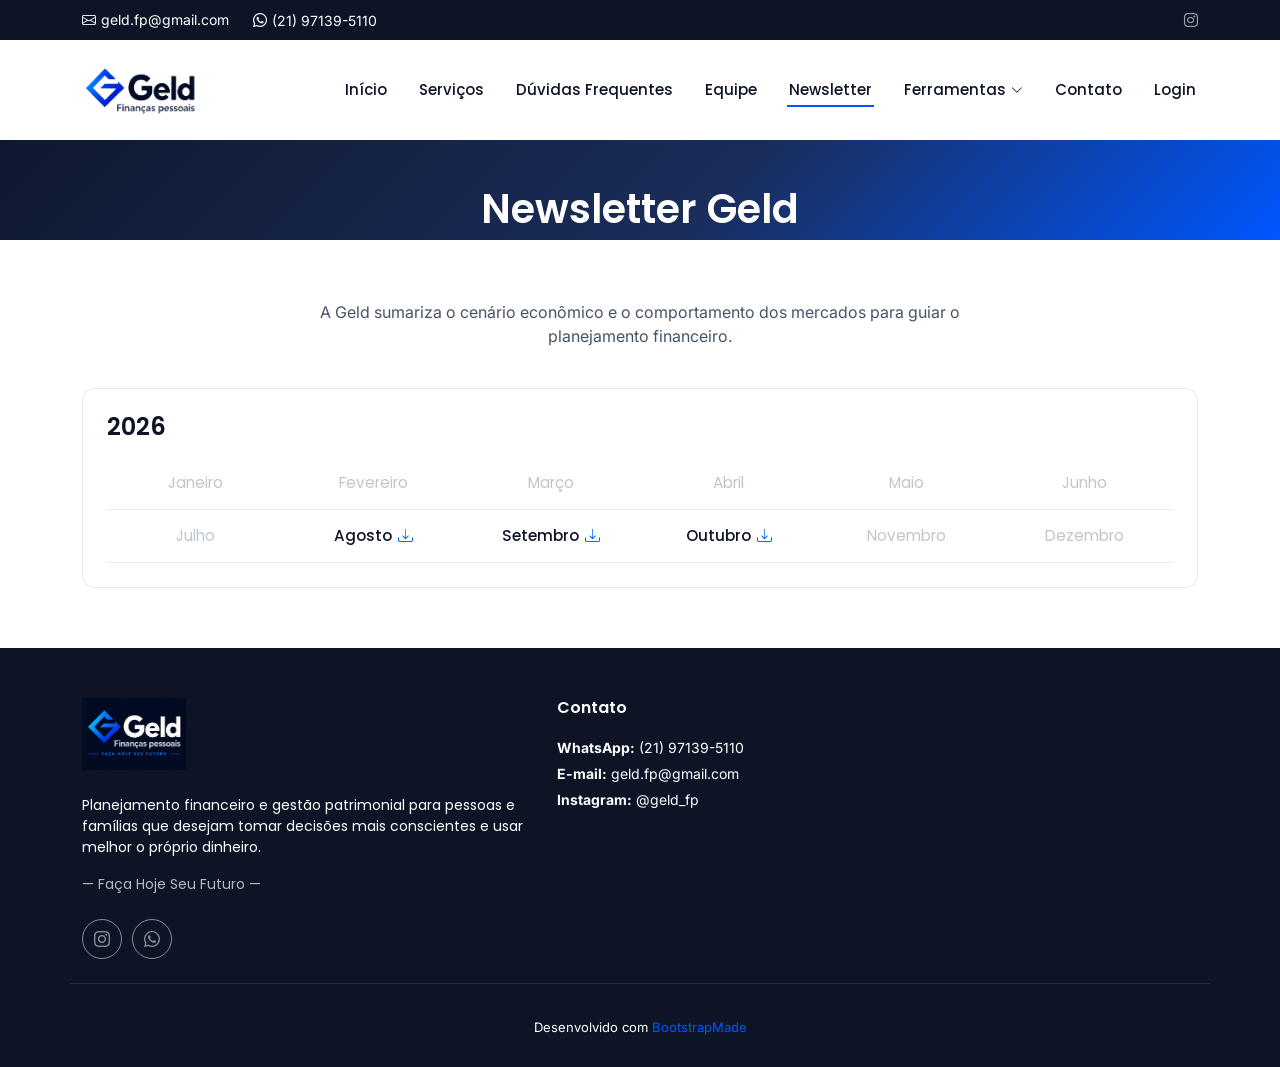
<file: docs/newsletter/index.html>
<!DOCTYPE html>
<html lang="pt-BR">

<head>
  <meta charset="utf-8">
  <meta content="width=device-width, initial-scale=1.0" name="viewport">
  <title>Newsletter Mensal | Geld Finanças Pessoais</title>
  <meta name="description" content="Todas as edições da newsletter mensal da Geld: análise de mercado, economia e planejamento financeiro, organizadas por ano e mês.">
  <link rel="canonical" href="https://www.geldfp.com.br/newsletter/">
  <meta property="og:type" content="website">
  <meta property="og:locale" content="pt_BR">
  <meta property="og:site_name" content="Geld Finanças Pessoais">
  <meta property="og:title" content="Newsletter Mensal | Geld Finanças Pessoais">
  <meta property="og:description" content="Todas as edições da newsletter mensal da Geld, organizadas por ano e mês.">
  <meta property="og:url" content="https://www.geldfp.com.br/newsletter/">
  <meta property="og:image" content="https://www.geldfp.com.br/img/logo_geld.png">

  <!-- Favicons -->
  <link href="../img/favicon.png" rel="icon">
  <link href="../img/apple-touch-icon.png" rel="apple-touch-icon">

  <!-- Fonts -->
  <link href="https://fonts.googleapis.com" rel="preconnect">
  <link href="https://fonts.gstatic.com" rel="preconnect" crossorigin>
  <link href="https://fonts.googleapis.com/css2?family=Poppins:wght@400;500;600;700&family=Inter:wght@400;500&display=swap" rel="stylesheet">

  <!-- Vendor CSS Files -->
  <link href="../vendor/bootstrap/css/bootstrap.min.css" rel="stylesheet">
  <link href="../vendor/bootstrap-icons/bootstrap-icons.css" rel="stylesheet">
  <link href="../vendor/aos/aos.css" rel="stylesheet">

  <!-- Main CSS File -->
  <link href="../css/main.css" rel="stylesheet">
  <link href="../css/geld.css" rel="stylesheet">
  <style>
    .nl-intro { max-width: 46rem; margin: 0 auto 2.5rem; text-align: center; }
    .nl-anos { display: flex; flex-direction: column; gap: 2rem; }
    .nl-ano { background: var(--surface-color); border: 1px solid #E4E7EC; border-radius: 12px; padding: 1.5rem; }
    .nl-ano h2 { font-family: 'Poppins', sans-serif; font-size: 1.5rem; font-weight: 600; margin-bottom: 1rem; }
    .nl-meses { display: grid; grid-template-columns: repeat(3, 1fr); }
    @media (min-width: 768px) { .nl-meses { grid-template-columns: repeat(4, 1fr); } }
    @media (min-width: 1200px) { .nl-meses { grid-template-columns: repeat(6, 1fr); } }
    .nl-mes { display: flex; align-items: center; justify-content: center; gap: .35rem; padding: .9rem .25rem; border-bottom: 1px solid #EAECF0; font-family: 'Poppins', sans-serif; font-size: .95rem; }
    .nl-mes.vazio { color: #C0C5CF; }
    a.nl-mes { color: var(--heading-color); font-weight: 500; }
    a.nl-mes i { color: var(--accent-color); }
    a.nl-mes:hover { color: var(--accent-color); }
  </style>
</head>

<body class="newsletter-page">

  <header id="header" class="header fixed-top">

    <div class="topbar d-flex align-items-center">
      <div class="container d-flex justify-content-center justify-content-md-between">
        <div class="contact-info d-flex align-items-center">
          <i class="bi bi-envelope d-flex align-items-center"><a href="mailto:geld.fp@gmail.com">geld.fp@gmail.com</a></i>
          <i class="bi bi-whatsapp d-flex align-items-center ms-4"><span>(21) 97139-5110</span></i>
        </div>
        <div class="social-links d-none d-md-flex align-items-center">
          <a href="https://instagram.com/geld_fp" class="instagram"><i class="bi bi-instagram"></i></a>
        </div>
      </div>
    </div>

    <div class="branding d-flex align-items-center">
      <div class="container position-relative d-flex align-items-center justify-content-between">
        <a href="/" class="logo d-flex align-items-center">
          <img src="../img/logo-claro.png" alt="Geld Finanças Pessoais">
        </a>

        <nav id="navmenu" class="navmenu">
  <ul>
    <li><a href="/#hero">Início</a></li>
    <li><a href="/#services">Serviços</a></li>
    <li><a href="/#how">Dúvidas Frequentes</a></li>
    <li><a href="/#team">Equipe</a></li>
    <li><a href="./" class="active">Newsletter</a></li>
    <li class="dropdown"><a href="javascript:void(0)"><span>Ferramentas</span> <i class="bi bi-chevron-down toggle-dropdown"></i></a>
      <ul>
        <li><a href="../rebalanceamento.html">Rebalanceamento de carteira</a></li>
        <li><a href="../aposentadoria.html">Simulador de aposentadoria</a></li>
      </ul>
    </li>
    <li><a href="/#contact">Contato</a></li>
    <li><a href="../login.html">Login</a></li>
  </ul>
  <i class="mobile-nav-toggle d-xl-none bi bi-list"></i>
</nav>
      </div>
    </div>

  </header>

  <main class="main">

    <div class="hero section accent-background faixa-cliente" style="height: 15rem">
      <div class="heading">
        <div class="container">
          <div class="row d-flex justify-content-center align-items-center text-center">
            <div class="col-lg-8">
              <h1 style="color:#fff; font-family:'Poppins',sans-serif; margin-block: clamp(1.5rem, 5vh, 4rem);">Newsletter Geld</h1>
            </div>
          </div>
        </div>
      </div>
    </div>

    <section id="newsletter" class="section">
      <div class="container">
        <!-- TODO: texto provisório, aguarda revisão do Cláudio -->
        <p class="nl-intro">A Geld sumariza o cenário econômico e o comportamento dos mercados para guiar o planejamento financeiro.</p>

        <div id="nl-anos" class="nl-anos"></div>
      </div>
    </section>

  </main>

  <footer id="footer" class="footer accent-background">
    <div class="container footer-top">
      <div class="row gy-4">
        <div class="col-lg-5 col-md-12 footer-about">
          <a href="/" class="logo d-flex align-items-center">
            <img src="../img/logo-escuro.webp" alt="Geld Finanças Pessoais" class="footer-logo-img">
          </a>
          <p>Planejamento financeiro e gestão patrimonial para pessoas e famílias que desejam tomar decisões mais conscientes e usar melhor o próprio dinheiro.</p>
          <p class="mt-2 footer-tagline">— Faça Hoje Seu Futuro —</p>
          <div class="social-links d-flex mt-4">
            <a href="https://instagram.com/geld_fp"><i class="bi bi-instagram"></i></a>
            <a href="https://wa.me/5521971395110"><i class="bi bi-whatsapp"></i></a>
          </div>
        </div>

        <div class="col-lg-3 col-md-12 footer-contact text-center text-md-start">
          <h4>Contato</h4>
          <p class="mt-2"><strong>WhatsApp:</strong> <span>(21) 97139-5110</span></p>
          <p><strong>E-mail:</strong> <span>geld.fp@gmail.com</span></p>
          <p><strong>Instagram:</strong> <span>@geld_fp</span></p>
        </div>
      </div>
    </div>

    <div class="container copyright text-center mt-4">
      <div class="credits">
        Desenvolvido com <a href="https://bootstrapmade.com/">BootstrapMade</a>
      </div>
    </div>
  </footer>

  <a href="#" id="scroll-top" class="scroll-top d-flex align-items-center justify-content-center"><i class="bi bi-arrow-up-short"></i></a>
  <div id="preloader"></div>

  <script src="../vendor/bootstrap/js/bootstrap.bundle.min.js"></script>
  <script src="../vendor/aos/aos.js"></script>
  <script src="../vendor/glightbox/js/glightbox.min.js"></script>
  <script src="../vendor/swiper/swiper-bundle.min.js"></script>
  <script src="../vendor/purecounter/purecounter_vanilla.js"></script>
  <script src="../vendor/imagesloaded/imagesloaded.pkgd.min.js"></script>
  <script src="../vendor/isotope-layout/isotope.pkgd.min.js"></script>
  <script src="../js/main.js"></script>
  <script>
  /* Nova edição: subir o PDF nesta pasta como MESANO.pdf (ex.: NOV2026.pdf) e incluir o mês abaixo.
     Ano novo: criar uma linha nova com o ano; a caixa aparece sozinha, mais recente no topo. */
  const EDICOES = {
    2026: ['AGO', 'SET', 'OUT'],
  };

  (function () {
    const meses = [['JAN', 'Janeiro'], ['FEV', 'Fevereiro'], ['MAR', 'Março'], ['ABR', 'Abril'],
                   ['MAI', 'Maio'], ['JUN', 'Junho'], ['JUL', 'Julho'], ['AGO', 'Agosto'],
                   ['SET', 'Setembro'], ['OUT', 'Outubro'], ['NOV', 'Novembro'], ['DEZ', 'Dezembro']];
    const alvo = document.getElementById('nl-anos');
    Object.keys(EDICOES).sort().reverse().forEach(function (ano) {
      const celulas = meses.map(function ([sigla, nome]) {
        if (EDICOES[ano].includes(sigla)) {
          return '<a class="nl-mes" href="' + sigla + ano + '.pdf" target="_blank" rel="noopener noreferrer">'
               + nome + ' <i class="bi bi-download"></i></a>';
        }
        return '<span class="nl-mes vazio">' + nome + '</span>';
      }).join('');
      alvo.insertAdjacentHTML('beforeend',
        '<div class="nl-ano" id="ano-' + ano + '"><h2>' + ano + '</h2><div class="nl-meses">' + celulas + '</div></div>');
    });
  })();
  </script>

</body>

</html>
</file>
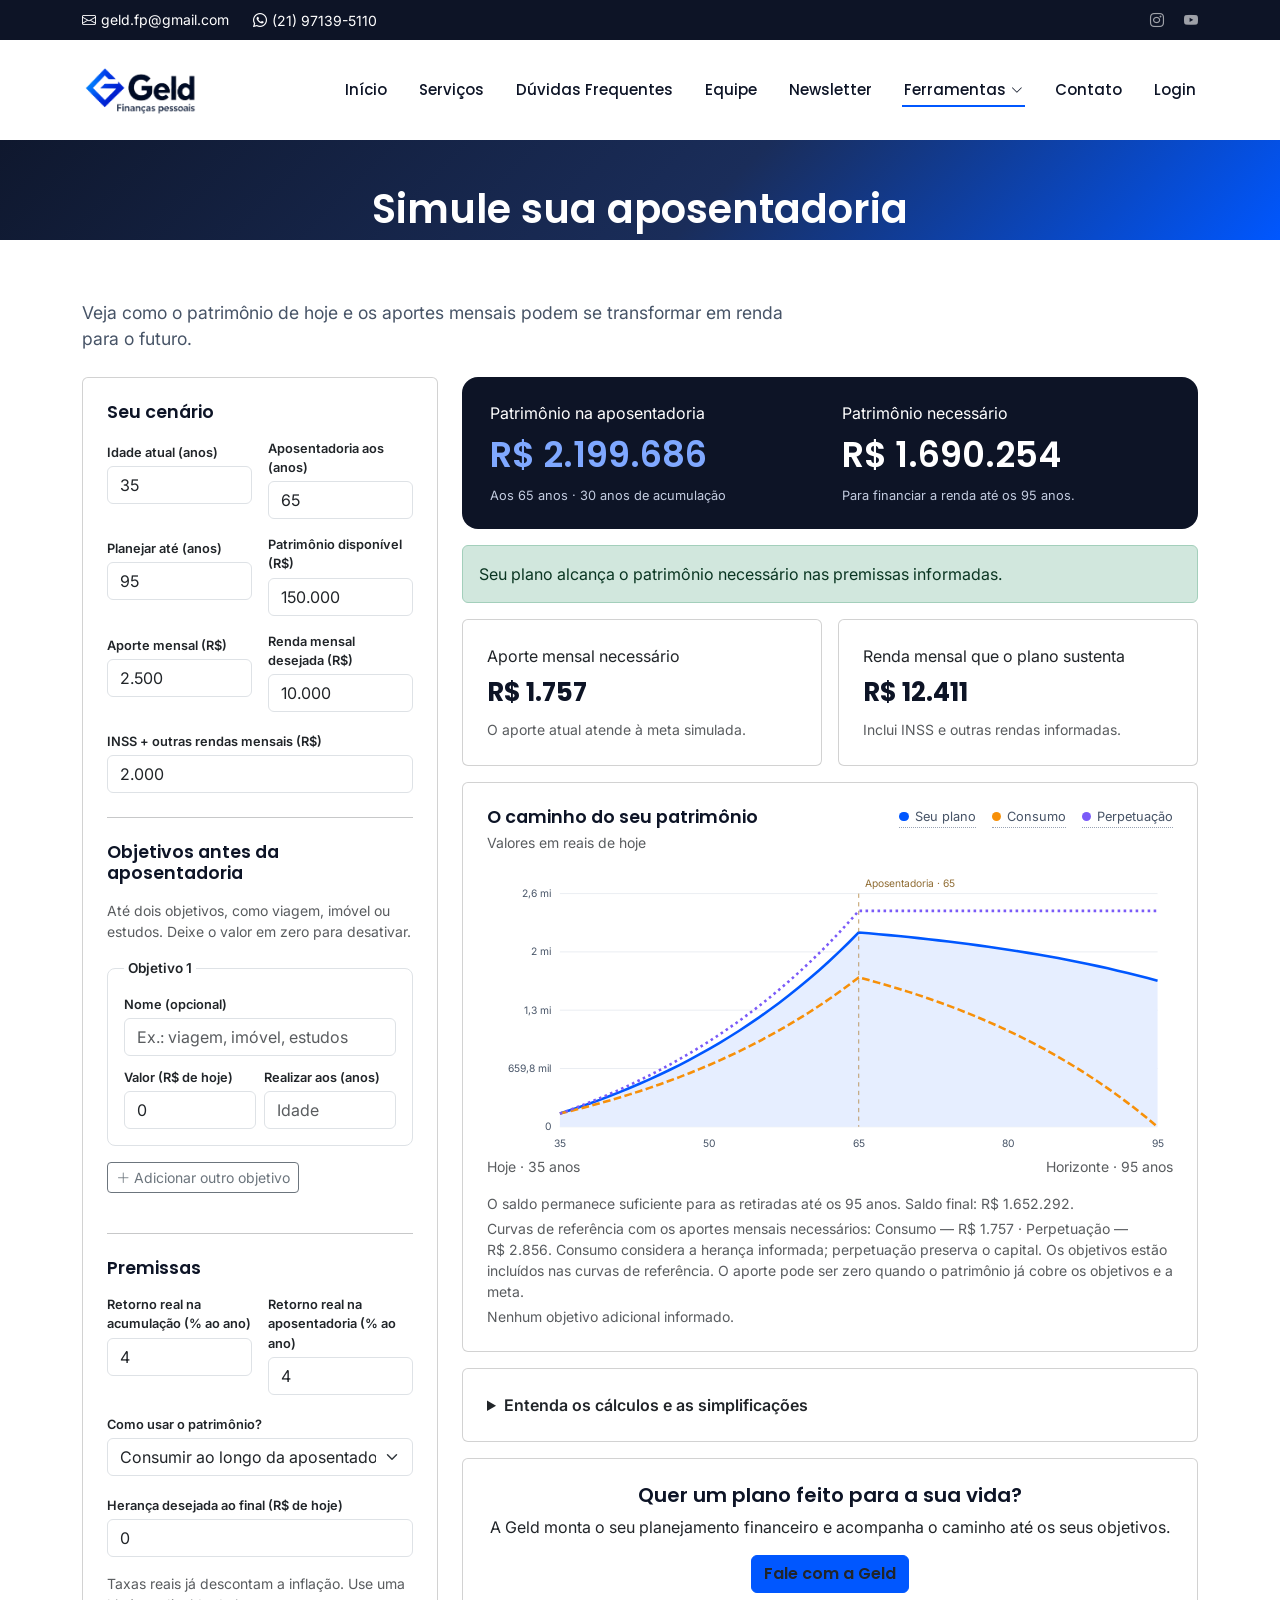
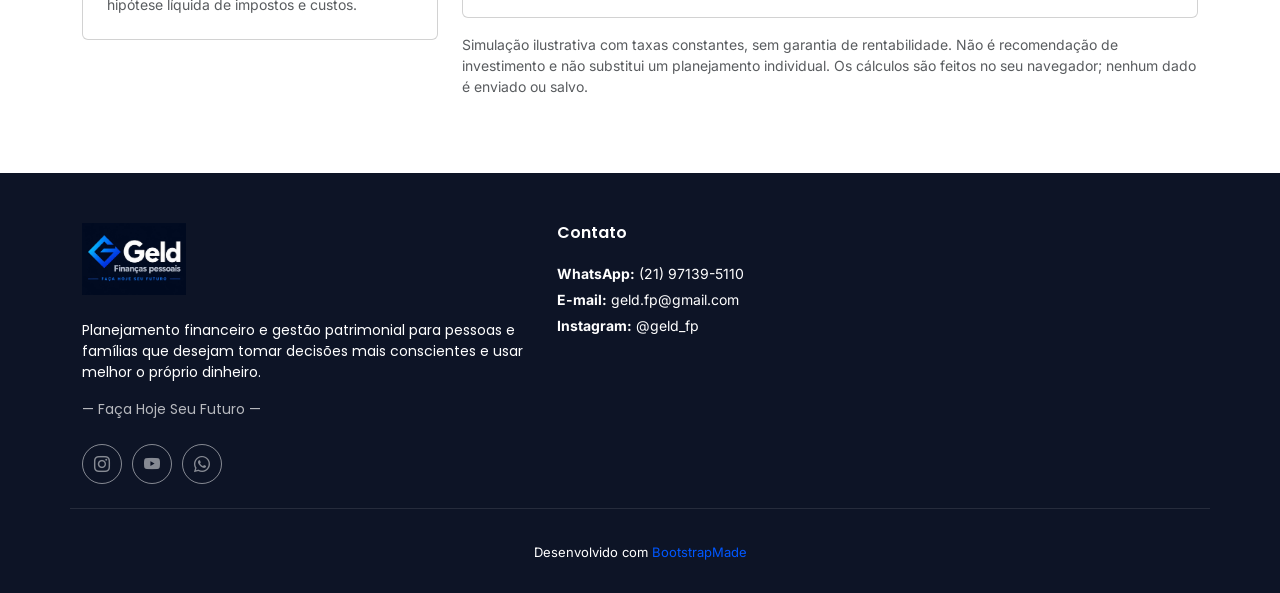
<file: docs/aposentadoria.html>
<!DOCTYPE html>
<html lang="pt-BR">

<head>
  <meta charset="utf-8">
  <meta content="width=device-width, initial-scale=1.0" name="viewport">
  <title>Simulador de Aposentadoria — Ferramenta Gratuita | Geld</title>
  <meta name="description" content="Simule quanto guardar por mês para se aposentar com a renda que você quer. Veja a evolução do patrimônio, o aporte necessário e objetivos no caminho. Gratuito e sem cadastro.">
  <link rel="canonical" href="https://www.geldfp.com.br/aposentadoria.html">
  <script type="application/ld+json">
  {"@context": "https://schema.org", "@type": "WebApplication", "name": "Simulador de Aposentadoria", "url": "https://www.geldfp.com.br/aposentadoria.html", "description": "Simule quanto guardar por mês para se aposentar com a renda que você quer. Gratuito e sem cadastro.", "applicationCategory": "FinanceApplication", "operatingSystem": "Qualquer navegador", "inLanguage": "pt-BR", "isAccessibleForFree": true, "offers": {"@type": "Offer", "price": "0", "priceCurrency": "BRL"}, "provider": {"@type": "FinancialService", "@id": "https://www.geldfp.com.br/#geld", "name": "Geld Finanças Pessoais", "url": "https://www.geldfp.com.br/"}}
  </script>
  <meta property="og:type" content="website">
  <meta property="og:locale" content="pt_BR">
  <meta property="og:site_name" content="Geld Finanças Pessoais">
  <meta property="og:title" content="Simulador de Aposentadoria — Ferramenta Gratuita | Geld">
  <meta property="og:description" content="Simule quanto guardar por mês para se aposentar com a renda que você quer. Veja a evolução do patrimônio, o aporte necessário e objetivos no caminho. Gratuito e sem cadastro.">
  <meta property="og:url" content="https://www.geldfp.com.br/aposentadoria.html">
  <meta property="og:image" content="https://www.geldfp.com.br/img/logo_geld.png">

  <!-- Favicons -->
  <link href="img/favicon.png" rel="icon">
  <link href="img/apple-touch-icon.png" rel="apple-touch-icon">

  <!-- Fonts -->
  <link href="https://fonts.googleapis.com" rel="preconnect">
  <link href="https://fonts.gstatic.com" rel="preconnect" crossorigin>
  <link href="https://fonts.googleapis.com/css2?family=Poppins:wght@400;500;600;700&family=Inter:wght@400;500&display=swap" rel="stylesheet">

  <!-- Vendor CSS Files -->
  <link href="vendor/bootstrap/css/bootstrap.min.css" rel="stylesheet">
  <link href="vendor/bootstrap-icons/bootstrap-icons.css" rel="stylesheet">
  <link href="vendor/aos/aos.css" rel="stylesheet">
  <link href="vendor/glightbox/css/glightbox.min.css" rel="stylesheet">
  <link href="vendor/swiper/swiper-bundle.min.css" rel="stylesheet">

  <!-- Main CSS File -->
  <link href="css/main.css" rel="stylesheet">
  <link href="css/geld.css" rel="stylesheet">
  <link href="css/aposentadoria.css" rel="stylesheet">
</head>

<body class="aposentadoria-page">

  <header id="header" class="header fixed-top">

    <div class="topbar d-flex align-items-center">
      <div class="container d-flex justify-content-center justify-content-md-between">
        <div class="contact-info d-flex align-items-center">
          <i class="bi bi-envelope d-flex align-items-center"><a href="mailto:geld.fp@gmail.com">geld.fp@gmail.com</a></i>
          <i class="bi bi-whatsapp d-flex align-items-center ms-4"><span>(21) 97139-5110</span></i>
        </div>
        <div class="social-links d-none d-md-flex align-items-center">
          <a href="https://instagram.com/geld_fp" class="instagram"><i class="bi bi-instagram"></i></a>
          <a href="https://www.youtube.com/@Geld_fp" class="youtube" target="_blank" rel="noopener"><i class="bi bi-youtube"></i></a>
        </div>
      </div>
    </div>

    <div class="branding d-flex align-items-center">
      <div class="container position-relative d-flex align-items-center justify-content-between">
        <a href="/" class="logo d-flex align-items-center">
          <img src="img/logo-claro.png" alt="Geld Finanças Pessoais">
        </a>

        <nav id="navmenu" class="navmenu">
  <ul>
    <li><a href="/#hero">Início</a></li>
    <li><a href="/#services">Serviços</a></li>
    <li><a href="/#how">Dúvidas Frequentes</a></li>
    <li><a href="/#team">Equipe</a></li>
    <li><a href="newsletter/">Newsletter</a></li>
    <li class="dropdown"><a href="javascript:void(0)" class="active"><span>Ferramentas</span> <i class="bi bi-chevron-down toggle-dropdown"></i></a>
      <ul>
        <li><a href="rebalanceamento.html">Rebalanceamento de carteira</a></li>
        <li><a href="aposentadoria.html">Simulador de aposentadoria</a></li>
      </ul>
    </li>
    <li><a href="/#contact">Contato</a></li>
    <li><a href="login.html">Login</a></li>
  </ul>
  <i class="mobile-nav-toggle d-xl-none bi bi-list"></i>
</nav>
      </div>
    </div>

  </header>



  <main class="main">

    <div class="hero section accent-background faixa-cliente" style="height: 15rem">
      <div class="heading">
        <div class="container">
          <div class="row d-flex justify-content-center align-items-center text-center">
            <div class="col-lg-8">
              <h1 style="color:#fff; font-family:'Poppins',sans-serif; margin-block: clamp(1.5rem, 5vh, 4rem);">Simule sua aposentadoria</h1>
            </div>
          </div>
        </div>
      </div>
    </div>

    <section id="aposentadoria" class="section apos">
      <div class="container">
        <p class="apos-intro mb-4">Veja como o patrimônio de hoje e os aportes mensais podem se transformar em renda para o futuro.</p>
        <div class="row g-4 align-items-start">

          <!-- Entradas -->
          <div class="col-lg-4">
            <div class="card">
              <div class="card-body p-4">
                <form id="apos-form" novalidate>
                  <h4>Seu cenário</h4>
                  <div class="row g-3" id="apos-campos"></div>

                  <hr class="my-4">
                  <h4>Objetivos antes da aposentadoria</h4>
                  <p class="small text-muted">Até dois objetivos, como viagem, imóvel ou estudos. Deixe o valor em zero para desativar.</p>
                  <fieldset class="apos-objetivo mb-3">
                    <legend>Objetivo 1</legend>
                    <div class="mb-2">
                      <label class="form-label" for="apos-goalName1">Nome (opcional)</label>
                      <input class="form-control" id="apos-goalName1" maxlength="60" placeholder="Ex.: viagem, imóvel, estudos">
                    </div>
                    <div class="row g-2">
                      <div class="col-6"><label class="form-label" for="apos-goalValue1">Valor (R$ de hoje)</label>
                        <input class="form-control" id="apos-goalValue1" type="text" inputmode="decimal" data-money="opcional" value="0"></div>
                      <div class="col-6"><label class="form-label" for="apos-goalAge1">Realizar aos (anos)</label>
                        <input class="form-control" id="apos-goalAge1" type="number" min="19" max="99" step="1" placeholder="Idade"></div>
                    </div>
                  </fieldset>
                  <button type="button" class="btn btn-outline-secondary btn-sm mb-3" id="apos-addGoal2"><i class="bi bi-plus-lg"></i> Adicionar outro objetivo</button>
                  <fieldset class="apos-objetivo mb-3" id="apos-goal2" hidden>
                    <legend>Objetivo 2</legend>
                    <div class="mb-2">
                      <label class="form-label" for="apos-goalName2">Nome (opcional)</label>
                      <input class="form-control" id="apos-goalName2" maxlength="60" placeholder="Ex.: viagem, imóvel, estudos">
                    </div>
                    <div class="row g-2">
                      <div class="col-6"><label class="form-label" for="apos-goalValue2">Valor (R$ de hoje)</label>
                        <input class="form-control" id="apos-goalValue2" type="text" inputmode="decimal" data-money="opcional" value="0"></div>
                      <div class="col-6"><label class="form-label" for="apos-goalAge2">Realizar aos (anos)</label>
                        <input class="form-control" id="apos-goalAge2" type="number" min="19" max="99" step="1" placeholder="Idade"></div>
                    </div>
                    <button type="button" class="btn btn-link btn-sm text-danger p-0 mt-2" id="apos-removeGoal2"><i class="bi bi-x-lg"></i> Remover objetivo</button>
                  </fieldset>

                  <hr class="my-4">
                  <h4>Premissas</h4>
                  <div class="row g-3 mb-3" id="apos-premissas"></div>
                  <div class="mb-3">
                    <label class="form-label" for="apos-mode">Como usar o patrimônio?</label>
                    <select class="form-select" id="apos-mode">
                      <option value="consume">Consumir ao longo da aposentadoria</option>
                      <option value="preserve">Preservar o patrimônio</option>
                    </select>
                  </div>
                  <div class="mb-3" id="apos-legacyField">
                    <label class="form-label" for="apos-legacy">Herança desejada ao final (R$ de hoje)</label>
                    <input class="form-control" id="apos-legacy" type="text" inputmode="decimal" data-money="opcional" value="0">
                  </div>
                  <p class="small text-muted mb-0">Taxas reais já descontam a inflação. Use uma hipótese líquida de impostos e custos.</p>
                </form>
              </div>
            </div>
          </div>

          <!-- Resultados -->
          <div class="col-lg-8" aria-label="Resultados">
            <div id="apos-error" class="alert alert-danger" role="alert" hidden></div>
            <div id="apos-output">
              <div class="apos-destaque mb-3">
                <div>
                  <div>Patrimônio na aposentadoria</div>
                  <div class="apos-grande apos-realce" id="apos-wealth"></div>
                  <div class="apos-ajuda" id="apos-horizon"></div>
                </div>
                <div>
                  <div>Patrimônio necessário</div>
                  <div class="apos-grande" id="apos-target"></div>
                  <div class="apos-ajuda" id="apos-targetHelp"></div>
                </div>
              </div>

              <div id="apos-status" class="alert mb-3" aria-live="polite"></div>

              <div class="row g-3 mb-3">
                <div class="col-md-6">
                  <div class="card h-100"><div class="card-body p-4 apos-metrica">
                    <span>Aporte mensal necessário</span>
                    <strong id="apos-required"></strong>
                    <span class="small text-muted" id="apos-extra"></span>
                  </div></div>
                </div>
                <div class="col-md-6">
                  <div class="card h-100"><div class="card-body p-4 apos-metrica">
                    <span>Renda mensal que o plano sustenta</span>
                    <strong id="apos-income"></strong>
                    <span class="small text-muted">Inclui INSS e outras rendas informadas.</span>
                  </div></div>
                </div>
              </div>

              <div class="card mb-3">
                <div class="card-body p-4">
                  <div class="d-md-flex justify-content-between align-items-start gap-3">
                    <div>
                      <h4 class="mb-1">O caminho do seu patrimônio</h4>
                      <p class="small text-muted mb-2">Valores em reais de hoje</p>
                    </div>
                    <div class="apos-legenda">
                      <span data-serie="Seu plano"><i class="apos-ponto" style="background:#0057FF"></i>Seu plano</span>
                      <span data-serie="Consumo"><i class="apos-ponto" style="background:#F79009"></i>Consumo</span>
                      <span data-serie="Perpetuação"><i class="apos-ponto" style="background:#7A5AF8"></i>Perpetuação</span>
                    </div>
                  </div>
                  <svg class="apos-grafico" id="apos-chart" viewBox="0 0 800 330" role="img" aria-label="Evolução do patrimônio por idade"></svg>
                  <div class="d-flex justify-content-between small text-muted"><span id="apos-chartStart"></span><span id="apos-chartEnd"></span></div>
                  <p class="small text-muted mt-3 mb-1" id="apos-depletion"></p>
                  <p class="small text-muted mb-1" id="apos-references"></p>
                  <p class="small text-muted mb-0" id="apos-goalSummary"></p>
                </div>
              </div>

              <div class="card mb-3">
                <div class="card-body p-4">
                  <details>
                    <summary>Entenda os cálculos e as simplificações</summary>
                    <ul class="small text-muted mt-2">
                      <li>A taxa real anual é convertida em mensal por (1 + taxa anual)^(1/12) − 1. Aportes e retiradas ocorrem no fim de cada mês.</li>
                      <li>O aporte mantém seu poder de compra: deve ser reajustado pela inflação ao longo do tempo. As rendas informadas também são constantes em termos reais e começam na aposentadoria.</li>
                      <li>No modo de consumo, o capital necessário financia a diferença entre a renda desejada e as outras rendas até a idade final, além da herança. No modo de preservação, essa diferença é coberta pelos juros reais mensais, sem consumir o principal.</li>
                      <li>O gráfico usa o aporte informado e, na aposentadoria, retira a diferença de renda. Quando as outras rendas cobrem o objetivo, não há retiradas nem novos aportes. O saldo mínimo é zero; eventuais necessidades após o esgotamento não são financiadas.</li>
                      <li>Os dois objetivos são retiradas pontuais ao fim do mês em que se atinge a idade indicada, após o aporte. O aporte necessário também garante recursos nas datas dos objetivos. Não contempla dívidas, outras alterações de fluxo, variações de mercado ou regras específicas de tributação e benefícios. A herança só é considerada no modo de consumo.</li>
                    </ul>
                  </details>
                </div>
              </div>
            </div>

            <div class="card mb-3 apos-cta">
              <div class="card-body p-4 text-center">
                <h5>Quer um plano feito para a sua vida?</h5>
                <p class="mb-3">A Geld monta o seu planejamento financeiro e acompanha o caminho até os seus objetivos.</p>
                <a class="btn btn-get-started" target="_blank" rel="noopener"
                   href="https://wa.me/5521971395110?text=Ol%C3%A1%2C%20usei%20o%20simulador%20de%20aposentadoria%20e%20quero%20saber%20mais.">Fale com a Geld</a>
              </div>
            </div>

            <p class="small text-muted">Simulação ilustrativa com taxas constantes, sem garantia de rentabilidade. Não é recomendação de investimento
              e não substitui um planejamento individual. Os cálculos são feitos no seu navegador; nenhum dado é enviado ou salvo.</p>
          </div>

        </div>
      </div>
    </section>

  </main>


  <footer id="footer" class="footer accent-background">
    <div class="container footer-top">
      <div class="row gy-4">
        <div class="col-lg-5 col-md-12 footer-about">
          <a href="/" class="logo d-flex align-items-center">
            <img src="img/logo-escuro.webp" alt="Geld Finanças Pessoais" class="footer-logo-img">
          </a>
          <p>Planejamento financeiro e gestão patrimonial para pessoas e famílias que desejam tomar decisões mais conscientes e usar melhor o próprio dinheiro.</p>
          <p class="mt-2 footer-tagline">— Faça Hoje Seu Futuro —</p>
          <div class="social-links d-flex mt-4">
            <a href="https://instagram.com/geld_fp"><i class="bi bi-instagram"></i></a>
            <a href="https://www.youtube.com/@Geld_fp" target="_blank" rel="noopener"><i class="bi bi-youtube"></i></a>
            <a href="https://wa.me/5521971395110"><i class="bi bi-whatsapp"></i></a>
          </div>
        </div>


        <div class="col-lg-3 col-md-12 footer-contact text-center text-md-start">
          <h4>Contato</h4>
          <p class="mt-2"><strong>WhatsApp:</strong> <span>(21) 97139-5110</span></p>
          <p><strong>E-mail:</strong> <span>geld.fp@gmail.com</span></p>
          <p><strong>Instagram:</strong> <span>@geld_fp</span></p>
        </div>
      </div>
    </div>

    <div class="container copyright text-center mt-4">
      <div class="credits">
        Desenvolvido com <a href="https://bootstrapmade.com/">BootstrapMade</a>
      </div>
    </div>
  </footer>

  <a href="#" id="scroll-top" class="scroll-top d-flex align-items-center justify-content-center"><i class="bi bi-arrow-up-short"></i></a>
  <div id="preloader"></div>

  <script src="vendor/bootstrap/js/bootstrap.bundle.min.js"></script>
  <!-- <script src="vendor/php-email-form/validate.js"></script> -->
  <script src="vendor/aos/aos.js"></script>
  <script src="vendor/glightbox/js/glightbox.min.js"></script>
  <script src="vendor/swiper/swiper-bundle.min.js"></script>
  <script src="vendor/purecounter/purecounter_vanilla.js"></script>
  <script src="vendor/imagesloaded/imagesloaded.pkgd.min.js"></script>
  <script src="vendor/isotope-layout/isotope.pkgd.min.js"></script>
  <script src="js/menu_cliente.js"></script>
  <script src="js/main.js"></script>
  <script src="js/aposentadoria.js"></script>

</body>

</html>
</file>
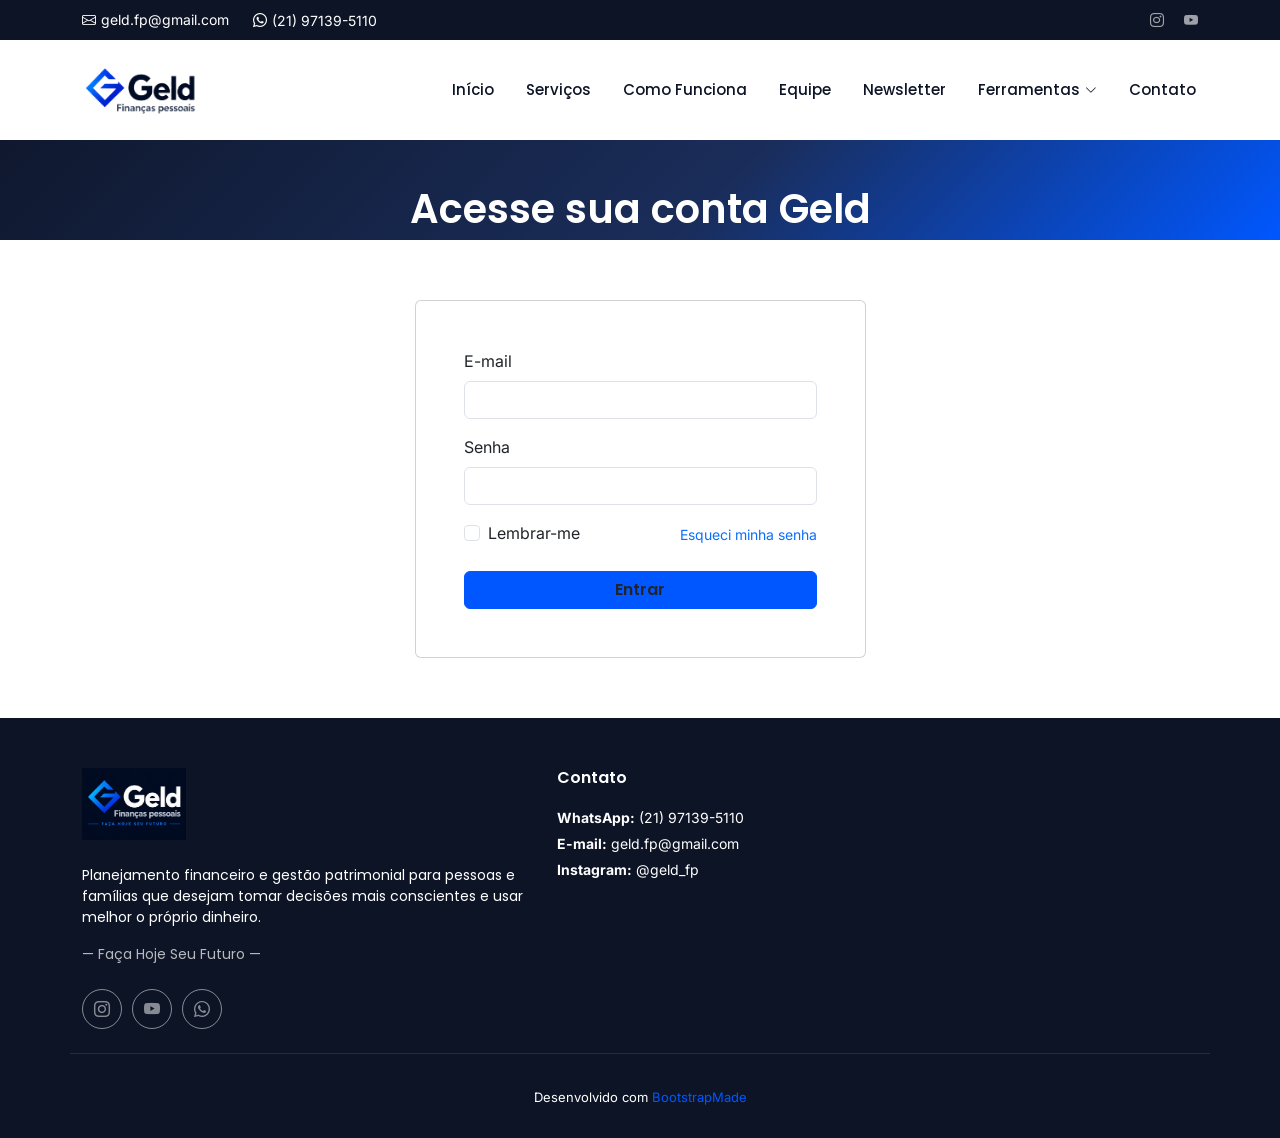
<file: docs/cliente_dashboard.html>
<!DOCTYPE html>
<html lang="pt-BR">

<head>
  <meta charset="utf-8">
  <meta content="width=device-width, initial-scale=1.0" name="viewport">
  <title>Área do Cliente — Geld Finanças Pessoais</title>
  <meta name="description" content="Acesse a área do cliente Geld para acompanhar a evolução do seu patrimônio e objetivos.">

  <!-- Favicons -->
  <link href="img/favicon.png" rel="icon">
  <link href="img/apple-touch-icon.png" rel="apple-touch-icon">

  <!-- Fonts -->
  <link href="https://fonts.googleapis.com" rel="preconnect">
  <link href="https://fonts.gstatic.com" rel="preconnect" crossorigin>
  <link href="https://fonts.googleapis.com/css2?family=Poppins:wght@400;500;600;700&family=Inter:wght@400;500&display=swap" rel="stylesheet">

  <!-- Vendor CSS Files -->
  <link href="vendor/bootstrap/css/bootstrap.min.css" rel="stylesheet">
  <link href="vendor/bootstrap-icons/bootstrap-icons.css" rel="stylesheet">
  <link href="vendor/aos/aos.css" rel="stylesheet">
  <link href="vendor/glightbox/css/glightbox.min.css" rel="stylesheet">
  <link href="vendor/swiper/swiper-bundle.min.css" rel="stylesheet">

  <!-- Main CSS File -->
  <link href="css/main.css" rel="stylesheet">
  <link href="css/geld.css" rel="stylesheet">
  <style>
    #foco-destaque .card > .position-relative { flex: 1; display: flex; flex-direction: column; padding-bottom: .75rem; }
    #foco-destaque .card img { margin-bottom: .75rem; }
    #foco-destaque .progress { position: relative !important; margin: auto .75rem 0 !important; }
    .so-no-foco { display: none !important; }
    #foco-destaque .so-no-foco { display: inline !important; }
    #foco-destaque .plano { display: block !important; margin: .5rem .75rem auto; }
    #foco-destaque .plano .progress { margin: 0 !important; }
    .plano .progress-bar { background: #8FB0F5; }
    #foco-destaque .rosca-objetivo { display: block !important; margin: 1.25rem .75rem auto; }
    #foco-destaque .position-relative:has(.rosca-objetivo) > .progress { margin-top: 0 !important; }
    #foco-destaque .position-relative:has(.rosca-objetivo) > .plano { margin-bottom: 0; }
  </style>
</head>

<body class="login-page">

  <header id="header" class="header fixed-top">

    <div class="topbar d-flex align-items-center">
      <div class="container d-flex justify-content-center justify-content-md-between">
        <div class="contact-info d-flex align-items-center">
          <i class="bi bi-envelope d-flex align-items-center"><a href="mailto:geld.fp@gmail.com">geld.fp@gmail.com</a></i>
          <i class="bi bi-whatsapp d-flex align-items-center ms-4"><span>(21) 97139-5110</span></i>
        </div>
        <div class="social-links d-none d-md-flex align-items-center">
          <a href="https://instagram.com/geld_fp" class="instagram"><i class="bi bi-instagram"></i></a>
          <a href="https://www.youtube.com/@Geld_fp" class="youtube" target="_blank" rel="noopener"><i class="bi bi-youtube"></i></a>
        </div>
      </div>
    </div>

    <div class="branding d-flex align-items-center">
      <div class="container position-relative d-flex align-items-center justify-content-between">
        <a href="/" class="logo d-flex align-items-center">
          <img src="img/logo-claro.png" alt="Geld Finanças Pessoais">
        </a>

        <nav id="navmenu" class="navmenu">
          <ul>
            <li><a href="#aba-objetivos">Objetivos</a></li>
            <li><a href="#aba-patrimonio">Patrimônio e rentabilidade</a></li>
            <li class="dropdown"><a href="javascript:void(0)"><span>Ferramentas</span> <i class="bi bi-chevron-down toggle-dropdown"></i></a>
              <ul>
                <li><a href="rebalanceamento.html">Rebalanceamento de carteira</a></li>
                <li><a href="aposentadoria.html">Simulador de aposentadoria</a></li>
              </ul>
            </li>
            <li><a href="login.html" id="sair"><i class="bi bi-box-arrow-right me-1"></i>Sair</a></li>
          </ul>
          <i class="mobile-nav-toggle d-xl-none bi bi-list"></i>
        </nav>

      </div>
    </div>

  </header>

  

  <main class="main">

    <!-- Page Title -->
    <div class="hero section accent-background faixa-cliente" style="height: 15rem">
      <div class="heading"  >
        <div class="container" >
          <div class="row d-flex justify-content-center align-items-center text-center ">
            <div class="col-lg-8" >
              <h1 id="saudacao" style="color:#fff; font-family:'Poppins',sans-serif; margin-block: clamp(1.5rem, 5vh, 4rem);">Carregando...</h1>

            </div>
          </div>
        </div>
      </div>

    </div><!-- End Page Title -->

    <!-- Resumo -->
    <div class="container mt-3">
      <span id="resumo" class="d-none d-inline-block rounded-pill border bg-light text-secondary small px-3 py-1"></span>
    </div>

     <!-- Dashboard Section -->
     <section id="dashboard" class="login section pt-4">
      <div class="container section-title pb-3">
        <h2>Seus objetivos financeiros</h2>
      </div>
      <div class="container">
        <div class="row g-3 justify-content-center" id="objetivos"></div>
        <div id="foco" class="d-none">
          <div class="text-end mb-2">
            <button type="button" id="fechar-foco" class="btn btn-sm btn-outline-secondary rounded-pill"><i class="bi bi-grid"></i> Todos os objetivos</button>
          </div>
          <div class="row g-3 justify-content-center">
            <div id="foco-destaque" class="col-7 col-md-5 col-lg-3"></div>
            <div id="detalhe-objetivo" class="col-12 col-lg-6 order-last order-lg-0"></div>
            <div class="col-5 col-md-7 col-lg-3">
              <div id="foco-outros" class="row g-2"></div>
            </div>
          </div>
        </div>
      </div>
    </section>

    <section id="patrimonio" class="section pt-4 d-none"> 
      <div class="container section-title pb-3">
        <h2>Seu patrimônio</h2>
      </div>
      <div class="container">
        <div class="row justify-content-center align-items-center">
          <div class="col-auto d-none d-lg-block">
            <button class="btn btn-link" data-bs-target="#carrossel-graficos" data-bs-slide="prev" aria-label="Anterior">
              <i class="bi bi-chevron-left fs-1"></i>
            </button>
          </div>
          <div class="col-lg-8">
            <div id="periodo-graficos" class="d-flex justify-content-center gap-2 mb-3"></div>
            <div id="carrossel-graficos" class="carousel slide" data-bs-interval="false">
              <div class="carousel-inner">
                <div class="carousel-item active">
                  <div class="text-center mb-2">
                    <div id="leitura-titulo" class="small text-secondary"></div>
                    <span id="leitura-valor" class="d-inline-block rounded-pill border bg-light small fw-semibold px-3 py-1"></span>
                  </div>
                  <div id="grafico-reais" style="height: 360px;"></div>
                  <div id="legenda-reais" class="d-flex flex-wrap justify-content-center align-items-center gap-2 mb-2"></div>
                  <div id="linha-aportes" class="small text-secondary text-center mb-0">
                    <span id="comparacao-reais"></span>
                    <span data-bs-toggle="tooltip" data-bs-html="true" data-bs-title="<p class='text-start mb-2'><b>TWR:</b> rendimento da carteira.</p><p class='text-start mb-2'><b>MWR:</b> rendimento considerando período e montante dos aportes.</p><p class='text-start mb-0'><b>Efeito dos aportes:</b> MWR − TWR.</p>" tabindex="0" style="cursor: help;"><i class="bi bi-info-circle"></i></span>
                  </div>
                </div>
                <div class="carousel-item">
                  <div class="text-center mb-2">
                    <div class="small text-secondary">Retorno acumulado (%)</div>
                    <div id="comparacao-retorno" class="d-flex flex-wrap justify-content-center gap-2"></div>
                  </div>
                  <div id="grafico-retorno" style="height: 360px;"></div>
                  <div id="legenda-retorno" class="d-flex flex-wrap justify-content-center align-items-center gap-2 mb-2"></div>
                  <p class="small text-secondary text-center mb-0">
                    <span data-bs-toggle="tooltip" data-bs-title="Quanto a carteira rendeu mês a mês. As linhas pontilhadas são referências que você liga e desliga nos botões: IPCA, CDI e Ibovespa. Acima do gráfico, o rendimento da carteira comparado a cada referência ligada, por ano. Acima do IPCA, seu dinheiro ganhou poder de compra." tabindex="0" style="cursor: help;">Rendimento da gestão <i class="bi bi-info-circle"></i></span>
                  </p>
                </div>
              </div>
            </div>
          </div>
          <div class="col-auto d-none d-lg-block">
            <button class="btn btn-link" data-bs-target="#carrossel-graficos" data-bs-slide="next" aria-label="Próximo">
              <i class="bi bi-chevron-right fs-1"></i>
            </button>
          </div>
        </div>
      </div>
    </section>

  </main>

  <footer id="footer" class="footer accent-background">
    <div class="container footer-top">
      <div class="row gy-4">
        <div class="col-lg-5 col-md-12 footer-about">
          <a href="/" class="logo d-flex align-items-center">
            <img src="img/logo-escuro.webp" alt="Geld Finanças Pessoais" class="footer-logo-img">
          </a>
          <p>Planejamento financeiro e gestão patrimonial para pessoas e famílias que desejam tomar decisões mais conscientes e usar melhor o próprio dinheiro.</p>
          <p class="mt-2 footer-tagline">— Faça Hoje Seu Futuro —</p>
          <div class="social-links d-flex mt-4">
            <a href="https://instagram.com/geld_fp"><i class="bi bi-instagram"></i></a>
            <a href="https://www.youtube.com/@Geld_fp" target="_blank" rel="noopener"><i class="bi bi-youtube"></i></a>
            <a href="https://wa.me/5521971395110"><i class="bi bi-whatsapp"></i></a>
          </div>
        </div>
      

        <div class="col-lg-3 col-md-12 footer-contact text-center text-md-start">
          <h4>Contato</h4>
          <p class="mt-2"><strong>WhatsApp:</strong> <span>(21) 97139-5110</span></p>
          <p><strong>E-mail:</strong> <span>geld.fp@gmail.com</span></p>
          <p><strong>Instagram:</strong> <span>@geld_fp</span></p>
        </div>
      </div>
    </div>

    <div class="container copyright text-center mt-4">
      <div class="credits">
        Desenvolvido com <a href="https://bootstrapmade.com/">BootstrapMade</a>
      </div>
    </div>
  </footer>

  <a href="#" id="scroll-top" class="scroll-top d-flex align-items-center justify-content-center"><i class="bi bi-arrow-up-short"></i></a>
  <div id="preloader"></div>

  <script src="vendor/bootstrap/js/bootstrap.bundle.min.js"></script>
  <!-- <script src="vendor/php-email-form/validate.js"></script> -->
  <script src="vendor/aos/aos.js"></script>
  <script src="vendor/glightbox/js/glightbox.min.js"></script>
  <script src="vendor/swiper/swiper-bundle.min.js"></script>
  <script src="vendor/purecounter/purecounter_vanilla.js"></script>
  <script src="vendor/imagesloaded/imagesloaded.pkgd.min.js"></script>
  <script src="vendor/isotope-layout/isotope.pkgd.min.js"></script>
  <script src="js/main.js"></script>
  <script src="https://cdn.plot.ly/plotly-basic-2.35.2.min.js"></script>
  <script src="js/cliente_graficos.js?v=20261117c"></script>
  <script src="js/cliente_resumo.js?v=20261111"></script>
  <script src="js/cliente_secoes.js?v=20261125"></script>
  <script src="js/cliente_objetivo.js?v=20261125b"></script>
  <script src="js/cliente_alocacao.js?v=20261125b"></script>
  <script>
  const API = location.hostname.endsWith('geldfp.com.br')
  ? 'https://geld.pythonanywhere.com'
  : 'http://127.0.0.1:5000';
  
  if (location.hash.startsWith('#ver=')) {
    sessionStorage.setItem('geld_token', location.hash.slice(5));
    history.replaceState(null, '', location.pathname);
  }
  const token = sessionStorage.getItem('geld_token');

  function voltarParaLogin() {
    sessionStorage.removeItem('geld_token');
    window.location.href = 'login.html';
  }

   const brl = v => v.toLocaleString('pt-BR', { style: 'currency', currency: 'BRL' });
   const FOTOS = [
    ['casamento', ['casamento','matrimonio','casar']],
    ['casa',   ['casa', 'apartamento', 'imovel']],
    ['carro',  ['carro', 'veiculo']],
    ['viagem', ['viagem', 'ferias']],
    ['curso',  ['curso', 'educacao', 'estudo']],
    ['filho',  ['filho', 'filha', 'bebe']],
    ['consulta', ['consulta', 'cirurgia', 'saude']],
    ['aposentadoria', ['aposentadoria', 'previdencia', 'independencia']],
    ['negocio', ['negocio', 'clinica', 'empresa']],
    ['caixa', ['caixa','emergencia', 'reserva']],

    ['conserto', ['conserto','reparo', 'arrumar']],
    ['emergencia', ['emergencia','eventualidade', 'surpresa']],
    ['empreender', ['empreender','empreendimento', 'empreendedorismo']],
    ['faculdade', ['faculdade','escola', 'colegio']],
    ['reforma', ['reforma','mobilia', 'sofa', 'renovacao']],

  ];

  function semAcento(texto) {
    return texto.normalize('NFD').replace(/[\u0300-\u036f]/g, '').toLowerCase();
  }

  function fotoDoObjetivo(nome) {
    const limpo = semAcento(nome);
    for (const [arquivo, palavras] of FOTOS) {
      if (palavras.some(p => limpo.includes(p))) return 'img/objetivos/' + arquivo + '.webp';
    }
    return 'img/objetivos/generico.webp';
  }

  const TOLERANCIA_RITMO = 0.02;
  const EXPLICA_PLANO = '<b>Você:</b> quanto este objetivo já tem, em relação ao valor corrigido.<br>'
    + '<b>Plano:</b> quanto deveria ter hoje com aportes iguais todo mês desde o início, rendendo IPCA + 3,5% ao ano.<br>'
    + 'No começo, direcionamos a maior parte dos aportes para os objetivos mais próximos. '
    + 'Por isso é normal os mais distantes aparecerem atrasados nessa fase.';
  function situacaoNoPlano(atual, ideal, alvo) {
    if (ideal == null || !alvo) return null;
    const marca = Math.min(100, ideal / alvo * 100);
    const diferenca = atual - ideal;
    const reais = Math.abs(diferenca).toLocaleString('pt-BR', { style: 'currency', currency: 'BRL', maximumFractionDigits: 0 });
    const pctTexto = (ideal / alvo * 100).toLocaleString('pt-BR', { maximumFractionDigits: 1 }) + '%';
    if (Math.abs(diferenca) <= ideal * TOLERANCIA_RITMO) return { marca, pctTexto, texto: 'No ritmo do plano' };
    return { marca, pctTexto, texto: (diferenca > 0 ? 'Adiantado ' : 'Atrasado ') + reais + ' em relação ao plano' };
  }

  async function carregarObjetivos() {
    const resposta = await fetch(API + '/api/cliente/snapshots', {
      headers: { Authorization: 'Bearer ' + token },
    });
    if (resposta.status === 401) return voltarParaLogin();
    const dados = await resposta.json();
    const area = document.getElementById('objetivos');

    if (dados.objetivos.length === 0) {
      area.innerHTML = '<p class="text-center">Seus objetivos aparecerão aqui após a próxima atualização da sua carteira.</p>';
      return;
    }

    for (const obj of dados.objetivos) {
      const atual = obj.pontos[obj.pontos.length - 1].valor;
      const pct = obj.valor_alvo ? atual / obj.valor_alvo * 100 : 0;
      const cor = pct >= 100 ? 'bg-success' : '';
      const pctTexto = pct.toLocaleString('pt-BR', { maximumFractionDigits: 1 }) + '%';
      const ritmo = situacaoNoPlano(atual, obj.valor_ideal, obj.valor_alvo);
      area.innerHTML += `
        <div class="col-6 col-md-3 col-lg-2">
          <div class="card h-100 overflow-hidden">
            <div class="position-relative">
              <img src="${fotoDoObjetivo(obj.nome)}" class="w-100 object-fit-cover" style="aspect-ratio: 1 / 1" alt="">
              <div class="progress bg-secondary rounded-pill position-absolute bottom-0 start-0 end-0 m-2" style="height: 1.75rem">
                <div class="progress-bar rounded-pill ${cor}" style="width: ${Math.min(100, pct)}%"></div>
                <span class="position-absolute top-50 start-0 translate-middle-y ms-3 fw-bold text-white"><span class="so-no-foco">Você </span>${pctTexto}</span>
              </div>
              ${ritmo ? `
              <div class="plano so-no-foco">
                <div class="progress bg-secondary rounded-pill" style="height: 1.75rem">
                  <div class="progress-bar rounded-pill" style="width: ${ritmo.marca}%"></div>
                  <span class="position-absolute top-50 start-0 translate-middle-y ms-3 fw-bold text-white">Plano ${ritmo.pctTexto}</span>
                </div>
                <small class="d-block text-center text-secondary mt-2">${ritmo.texto}
                  <span data-bs-toggle="tooltip" data-bs-html="true" data-bs-title="${EXPLICA_PLANO}" style="cursor: help;"><i class="bi bi-info-circle"></i></span>
                </small>
              </div>` : ''}
            </div>
            <div class="card-body p-3">
              <h6 class="mb-1">${obj.nome}</h6>
              <small>${brl(atual)}${obj.valor_alvo ? ' de ' + brl(obj.valor_alvo) : ''}</small>
            </div>
          </div>
        </div>`;
    }
    area.querySelectorAll('[data-bs-toggle="tooltip"]').forEach(el => new bootstrap.Tooltip(el));
    ligarObjetivos(dados.objetivos);
  }

  async function carregar() {
    if (!token) return voltarParaLogin();
    try {
      const resposta = await fetch(API + '/api/cliente/me', {
        headers: { Authorization: 'Bearer ' + token },
      });
      if (resposta.status === 401) return voltarParaLogin();
      const dados = await resposta.json();
       document.getElementById('saudacao').textContent = 'Olá, ' + dados.nome.trim().split(' ')[0];
      await carregarObjetivos();
      carregarGraficos();
      carregarResumo();
    } catch (e) {
      document.getElementById('saudacao').textContent = 'Não foi possível conectar. Tente mais tarde.';
    }
  }

  document.getElementById('sair').addEventListener('click', voltarParaLogin);
  carregar();
</script>
<script>
(function () {
  var nav = document.getElementById('navmenu');
  var mq = window.matchMedia('(max-width: 1199px)');
  nav.addEventListener('click', function (e) {
    var link = e.target.closest('.dropdown > a');
    if (!link) return;
    e.preventDefault();
    if (e.target.closest('.toggle-dropdown')) return;
    e.stopPropagation();
    if (mq.matches) {
      link.classList.toggle('active');
      link.nextElementSibling.classList.toggle('dropdown-active');
    }
  }, true);
})();
</script>
</body>

</html>
</file>
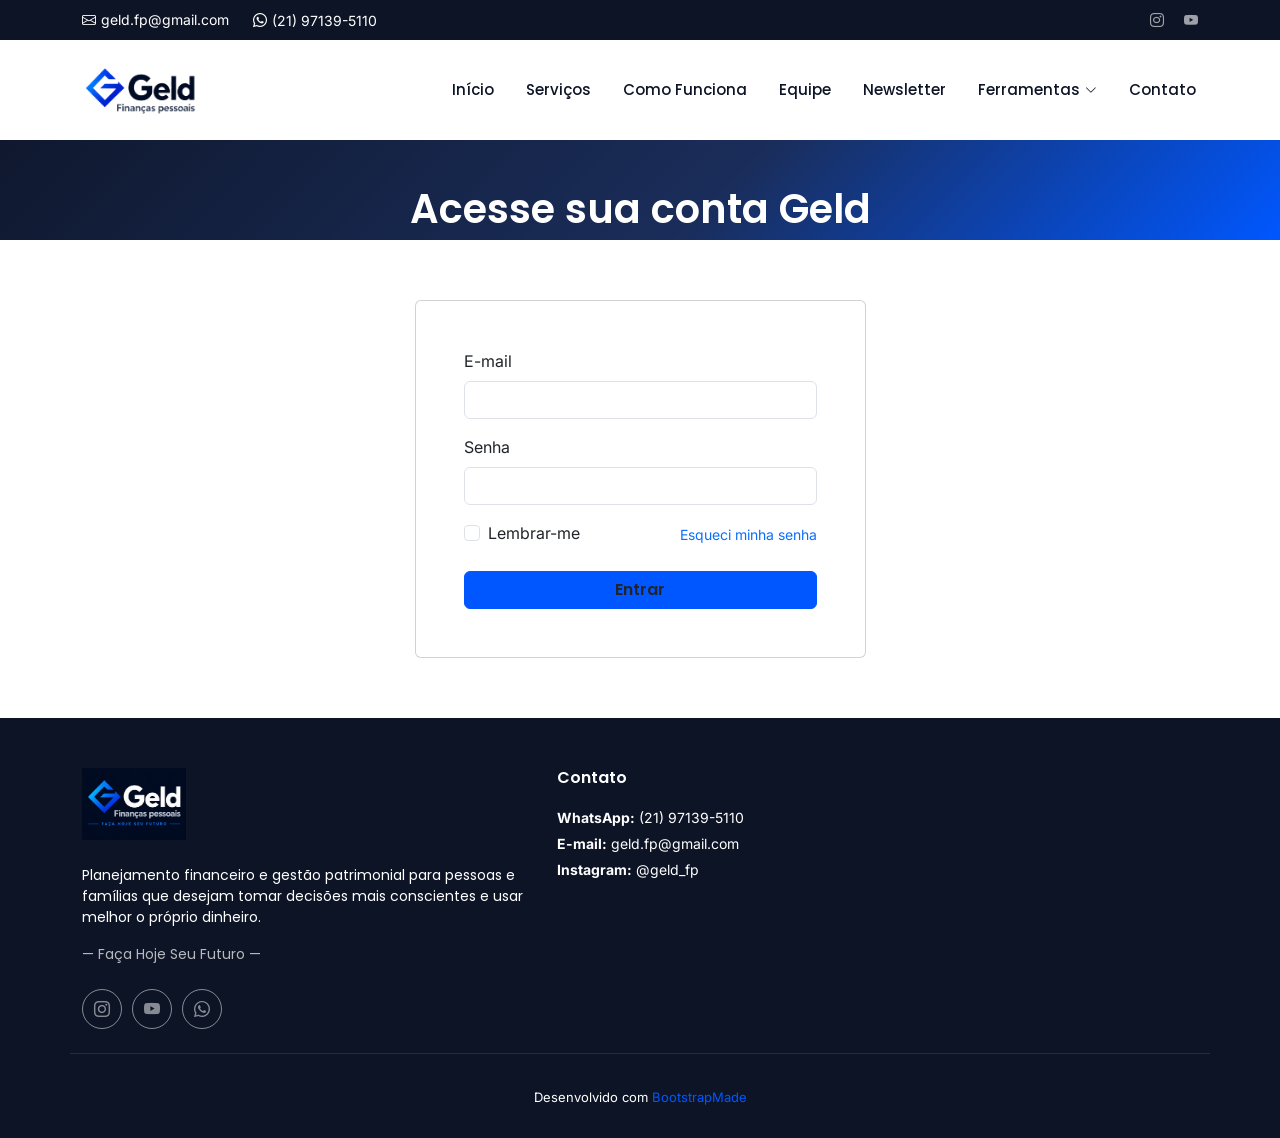
<file: docs/login.html>
<!DOCTYPE html>
<html lang="pt-BR">

<head>
  <meta charset="utf-8">
  <meta content="width=device-width, initial-scale=1.0" name="viewport">
  <title>Área do Cliente — Geld Finanças Pessoais</title>
  <meta name="description" content="Acesse a área do cliente Geld para acompanhar a evolução do seu patrimônio e objetivos.">

  <!-- Favicons -->
  <link href="img/favicon.png" rel="icon">
  <link href="img/apple-touch-icon.png" rel="apple-touch-icon">

  <!-- Fonts -->
  <link href="https://fonts.googleapis.com" rel="preconnect">
  <link href="https://fonts.gstatic.com" rel="preconnect" crossorigin>
  <link href="https://fonts.googleapis.com/css2?family=Poppins:wght@400;500;600;700&family=Inter:wght@400;500&display=swap" rel="stylesheet">

  <!-- Vendor CSS Files -->
  <link href="vendor/bootstrap/css/bootstrap.min.css" rel="stylesheet">
  <link href="vendor/bootstrap-icons/bootstrap-icons.css" rel="stylesheet">
  <link href="vendor/aos/aos.css" rel="stylesheet">
  <link href="vendor/glightbox/css/glightbox.min.css" rel="stylesheet">
  <link href="vendor/swiper/swiper-bundle.min.css" rel="stylesheet">

  <!-- Main CSS File -->
  <link href="css/main.css" rel="stylesheet">
  <link href="css/geld.css" rel="stylesheet">
</head>

<body class="login-page">

  <header id="header" class="header fixed-top">

    <div class="topbar d-flex align-items-center">
      <div class="container d-flex justify-content-center justify-content-md-between">
        <div class="contact-info d-flex align-items-center">
          <i class="bi bi-envelope d-flex align-items-center"><a href="mailto:geld.fp@gmail.com">geld.fp@gmail.com</a></i>
          <i class="bi bi-whatsapp d-flex align-items-center ms-4"><span>(21) 97139-5110</span></i>
        </div>
        <div class="social-links d-none d-md-flex align-items-center">
          <a href="https://instagram.com/geld_fp" class="instagram"><i class="bi bi-instagram"></i></a>
          <a href="https://www.youtube.com/@Geld_fp" class="youtube" target="_blank" rel="noopener"><i class="bi bi-youtube"></i></a>
        </div>
      </div>
    </div>

    <div class="branding d-flex align-items-center">
      <div class="container position-relative d-flex align-items-center justify-content-between">
        <a href="/" class="logo d-flex align-items-center">
          <img src="img/logo-claro.png" alt="Geld Finanças Pessoais">
        </a>

        <nav id="navmenu" class="navmenu">
  <ul>
    <li><a href="/#hero">Início</a></li>
    <li><a href="/#services">Serviços</a></li>
    <li><a href="/#how">Como Funciona</a></li>
    <li><a href="/#team">Equipe</a></li>
    <li><a href="newsletter/">Newsletter</a></li>
    <li class="dropdown"><a href="javascript:void(0)"><span>Ferramentas</span> <i class="bi bi-chevron-down toggle-dropdown"></i></a>
      <ul>
        <li><a href="rebalanceamento.html">Rebalanceamento de carteira</a></li>
        <li><a href="aposentadoria.html">Simulador de aposentadoria</a></li>
      </ul>
    </li>
    <li><a href="/#contact">Contato</a></li>
  </ul>
  <i class="mobile-nav-toggle d-xl-none bi bi-list"></i>
</nav>
      </div>
    </div>

  </header>



  <main class="main">

    <!-- Page Title -->
    <div class="hero section accent-background faixa-cliente" style="height: 15rem">
      <div class="heading"  >
        <div class="container" >
          <div class="row d-flex justify-content-center align-items-center text-center ">
            <div class="col-lg-8" >
              <h1 style="color:#fff; font-family:'Poppins',sans-serif; margin-block: clamp(1.5rem, 5vh, 4rem);">Acesse sua conta Geld</h1>

            </div>
          </div>
        </div>
      </div>

    </div><!-- End Page Title -->

    <!-- Login Section -->
    <section id="login" class="login section">
      <div class="container" data-aos="fade-up" data-aos-delay="100">
        <div class="row justify-content-center">
          <div class="col-lg-5 col-md-7">
            <div class="card">
              <div class="card-body p-4 p-md-5">

                <form id="login-form" class="php-email-form" method="post">

                  <div class="mb-3">
                    <label for="login-email" class="form-label">E-mail</label>
                    <input type="email" class="form-control" name="email" id="login-email" required autocomplete="username">
                  </div>

                  <div class="mb-3">
                    <label for="login-password" class="form-label">Senha</label>
                    <input type="password" class="form-control" name="password" id="login-password" required autocomplete="current-password">
                  </div>

                  <div class="d-flex justify-content-between align-items-center mb-4">
                    <div class="form-check">
                      <input class="form-check-input" type="checkbox" id="login-remember">
                      <label class="form-check-label" for="login-remember">Lembrar-me</label>
                    </div>
                    <a href="https://wa.me/5521971395110?text=Ol%C3%A1%2C%20esqueci%20minha%20senha%20da%20%C3%A1rea%20do%20cliente." class="link-primary small" target="_blank" rel="noopener">Esqueci minha senha</a>
                  </div>

                  <div class="text-center">
                    <button type="submit" class="btn btn-get-started w-100">Entrar</button>

                  </div>
                <p id="login-erro" class="text-danger small text-center mt-3 mb-0 d-none"></p>
                </form>

              </div>
            </div>
          </div>
        </div>
      </div>
    </section><!-- /Login Section -->

  </main>

  <footer id="footer" class="footer accent-background">
    <div class="container footer-top">
      <div class="row gy-4">
        <div class="col-lg-5 col-md-12 footer-about">
          <a href="/" class="logo d-flex align-items-center">
            <img src="img/logo-escuro.webp" alt="Geld Finanças Pessoais" class="footer-logo-img">
          </a>
          <p>Planejamento financeiro e gestão patrimonial para pessoas e famílias que desejam tomar decisões mais conscientes e usar melhor o próprio dinheiro.</p>
          <p class="mt-2 footer-tagline">— Faça Hoje Seu Futuro —</p>
          <div class="social-links d-flex mt-4">
            <a href="https://instagram.com/geld_fp"><i class="bi bi-instagram"></i></a>
            <a href="https://www.youtube.com/@Geld_fp" target="_blank" rel="noopener"><i class="bi bi-youtube"></i></a>
            <a href="https://wa.me/5521971395110"><i class="bi bi-whatsapp"></i></a>
          </div>
        </div>


        <div class="col-lg-3 col-md-12 footer-contact text-center text-md-start">
          <h4>Contato</h4>
          <p class="mt-2"><strong>WhatsApp:</strong> <span>(21) 97139-5110</span></p>
          <p><strong>E-mail:</strong> <span>geld.fp@gmail.com</span></p>
          <p><strong>Instagram:</strong> <span>@geld_fp</span></p>
        </div>
      </div>
    </div>

    <div class="container copyright text-center mt-4">
      <div class="credits">
        Desenvolvido com <a href="https://bootstrapmade.com/">BootstrapMade</a>
      </div>
    </div>
  </footer>

  <a href="#" id="scroll-top" class="scroll-top d-flex align-items-center justify-content-center"><i class="bi bi-arrow-up-short"></i></a>
  <div id="preloader"></div>

  <script src="vendor/bootstrap/js/bootstrap.bundle.min.js"></script>
  <!-- <script src="vendor/php-email-form/validate.js"></script> -->
  <script src="vendor/aos/aos.js"></script>
  <script src="vendor/glightbox/js/glightbox.min.js"></script>
  <script src="vendor/swiper/swiper-bundle.min.js"></script>
  <script src="vendor/purecounter/purecounter_vanilla.js"></script>
  <script src="vendor/imagesloaded/imagesloaded.pkgd.min.js"></script>
  <script src="vendor/isotope-layout/isotope.pkgd.min.js"></script>
  <script src="js/main.js"></script>

  <script>
  const API = location.hostname.endsWith('geldfp.com.br')
  ? 'https://geld.pythonanywhere.com'
  : 'http://127.0.0.1:5000';


  document.getElementById('login-form').addEventListener('submit', async (evento) => {
    evento.preventDefault();
    const erro = document.getElementById('login-erro');
    erro.classList.add('d-none');

    try {
      const resposta = await fetch(API + '/api/cliente/login', {
        method: 'POST',
        headers: { 'Content-Type': 'application/json' },
        body: JSON.stringify({
          email: document.getElementById('login-email').value,
          senha: document.getElementById('login-password').value,
        }),
      });
      const dados = await resposta.json();

      if (resposta.ok) {
        sessionStorage.setItem('geld_token', dados.token);
         window.location.href = dados.precisa_trocar_senha
          ? 'trocar_senha.html'
          : 'cliente_dashboard.html';
      } else {
        erro.textContent = dados.erro;
        erro.classList.remove('d-none');
      }
    } catch (e) {
      erro.textContent = 'Não foi possível conectar. Tente mais tarde.';
      erro.classList.remove('d-none');
    }
  });
</script>
<script>
(function () {
  var nav = document.getElementById('navmenu');
  var mq = window.matchMedia('(max-width: 1199px)');
  nav.addEventListener('click', function (e) {
    var link = e.target.closest('.dropdown > a');
    if (!link) return;
    e.preventDefault();
    if (e.target.closest('.toggle-dropdown')) return;
    e.stopPropagation();
    if (mq.matches) {
      link.classList.toggle('active');
      link.nextElementSibling.classList.toggle('dropdown-active');
    }
  }, true);
})();
</script>
</body>

</html>
</file>
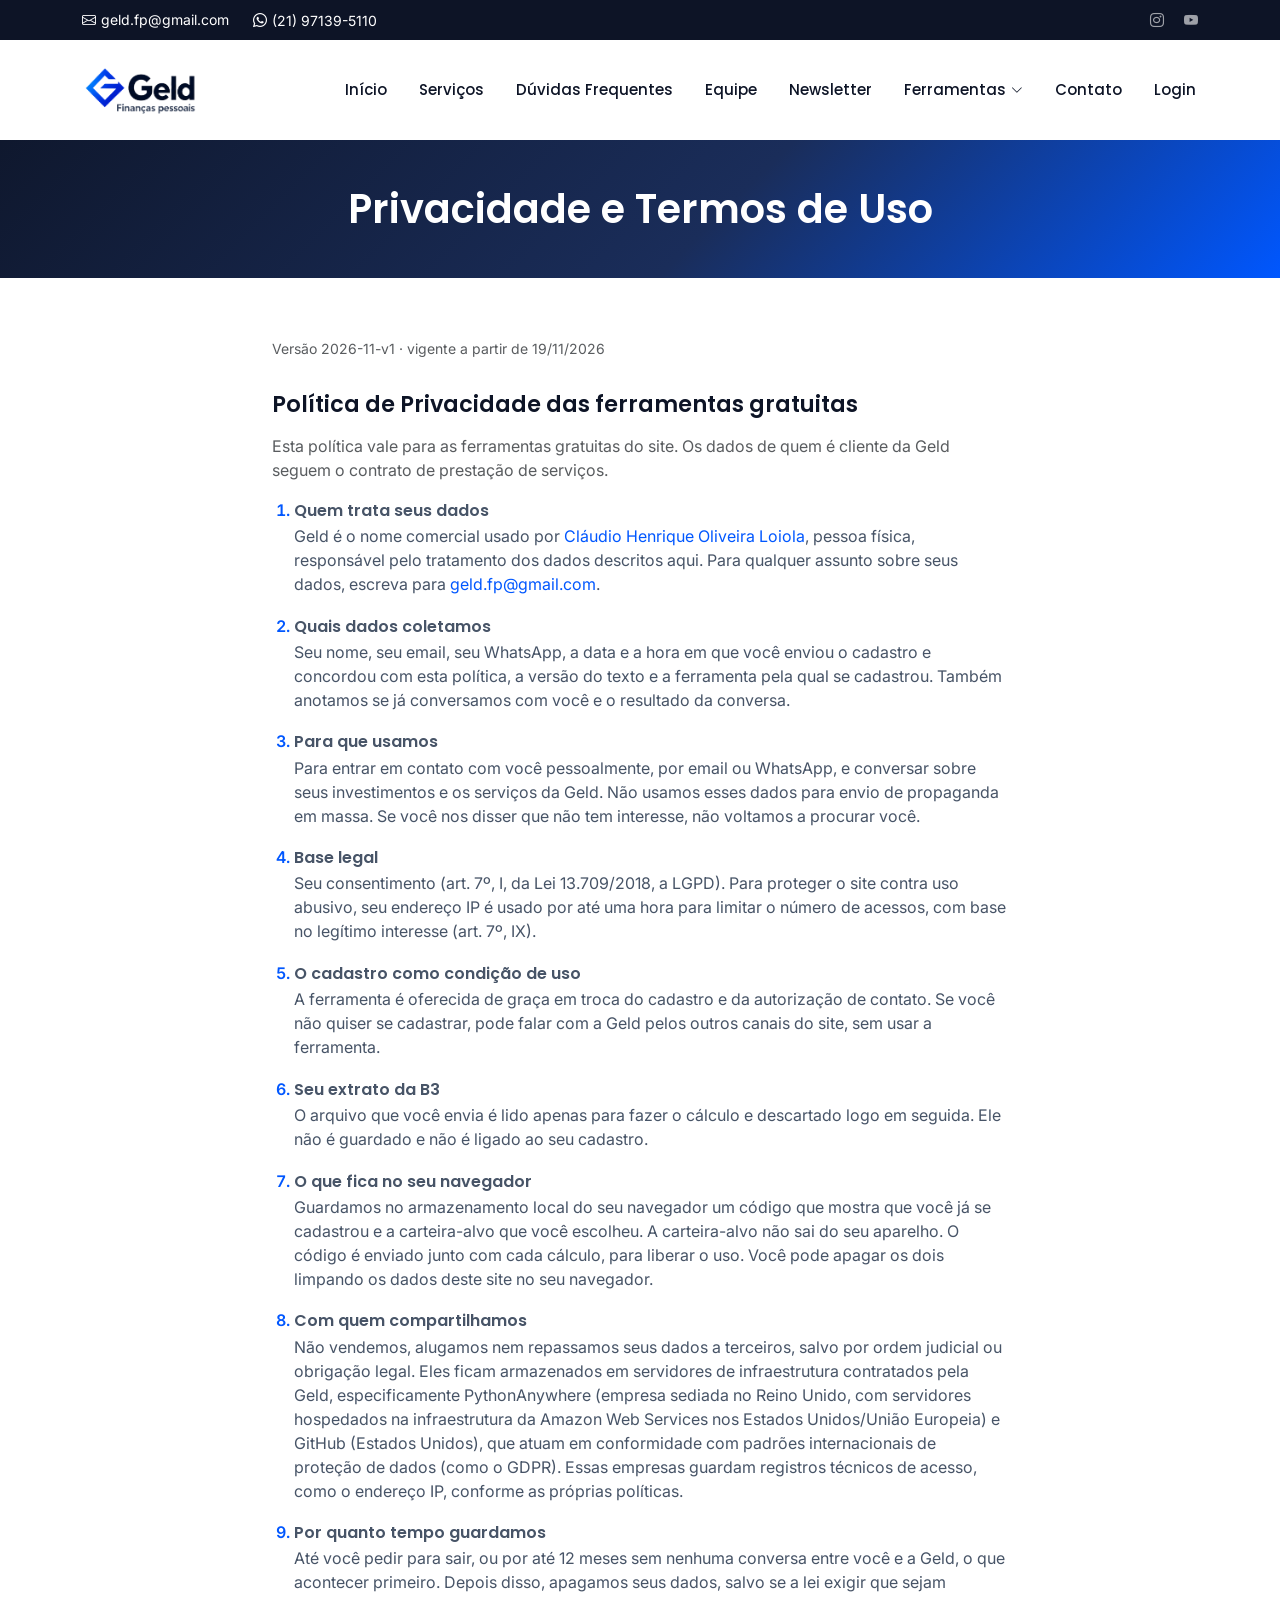
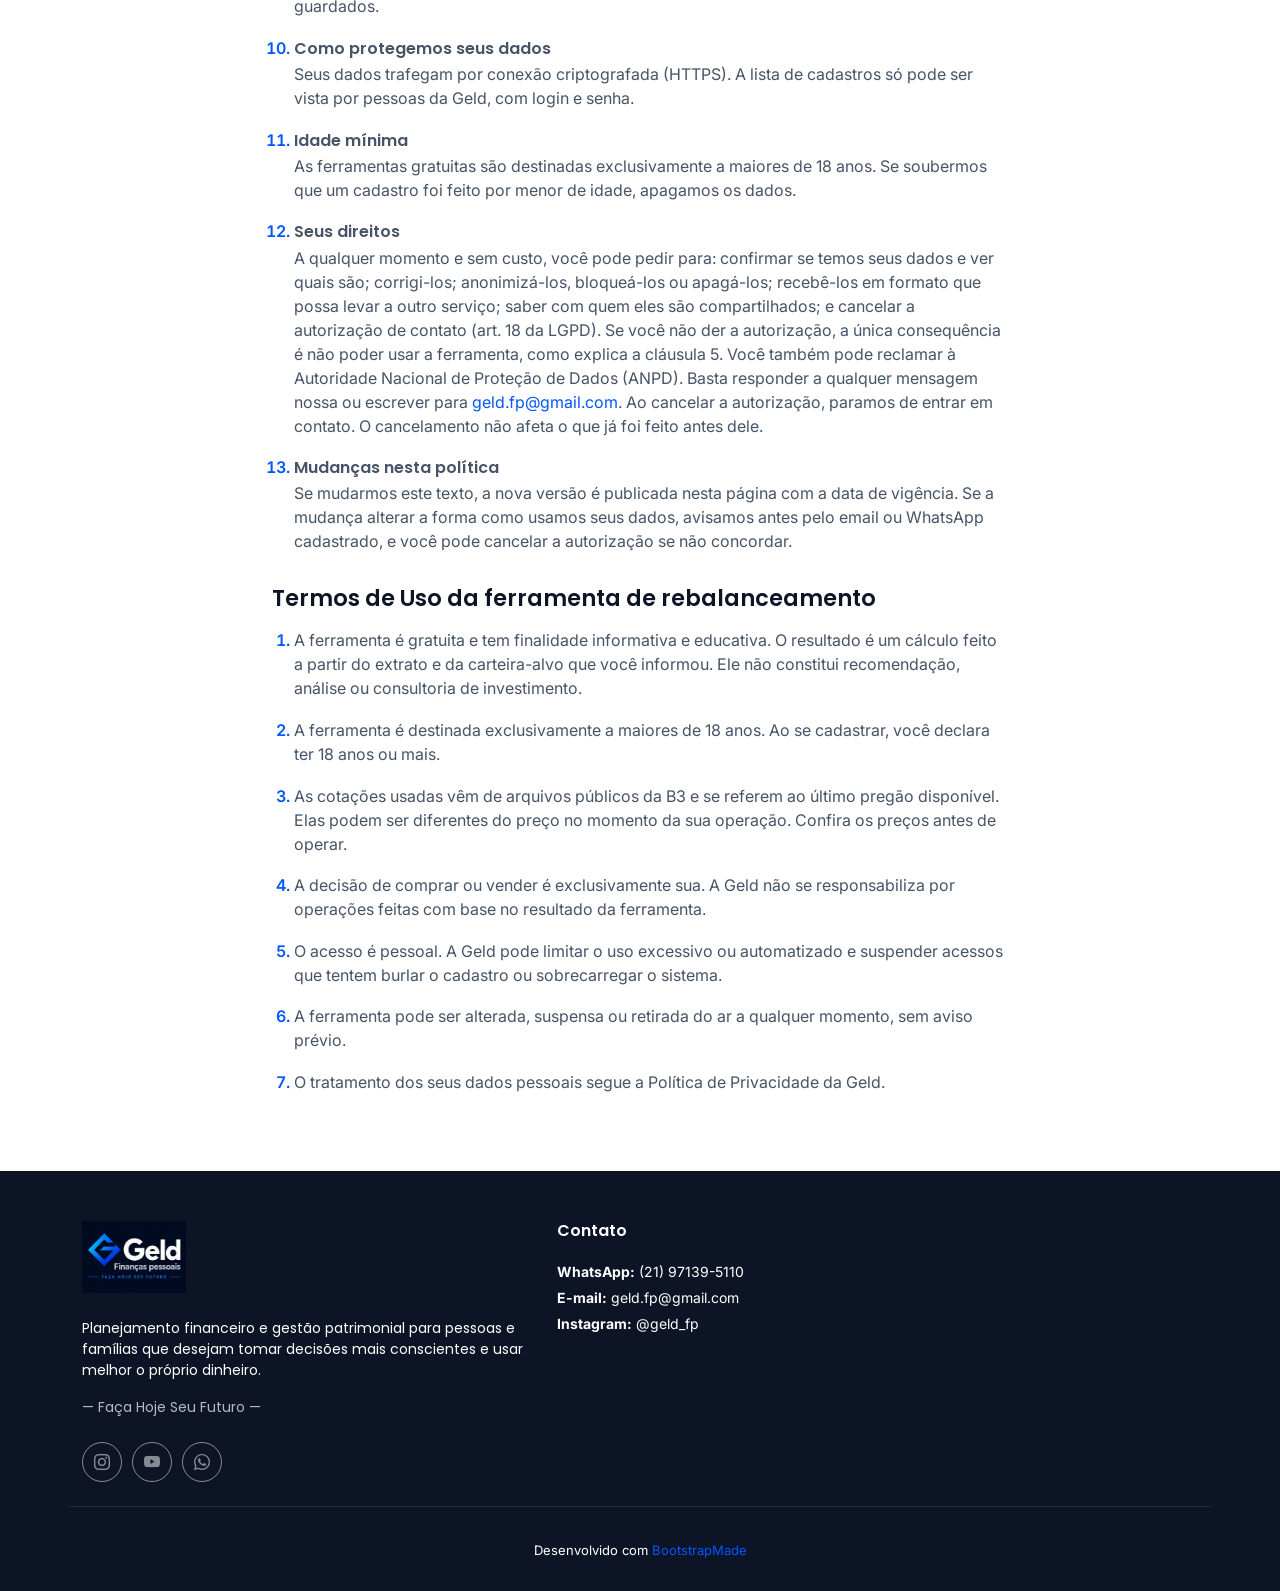
<file: docs/privacidade.html>
<!DOCTYPE html>
<html lang="pt-BR">

<head>
  <meta charset="utf-8">
  <meta content="width=device-width, initial-scale=1.0" name="viewport">
  <title>Política de Privacidade e Termos de Uso — Ferramentas | Geld</title>
  <meta name="description" content="Como a Geld trata os dados do cadastro nas ferramentas gratuitas do site, e as condições de uso da ferramenta de rebalanceamento.">
  <link rel="canonical" href="https://www.geldfp.com.br/privacidade.html">

  <!-- Favicons -->
  <link href="img/favicon.png" rel="icon">
  <link href="img/apple-touch-icon.png" rel="apple-touch-icon">

  <!-- Fonts -->
  <link href="https://fonts.googleapis.com" rel="preconnect">
  <link href="https://fonts.gstatic.com" rel="preconnect" crossorigin>
  <link href="https://fonts.googleapis.com/css2?family=Poppins:wght@400;500;600;700&family=Inter:wght@400;500&display=swap" rel="stylesheet">

  <!-- Vendor CSS Files -->
  <link href="vendor/bootstrap/css/bootstrap.min.css" rel="stylesheet">
  <link href="vendor/bootstrap-icons/bootstrap-icons.css" rel="stylesheet">
  <link href="vendor/aos/aos.css" rel="stylesheet">
  <link href="vendor/glightbox/css/glightbox.min.css" rel="stylesheet">
  <link href="vendor/swiper/swiper-bundle.min.css" rel="stylesheet">

  <!-- Main CSS File -->
   <style>
    .legal ol.clausulas { padding-left: 1.4rem; }
    .legal ol.clausulas > li { margin-bottom: 1.1rem; }
    .legal ol.clausulas > li::marker { font-weight: 600; color: var(--accent-color, #008374); }
    .legal h2 { font-family: 'Poppins', sans-serif; font-size: 1.4rem; margin: 2rem 0 1rem; }
  </style>
  <link href="css/main.css" rel="stylesheet">
  <link href="css/geld.css" rel="stylesheet">
</head>

<body class="privacidade-page">

  <header id="header" class="header fixed-top">

    <div class="topbar d-flex align-items-center">
      <div class="container d-flex justify-content-center justify-content-md-between">
        <div class="contact-info d-flex align-items-center">
          <i class="bi bi-envelope d-flex align-items-center"><a href="mailto:geld.fp@gmail.com">geld.fp@gmail.com</a></i>
          <i class="bi bi-whatsapp d-flex align-items-center ms-4"><span>(21) 97139-5110</span></i>
        </div>
        <div class="social-links d-none d-md-flex align-items-center">
          <a href="https://instagram.com/geld_fp" class="instagram"><i class="bi bi-instagram"></i></a>
          <a href="https://www.youtube.com/@Geld_fp" class="youtube" target="_blank" rel="noopener"><i class="bi bi-youtube"></i></a>
        </div>
      </div>
    </div>

    <div class="branding d-flex align-items-center">
      <div class="container position-relative d-flex align-items-center justify-content-between">
        <a href="/" class="logo d-flex align-items-center">
          <img src="img/logo-claro.png" alt="Geld Finanças Pessoais">
        </a>

        <nav id="navmenu" class="navmenu">
  <ul>
    <li><a href="/#hero">Início</a></li>
    <li><a href="/#services">Serviços</a></li>
    <li><a href="/#how">Dúvidas Frequentes</a></li>
    <li><a href="/#team">Equipe</a></li>
    <li><a href="newsletter/">Newsletter</a></li>
    <li class="dropdown"><a href="javascript:void(0)"><span>Ferramentas</span> <i class="bi bi-chevron-down toggle-dropdown"></i></a>
      <ul>
        <li><a href="rebalanceamento.html">Rebalanceamento de carteira</a></li>
        <li><a href="aposentadoria.html">Simulador de aposentadoria</a></li>
      </ul>
    </li>
    <li><a href="/#contact">Contato</a></li>
    <li><a href="login.html">Login</a></li>
  </ul>
  <i class="mobile-nav-toggle d-xl-none bi bi-list"></i>
</nav>
      </div>
    </div>

  </header>



  <main class="main">

    <div class="hero section accent-background faixa-cliente" style="min-height: 15rem">
      <div class="heading">
        <div class="container">
          <div class="row d-flex justify-content-center align-items-center text-center">
            <div class="col-lg-8">
              <h1 style="color:#fff; font-family:'Poppins',sans-serif; margin-block: clamp(1.5rem, 5vh, 4rem);">Privacidade e Termos de Uso</h1>
            </div>
          </div>
        </div>
      </div>
    </div>

    <section class="section legal">
      <div class="container">
        <div class="row justify-content-center">
          <div class="col-lg-8">
            <p class="small text-muted">Versão 2026-11-v1 · vigente a partir de 19/11/2026</p>

            <h2 id="privacidade">Política de Privacidade das ferramentas gratuitas</h2>
            <p class="text-muted">Esta política vale para as ferramentas gratuitas do site. Os dados de quem é cliente da Geld seguem o contrato de prestação de serviços.</p>
            <ol class="clausulas">
      <li><h3 class="h6 fw-semibold mb-1">Quem trata seus dados</h3><p>Geld é o nome comercial usado por <a target="_blank" rel="noopener" href="https://www.geldfp.com.br/img/team/CFG_CGA.pdf">Cláudio Henrique Oliveira Loiola</a>, pessoa física, responsável pelo tratamento dos dados descritos aqui. Para qualquer assunto sobre seus dados, escreva para <a href="mailto:geld.fp@gmail.com">geld.fp@gmail.com</a>.</p></li>
      <li><h3 class="h6 fw-semibold mb-1">Quais dados coletamos</h3><p>Seu nome, seu email, seu WhatsApp, a data e a hora em que você enviou o cadastro e concordou com esta política, a versão do texto e a ferramenta pela qual se cadastrou. Também anotamos se já conversamos com você e o resultado da conversa.</p></li>
      <li><h3 class="h6 fw-semibold mb-1">Para que usamos</h3><p>Para entrar em contato com você pessoalmente, por email ou WhatsApp, e conversar sobre seus investimentos e os serviços da Geld. Não usamos esses dados para envio de propaganda em massa. Se você nos disser que não tem interesse, não voltamos a procurar você.</p></li>
      <li><h3 class="h6 fw-semibold mb-1">Base legal</h3><p>Seu consentimento (art. 7º, I, da Lei 13.709/2018, a LGPD). Para proteger o site contra uso abusivo, seu endereço IP é usado por até uma hora para limitar o número de acessos, com base no legítimo interesse (art. 7º, IX).</p></li>
      <li><h3 class="h6 fw-semibold mb-1">O cadastro como condição de uso</h3><p>A ferramenta é oferecida de graça em troca do cadastro e da autorização de contato. Se você não quiser se cadastrar, pode falar com a Geld pelos outros canais do site, sem usar a ferramenta.</p></li>
      <li><h3 class="h6 fw-semibold mb-1">Seu extrato da B3</h3><p>O arquivo que você envia é lido apenas para fazer o cálculo e descartado logo em seguida. Ele não é guardado e não é ligado ao seu cadastro.</p></li>
      <li><h3 class="h6 fw-semibold mb-1">O que fica no seu navegador</h3><p>Guardamos no armazenamento local do seu navegador um código que mostra que você já se cadastrou e a carteira-alvo que você escolheu. A carteira-alvo não sai do seu aparelho. O código é enviado junto com cada cálculo, para liberar o uso. Você pode apagar os dois limpando os dados deste site no seu navegador.</p></li>
      <li><h3 class="h6 fw-semibold mb-1">Com quem compartilhamos</h3><p>Não vendemos, alugamos nem repassamos seus dados a terceiros, salvo por ordem judicial ou obrigação legal. Eles ficam armazenados em servidores de infraestrutura contratados pela Geld, especificamente PythonAnywhere (empresa sediada no Reino Unido, com servidores hospedados na infraestrutura da Amazon Web Services nos Estados Unidos/União Europeia) e GitHub (Estados Unidos), que atuam em conformidade com padrões internacionais de proteção de dados (como o GDPR). Essas empresas guardam registros técnicos de acesso, como o endereço IP, conforme as próprias políticas.</p></li>
      <li><h3 class="h6 fw-semibold mb-1">Por quanto tempo guardamos</h3><p>Até você pedir para sair, ou por até 12 meses sem nenhuma conversa entre você e a Geld, o que acontecer primeiro. Depois disso, apagamos seus dados, salvo se a lei exigir que sejam guardados.</p></li>
      <li><h3 class="h6 fw-semibold mb-1">Como protegemos seus dados</h3><p>Seus dados trafegam por conexão criptografada (HTTPS). A lista de cadastros só pode ser vista por pessoas da Geld, com login e senha.</p></li>
      <li><h3 class="h6 fw-semibold mb-1">Idade mínima</h3><p>As ferramentas gratuitas são destinadas exclusivamente a maiores de 18 anos. Se soubermos que um cadastro foi feito por menor de idade, apagamos os dados.</p></li>
      <li><h3 class="h6 fw-semibold mb-1">Seus direitos</h3><p>A qualquer momento e sem custo, você pode pedir para: confirmar se temos seus dados e ver quais são; corrigi-los; anonimizá-los, bloqueá-los ou apagá-los; recebê-los em formato que possa levar a outro serviço; saber com quem eles são compartilhados; e cancelar a autorização de contato (art. 18 da LGPD). Se você não der a autorização, a única consequência é não poder usar a ferramenta, como explica a cláusula 5. Você também pode reclamar à Autoridade Nacional de Proteção de Dados (ANPD). Basta responder a qualquer mensagem nossa ou escrever para <a href="mailto:geld.fp@gmail.com">geld.fp@gmail.com</a>. Ao cancelar a autorização, paramos de entrar em contato. O cancelamento não afeta o que já foi feito antes dele.</p></li>
      <li><h3 class="h6 fw-semibold mb-1">Mudanças nesta política</h3><p>Se mudarmos este texto, a nova versão é publicada nesta página com a data de vigência. Se a mudança alterar a forma como usamos seus dados, avisamos antes pelo email ou WhatsApp cadastrado, e você pode cancelar a autorização se não concordar.</p></li>
    </ol>

            <h2 id="termos">Termos de Uso da ferramenta de rebalanceamento</h2>
            <ol class="clausulas">
      <li><p>A ferramenta é gratuita e tem finalidade informativa e educativa. O resultado é um cálculo feito a partir do extrato e da carteira-alvo que você informou. Ele não constitui recomendação, análise ou consultoria de investimento.</p></li>
      <li><p>A ferramenta é destinada exclusivamente a maiores de 18 anos. Ao se cadastrar, você declara ter 18 anos ou mais.</p></li>
      <li><p>As cotações usadas vêm de arquivos públicos da B3 e se referem ao último pregão disponível. Elas podem ser diferentes do preço no momento da sua operação. Confira os preços antes de operar.</p></li>
      <li><p>A decisão de comprar ou vender é exclusivamente sua. A Geld não se responsabiliza por operações feitas com base no resultado da ferramenta.</p></li>
      <li><p>O acesso é pessoal. A Geld pode limitar o uso excessivo ou automatizado e suspender acessos que tentem burlar o cadastro ou sobrecarregar o sistema.</p></li>
      <li><p>A ferramenta pode ser alterada, suspensa ou retirada do ar a qualquer momento, sem aviso prévio.</p></li>
      <li><p>O tratamento dos seus dados pessoais segue a Política de Privacidade da Geld.</p></li>
    </ol>
          </div>
        </div>
      </div>
    </section>

  </main>


  <footer id="footer" class="footer accent-background">
    <div class="container footer-top">
      <div class="row gy-4">
        <div class="col-lg-5 col-md-12 footer-about">
          <a href="/" class="logo d-flex align-items-center">
            <img src="img/logo-escuro.webp" alt="Geld Finanças Pessoais" class="footer-logo-img">
          </a>
          <p>Planejamento financeiro e gestão patrimonial para pessoas e famílias que desejam tomar decisões mais conscientes e usar melhor o próprio dinheiro.</p>
          <p class="mt-2 footer-tagline">— Faça Hoje Seu Futuro —</p>
          <div class="social-links d-flex mt-4">
            <a href="https://instagram.com/geld_fp"><i class="bi bi-instagram"></i></a>
            <a href="https://www.youtube.com/@Geld_fp" target="_blank" rel="noopener"><i class="bi bi-youtube"></i></a>
            <a href="https://wa.me/5521971395110"><i class="bi bi-whatsapp"></i></a>
          </div>
        </div>


        <div class="col-lg-3 col-md-12 footer-contact text-center text-md-start">
          <h4>Contato</h4>
          <p class="mt-2"><strong>WhatsApp:</strong> <span>(21) 97139-5110</span></p>
          <p><strong>E-mail:</strong> <span>geld.fp@gmail.com</span></p>
          <p><strong>Instagram:</strong> <span>@geld_fp</span></p>
        </div>
      </div>
    </div>

    <div class="container copyright text-center mt-4">
      <div class="credits">
        Desenvolvido com <a href="https://bootstrapmade.com/">BootstrapMade</a>
      </div>
    </div>
  </footer>

  <a href="#" id="scroll-top" class="scroll-top d-flex align-items-center justify-content-center"><i class="bi bi-arrow-up-short"></i></a>
  <div id="preloader"></div>

  <script src="vendor/bootstrap/js/bootstrap.bundle.min.js"></script>
  <!-- <script src="vendor/php-email-form/validate.js"></script> -->
  <script src="vendor/aos/aos.js"></script>
  <script src="vendor/glightbox/js/glightbox.min.js"></script>
  <script src="vendor/swiper/swiper-bundle.min.js"></script>
  <script src="vendor/purecounter/purecounter_vanilla.js"></script>
  <script src="vendor/imagesloaded/imagesloaded.pkgd.min.js"></script>
  <script src="vendor/isotope-layout/isotope.pkgd.min.js"></script>
  <script src="js/main.js"></script>

</body>

</html>
</file>
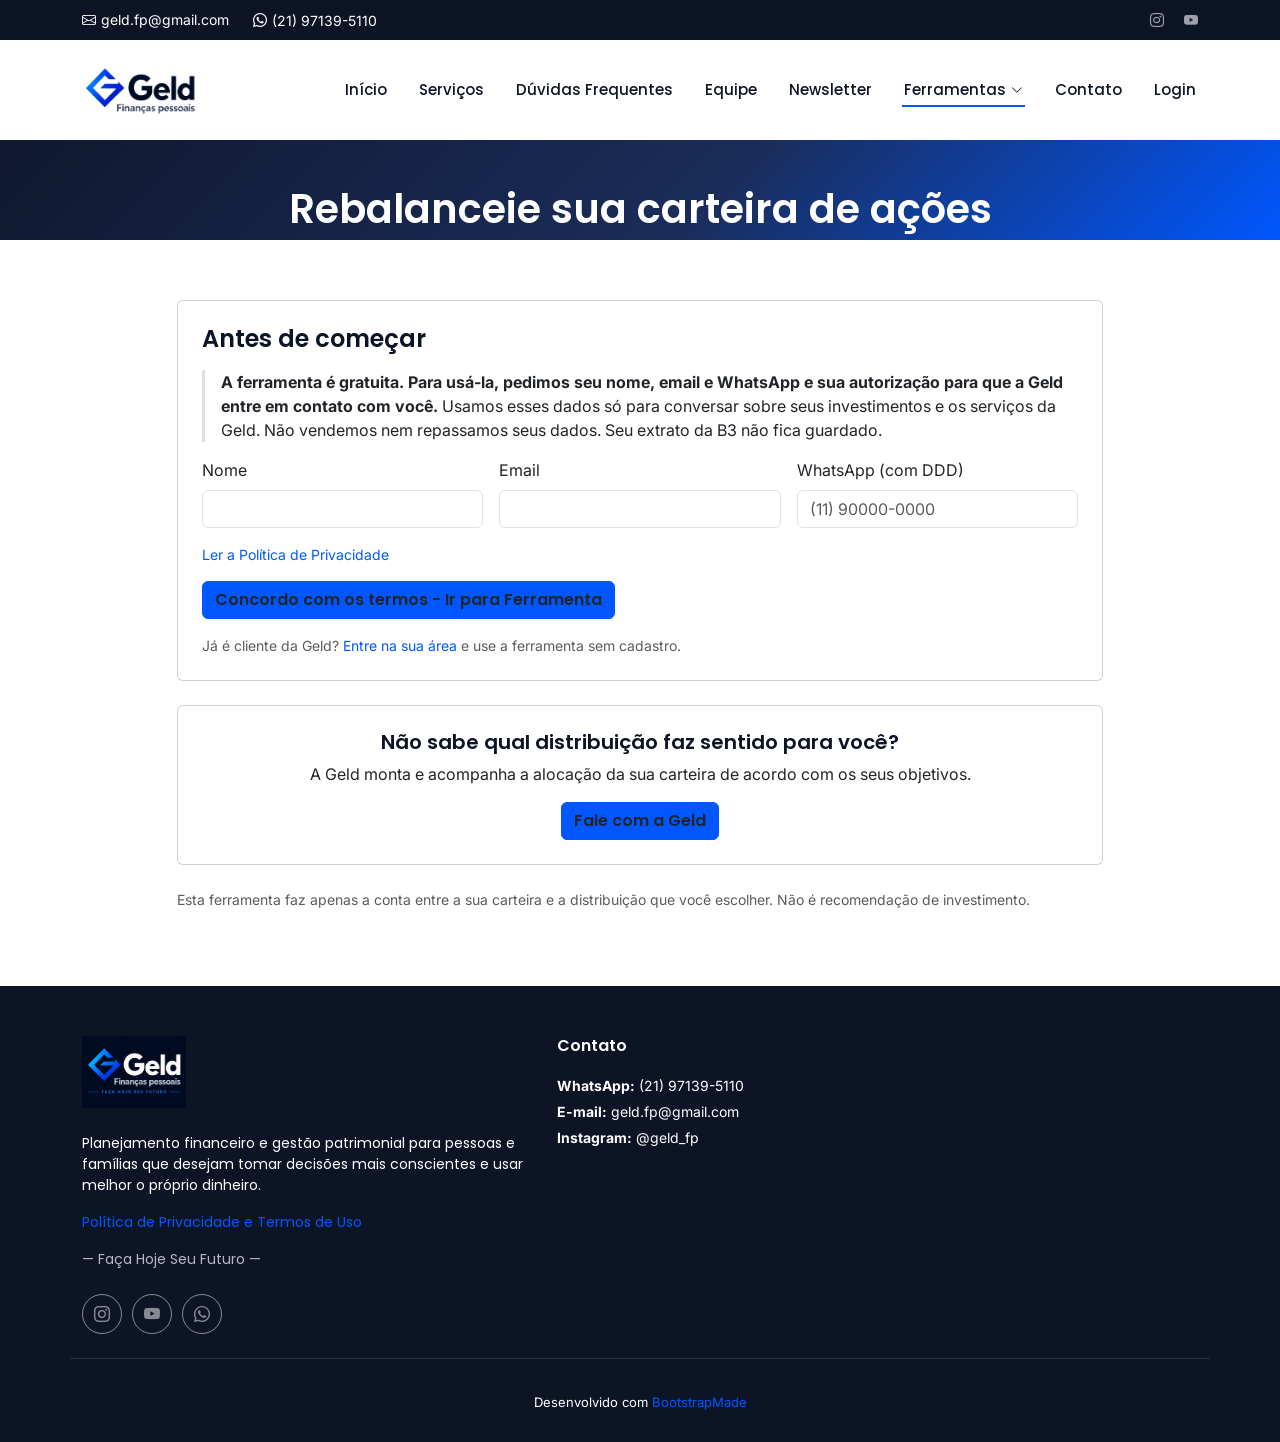
<file: docs/rebalanceamento.html>
<!DOCTYPE html>
<html lang="pt-BR">

<head>
  <meta charset="utf-8">
  <meta content="width=device-width, initial-scale=1.0" name="viewport">
  <title>Rebalanceamento de Carteira — Ferramenta Gratuita | Geld</title>
  <meta name="description" content="Envie sua posição da B3 e veja quanto comprar ou vender de cada ação, FII e ETF para chegar à distribuição que você quer. Ferramenta gratuita.">
  <link rel="canonical" href="https://www.geldfp.com.br/rebalanceamento.html">
  <script type="application/ld+json">
  {"@context": "https://schema.org", "@type": "WebApplication", "name": "Rebalanceamento de Carteira", "url": "https://www.geldfp.com.br/rebalanceamento.html", "description": "Envie sua posição da B3 e veja quanto comprar ou vender de cada ação, FII e ETF. Gratuito, com cadastro rápido.", "applicationCategory": "FinanceApplication", "operatingSystem": "Qualquer navegador", "inLanguage": "pt-BR", "isAccessibleForFree": true, "offers": {"@type": "Offer", "price": "0", "priceCurrency": "BRL"}, "provider": {"@type": "FinancialService", "@id": "https://www.geldfp.com.br/#geld", "name": "Geld Finanças Pessoais", "url": "https://www.geldfp.com.br/"}}
  </script>
  <meta property="og:type" content="website">
  <meta property="og:locale" content="pt_BR">
  <meta property="og:site_name" content="Geld Finanças Pessoais">
  <meta property="og:title" content="Rebalanceamento de Carteira — Ferramenta Gratuita | Geld">
  <meta property="og:description" content="Envie sua posição da B3 e veja quanto comprar ou vender de cada ação, FII e ETF para chegar à distribuição que você quer. Ferramenta gratuita.">
  <meta property="og:url" content="https://www.geldfp.com.br/rebalanceamento.html">
  <meta property="og:image" content="https://www.geldfp.com.br/img/logo_geld.png">

  <!-- Favicons -->
  <link href="img/favicon.png" rel="icon">
  <link href="img/apple-touch-icon.png" rel="apple-touch-icon">

  <!-- Fonts -->
  <link href="https://fonts.googleapis.com" rel="preconnect">
  <link href="https://fonts.gstatic.com" rel="preconnect" crossorigin>
  <link href="https://fonts.googleapis.com/css2?family=Poppins:wght@400;500;600;700&family=Inter:wght@400;500&display=swap" rel="stylesheet">

  <!-- Vendor CSS Files -->
  <link href="vendor/bootstrap/css/bootstrap.min.css" rel="stylesheet">
  <link href="vendor/bootstrap-icons/bootstrap-icons.css" rel="stylesheet">
  <link href="vendor/aos/aos.css" rel="stylesheet">
  <link href="vendor/glightbox/css/glightbox.min.css" rel="stylesheet">
  <link href="vendor/swiper/swiper-bundle.min.css" rel="stylesheet">

  <!-- Main CSS File -->
   <style>
    .rebal .rebal-input-alvo { max-width: 6rem; margin-left: auto; }
    .rebal .rebal-abas .nav-link { font-size: .9rem; transition: none; }
    .rebal .rebal-manual-ticker { max-width: 8rem; text-transform: uppercase; }
    .rebal .rebal-manual-qtd { max-width: 7rem; margin-left: auto; }
    .rebal .rebal-armadilha { position: absolute; left: -9999px; width: 1px; height: 1px; overflow: hidden; }
    .rebal h4 { font-family: 'Poppins', sans-serif; margin-bottom: 1rem; }
  </style>
  <link href="css/main.css" rel="stylesheet">
  <link href="css/geld.css" rel="stylesheet">
</head>

<body class="rebalanceamento-page">

  <header id="header" class="header fixed-top">

    <div class="topbar d-flex align-items-center">
      <div class="container d-flex justify-content-center justify-content-md-between">
        <div class="contact-info d-flex align-items-center">
          <i class="bi bi-envelope d-flex align-items-center"><a href="mailto:geld.fp@gmail.com">geld.fp@gmail.com</a></i>
          <i class="bi bi-whatsapp d-flex align-items-center ms-4"><span>(21) 97139-5110</span></i>
        </div>
        <div class="social-links d-none d-md-flex align-items-center">
          <a href="https://instagram.com/geld_fp" class="instagram"><i class="bi bi-instagram"></i></a>
          <a href="https://www.youtube.com/@Geld_fp" class="youtube" target="_blank" rel="noopener"><i class="bi bi-youtube"></i></a>
        </div>
      </div>
    </div>

    <div class="branding d-flex align-items-center">
      <div class="container position-relative d-flex align-items-center justify-content-between">
        <a href="/" class="logo d-flex align-items-center">
          <img src="img/logo-claro.png" alt="Geld Finanças Pessoais">
        </a>

        <nav id="navmenu" class="navmenu">
  <ul>
    <li><a href="/#hero">Início</a></li>
    <li><a href="/#services">Serviços</a></li>
    <li><a href="/#how">Dúvidas Frequentes</a></li>
    <li><a href="/#team">Equipe</a></li>
    <li><a href="newsletter/">Newsletter</a></li>
    <li class="dropdown"><a href="javascript:void(0)" class="active"><span>Ferramentas</span> <i class="bi bi-chevron-down toggle-dropdown"></i></a>
      <ul>
        <li><a href="rebalanceamento.html">Rebalanceamento de carteira</a></li>
        <li><a href="aposentadoria.html">Simulador de aposentadoria</a></li>
      </ul>
    </li>
    <li><a href="/#contact">Contato</a></li>
    <li><a href="login.html">Login</a></li>
  </ul>
  <i class="mobile-nav-toggle d-xl-none bi bi-list"></i>
</nav>
      </div>
    </div>

  </header>



  <main class="main">

    <div class="hero section accent-background faixa-cliente" style="height: 15rem">
      <div class="heading">
        <div class="container">
          <div class="row d-flex justify-content-center align-items-center text-center">
            <div class="col-lg-8">
              <h1 style="color:#fff; font-family:'Poppins',sans-serif; margin-block: clamp(1.5rem, 5vh, 4rem);">Rebalanceie sua carteira de ações</h1>
            </div>
          </div>
        </div>
      </div>
    </div>

    <section id="rebalanceamento" class="section rebal">
      <div class="container">
        <div class="row justify-content-center">
          <div class="col-lg-10">

            <!-- 0. Cadastro -->
            <div class="card mb-4 d-none" id="rebal-passo-cadastro">
              <div class="card-body p-4">
                <h4>Antes de começar</h4>
                <p class="border-start border-3 ps-3 mb-3"><strong>A ferramenta é gratuita. Para usá-la, pedimos seu nome, email e WhatsApp e sua autorização para que a Geld entre em contato com você.</strong>
                  Usamos esses dados só para conversar sobre seus investimentos e os serviços da Geld. Não vendemos nem repassamos seus dados. Seu extrato da B3 não fica guardado.</p>
                <form id="rebal-form-cadastro" novalidate>
                  <div class="row g-3">
                    <div class="col-md-4">
                      <label for="rebal-nome" class="form-label">Nome</label>
                      <input type="text" class="form-control" id="rebal-nome" autocomplete="name" maxlength="100" required>
                    </div>
                    <div class="col-md-4">
                      <label for="rebal-email" class="form-label">Email</label>
                      <input type="email" class="form-control" id="rebal-email" autocomplete="email" maxlength="254" required>
                    </div>
                    <div class="col-md-4">
                      <label for="rebal-whatsapp" class="form-label">WhatsApp (com DDD)</label>
                      <input type="tel" class="form-control" id="rebal-whatsapp" autocomplete="tel-national" placeholder="(11) 90000-0000" required>
                    </div>
                  </div>
                  <div class="rebal-armadilha" aria-hidden="true">
                    <label for="rebal-fax">Fax</label>
                    <input type="text" id="rebal-fax" name="fax" tabindex="-1" autocomplete="off">
                  </div>
                  <p class="small mt-3 mb-3"><a href="privacidade.html" target="_blank" rel="noopener">Ler a Política de Privacidade</a></p>
                  <button type="submit" class="btn btn-get-started" id="rebal-cadastrar">Concordo com os termos - Ir para Ferramenta</button>
                  <p id="rebal-erro-cadastro" class="text-danger small mt-2 mb-0 d-none"></p>
                </form>
                <p class="small text-muted mt-3 mb-0">Já é cliente da Geld? <a href="login.html">Entre na sua área</a> e use a ferramenta sem cadastro.</p>
              </div>
            </div>

            <!-- 1. Carteira -->
            <div class="card mb-4 d-none" id="rebal-passo-carteira">
              <div class="card-body p-4">
                <h4>1. Informe sua carteira</h4>
                <ul class="nav nav-pills mb-3 rebal-abas">
                  <li class="nav-item"><button type="button" class="nav-link active" data-aba="extrato">Enviar extrato da B3</button></li>
                  <li class="nav-item"><button type="button" class="nav-link" data-aba="manual">Digitar meus ativos</button></li>
                </ul>

                <div data-painel="extrato">
                  <p class="mb-2">Na <a href="https://www.investidor.b3.com.br" target="_blank" rel="noopener">Área do Investidor da B3</a>:
                    <strong>Minha carteira → Visão geral da carteira → Posição</strong>, e exporte em Excel.</p>
                  <p class="small text-muted mb-3">Consideramos ações, FIIs e ETFs. Renda fixa e Tesouro ficam de fora desta análise.</p>
                  <input type="file" class="form-control" id="rebal-arquivo" accept=".xlsx">
                  <p class="small text-muted mt-2 mb-0"><i class="bi bi-shield-lock"></i>
                    Seu arquivo é lido e descartado na hora — nada é gravado nos nossos servidores.
                    As porcentagens que você definir ficam salvas só neste navegador.</p>
                  <p id="rebal-erro-arquivo" class="text-danger small mt-2 mb-0 d-none"></p>
                </div>

                <div data-painel="manual" class="d-none">
                  <p class="small text-muted mb-2">Digite o código e a quantidade de cada ação, FII ou ETF. O preço é o último fechamento da B3.</p>
                  <div class="table-responsive">
                    <table class="table table-sm align-middle rebal-tabela mb-2">
                      <thead><tr><th>Ativo</th><th class="text-end">Quantidade</th><th>Classe</th><th class="text-end">Preço</th><th></th></tr></thead>
                      <tbody id="rebal-corpo-manual"></tbody>
                    </table>
                  </div>
                  <datalist id="rebal-lista-tickers"></datalist>
                  <div class="d-flex flex-wrap gap-2 align-items-center">
                    <button type="button" class="btn btn-outline-secondary btn-sm" id="rebal-adicionar"><i class="bi bi-plus-lg"></i> Adicionar ativo</button>
                    <button type="button" class="btn btn-get-started btn-sm" id="rebal-usar-manual">Continuar</button>
                    <span class="small text-muted" id="rebal-data-pregao"></span>
                  </div>
                  <p id="rebal-erro-manual" class="text-danger small mt-2 mb-0 d-none"></p>
                </div>
              </div>
            </div>

            <!-- 2. Alvo -->
            <div class="card mb-4 d-none" id="rebal-passo-alvo">
              <div class="card-body p-4">
                <h4>2. Defina a distribuição desejada</h4>
                <div id="rebal-avisos-posicao" class="small text-muted mb-2"></div>
                <div class="d-flex flex-wrap gap-2 mb-3">
                  <button type="button" class="btn btn-outline-secondary btn-sm" id="rebal-1n">Dividir igualmente (1/N)</button>
                  <button type="button" class="btn btn-outline-secondary btn-sm" id="rebal-atual">Manter % atual</button>
                </div>
                <div class="table-responsive">
                  <table class="table table-sm align-middle rebal-tabela">
                    <thead>
                      <tr><th>Ativo</th><th>Classe</th><th class="text-end">Valor atual</th><th class="text-end">% atual</th><th class="text-end">% desejada</th></tr>
                    </thead>
                    <tbody id="rebal-corpo-alvo"></tbody>
                    <tfoot>
                      <tr><th colspan="2">Total</th><th class="text-end" id="rebal-total-atual"></th><th class="text-end">100%</th>
                        <th class="text-end" id="rebal-soma-alvo"></th></tr>
                    </tfoot>
                  </table>
                </div>
              </div>
            </div>

            <!-- 3. Opções -->
            <div class="card mb-4 d-none" id="rebal-passo-opcoes">
              <div class="card-body p-4">
                <h4>3. Aporte e vendas</h4>
                <div class="row g-3 align-items-end">
                  <div class="col-md-4">
                    <label for="rebal-aporte" class="form-label">Aporte (R$)</label>
                    <input type="text" inputmode="decimal" class="form-control" id="rebal-aporte" value="0">
                  </div>
                  <div class="col-md-5">
                    <div class="form-check">
                      <input class="form-check-input" type="checkbox" id="rebal-venda" checked>
                      <label class="form-check-label" for="rebal-venda">Permitir vendas para rebalancear</label>
                    </div>
                  </div>
                  <div class="col-md-3">
                    <button type="button" class="btn btn-get-started w-100" id="rebal-calcular">Calcular</button>
                  </div>
                </div>
                <p id="rebal-erro-calculo" class="text-danger small mt-2 mb-0 d-none"></p>
              </div>
            </div>

            <!-- 4. Resultado -->
            <div class="card mb-4 d-none" id="rebal-passo-resultado">
              <div class="card-body p-4">
                <h4>4. O que fazer</h4>
                <div id="rebal-resumo" class="mb-3"></div>
                <div class="table-responsive">
                  <table class="table table-sm align-middle rebal-tabela">
                    <thead>
                      <tr><th>Ativo</th><th class="text-end">% atual</th><th class="text-end">% desejada</th><th class="text-end">Desvio</th>
                        <th class="text-end">Vender</th><th class="text-end">Comprar</th><th class="text-end">Movimento (R$)</th></tr>
                    </thead>
                    <tbody id="rebal-corpo-resultado"></tbody>
                  </table>
                </div>
                <div id="rebal-avisos-resultado" class="small text-muted"></div>
              </div>
            </div>

            <div class="card mb-4 rebal-cta">
              <div class="card-body p-4 text-center">
                <h5>Não sabe qual distribuição faz sentido para você?</h5>
                <p class="mb-3">A Geld monta e acompanha a alocação da sua carteira de acordo com os seus objetivos.</p>
                <a class="btn btn-get-started" target="_blank" rel="noopener"
                   href="https://wa.me/5521971395110?text=Ol%C3%A1%2C%20usei%20a%20ferramenta%20de%20rebalanceamento%20e%20quero%20saber%20mais.">Fale com a Geld</a>
              </div>
            </div>

            <p class="small text-muted">Esta ferramenta faz apenas a conta entre a sua carteira e a distribuição que você escolher.
              Não é recomendação de investimento.</p>

          </div>
        </div>
      </div>
    </section>

  </main>


  <footer id="footer" class="footer accent-background">
    <div class="container footer-top">
      <div class="row gy-4">
        <div class="col-lg-5 col-md-12 footer-about">
          <a href="/" class="logo d-flex align-items-center">
            <img src="img/logo-escuro.webp" alt="Geld Finanças Pessoais" class="footer-logo-img">
          </a>
          <p>Planejamento financeiro e gestão patrimonial para pessoas e famílias que desejam tomar decisões mais conscientes e usar melhor o próprio dinheiro.</p>
          <p class="small"><a href="privacidade.html">Política de Privacidade e Termos de Uso</a></p>
          <p class="mt-2 footer-tagline">— Faça Hoje Seu Futuro —</p>
          <div class="social-links d-flex mt-4">
            <a href="https://instagram.com/geld_fp"><i class="bi bi-instagram"></i></a>
            <a href="https://www.youtube.com/@Geld_fp" target="_blank" rel="noopener"><i class="bi bi-youtube"></i></a>
            <a href="https://wa.me/5521971395110"><i class="bi bi-whatsapp"></i></a>
          </div>
        </div>


        <div class="col-lg-3 col-md-12 footer-contact text-center text-md-start">
          <h4>Contato</h4>
          <p class="mt-2"><strong>WhatsApp:</strong> <span>(21) 97139-5110</span></p>
          <p><strong>E-mail:</strong> <span>geld.fp@gmail.com</span></p>
          <p><strong>Instagram:</strong> <span>@geld_fp</span></p>
        </div>
      </div>
    </div>

    <div class="container copyright text-center mt-4">
      <div class="credits">
        Desenvolvido com <a href="https://bootstrapmade.com/">BootstrapMade</a>
      </div>
    </div>
  </footer>

  <a href="#" id="scroll-top" class="scroll-top d-flex align-items-center justify-content-center"><i class="bi bi-arrow-up-short"></i></a>
  <div id="preloader"></div>

  <script src="vendor/bootstrap/js/bootstrap.bundle.min.js"></script>
  <!-- <script src="vendor/php-email-form/validate.js"></script> -->
  <script src="vendor/aos/aos.js"></script>
  <script src="vendor/glightbox/js/glightbox.min.js"></script>
  <script src="vendor/swiper/swiper-bundle.min.js"></script>
  <script src="vendor/purecounter/purecounter_vanilla.js"></script>
  <script src="vendor/imagesloaded/imagesloaded.pkgd.min.js"></script>
  <script src="vendor/isotope-layout/isotope.pkgd.min.js"></script>
  <script src="js/menu_cliente.js"></script>
  <script src="js/main.js"></script>
  <script src="js/rebalanceamento.js"></script>

</body>

</html>
</file>
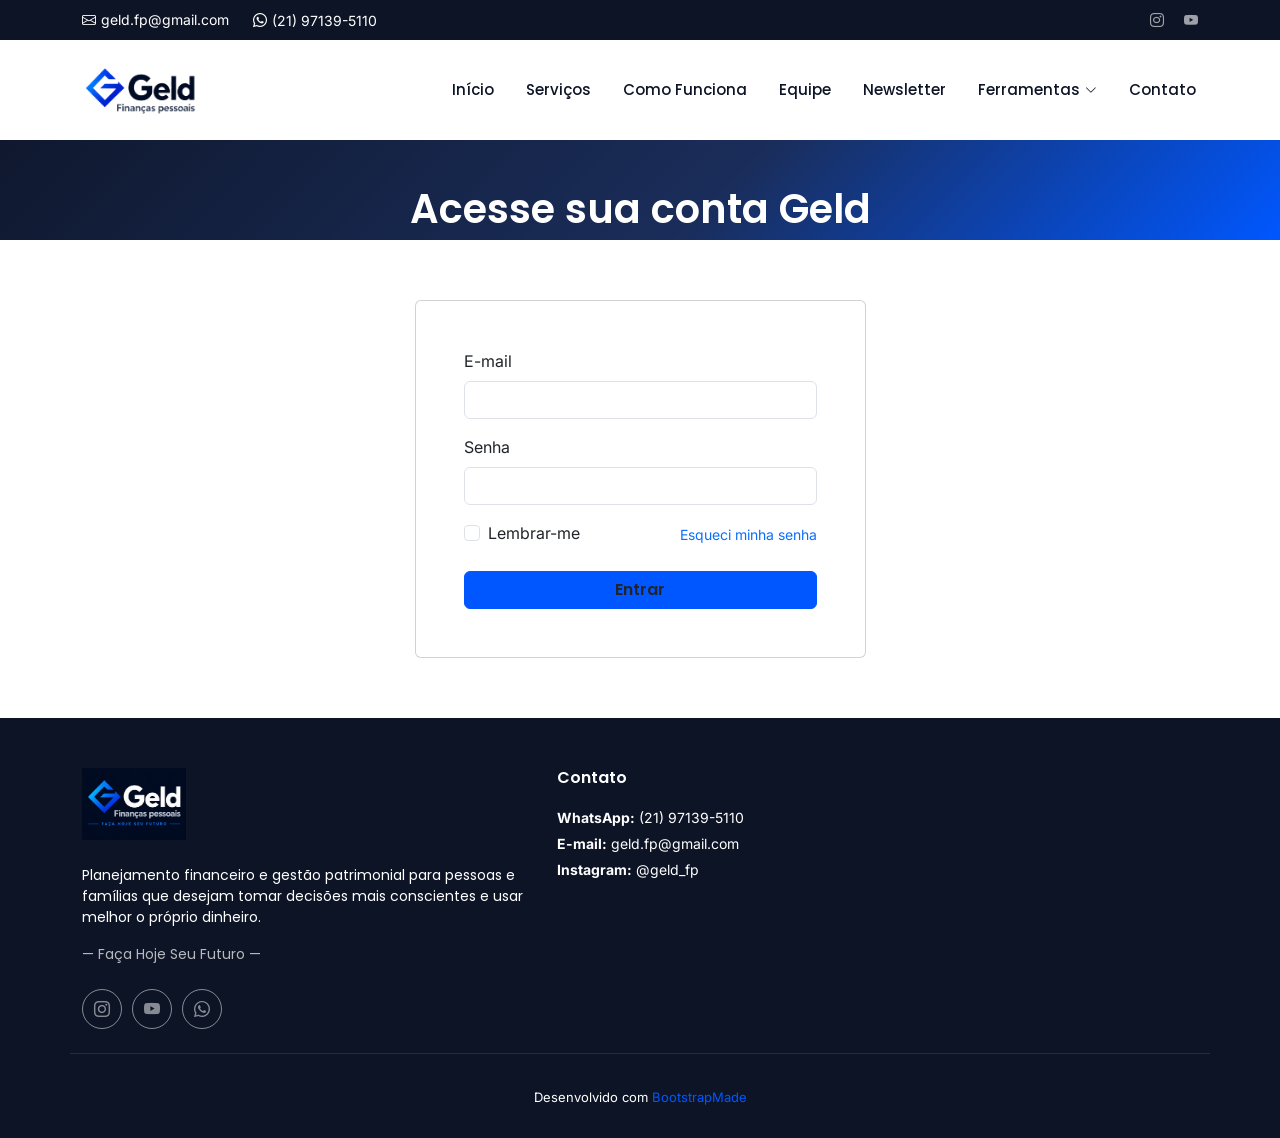
<file: docs/trocar_senha.html>
<!DOCTYPE html>
<html lang="pt-BR">

<head>
  <meta charset="utf-8">
  <meta content="width=device-width, initial-scale=1.0" name="viewport">
  <title>Área do Cliente — Geld Finanças Pessoais</title>
  <meta name="description" content="Acesse a área do cliente Geld para acompanhar a evolução do seu patrimônio e objetivos.">

  <!-- Favicons -->
  <link href="img/favicon.png" rel="icon">
  <link href="img/apple-touch-icon.png" rel="apple-touch-icon">

  <!-- Fonts -->
  <link href="https://fonts.googleapis.com" rel="preconnect">
  <link href="https://fonts.gstatic.com" rel="preconnect" crossorigin>
  <link href="https://fonts.googleapis.com/css2?family=Poppins:wght@400;500;600;700&family=Inter:wght@400;500&display=swap" rel="stylesheet">

  <!-- Vendor CSS Files -->
  <link href="vendor/bootstrap/css/bootstrap.min.css" rel="stylesheet">
  <link href="vendor/bootstrap-icons/bootstrap-icons.css" rel="stylesheet">
  <link href="vendor/aos/aos.css" rel="stylesheet">
  <link href="vendor/glightbox/css/glightbox.min.css" rel="stylesheet">
  <link href="vendor/swiper/swiper-bundle.min.css" rel="stylesheet">

  <!-- Main CSS File -->
  <link href="css/main.css" rel="stylesheet">
  <link href="css/geld.css" rel="stylesheet">
</head>

<body class="login-page">

  <header id="header" class="header fixed-top">

    <div class="topbar d-flex align-items-center">
      <div class="container d-flex justify-content-center justify-content-md-between">
        <div class="contact-info d-flex align-items-center">
          <i class="bi bi-envelope d-flex align-items-center"><a href="mailto:geld.fp@gmail.com">geld.fp@gmail.com</a></i>
          <i class="bi bi-whatsapp d-flex align-items-center ms-4"><span>(21) 97139-5110</span></i>
        </div>
        <div class="social-links d-none d-md-flex align-items-center">
          <a href="https://instagram.com/geld_fp" class="instagram"><i class="bi bi-instagram"></i></a>
          <a href="https://www.youtube.com/@Geld_fp" class="youtube" target="_blank" rel="noopener"><i class="bi bi-youtube"></i></a>
        </div>
      </div>
    </div>

    <div class="branding d-flex align-items-center">
      <div class="container position-relative d-flex align-items-center justify-content-between">
        <a href="/" class="logo d-flex align-items-center">
          <img src="img/logo-claro.png" alt="Geld Finanças Pessoais">
        </a>

        <nav id="navmenu" class="navmenu">
          <ul>
            <li><a href="/#hero">Início</a></li>
            <li><a href="/#services">Serviços</a></li>
            <li><a href="/#how">Como Funciona</a></li>
            <li><a href="/#team">Equipe</a></li>
            <li><a href="newsletter/">Newsletter</a></li>
            <li class="dropdown"><a href="javascript:void(0)"><span>Ferramentas</span> <i class="bi bi-chevron-down toggle-dropdown"></i></a>
              <ul>
                <li><a href="rebalanceamento.html">Rebalanceamento de carteira</a></li>
                <li><a href="aposentadoria.html">Simulador de aposentadoria</a></li>
              </ul>
            </li>
            <li><a href="/#contact">Contato</a></li>
            
          </ul>
          <i class="mobile-nav-toggle d-xl-none bi bi-list"></i>
        </nav>
      </div>
    </div>

  </header>

  

  <main class="main">

    <!-- Page Title -->
    <div class="hero section accent-background faixa-cliente" style="height: 15rem">
      <div class="heading"  >
        <div class="container" >
          <div class="row d-flex justify-content-center align-items-center text-center ">
            <div class="col-lg-8" >
              <h1 style="color:#fff; font-family:'Poppins',sans-serif; margin-block: clamp(1.5rem, 5vh, 4rem);">Acesse sua conta Geld</h1>
              
            </div>
          </div>
        </div>
      </div>
      
    </div><!-- End Page Title -->

    <!-- Login Section -->
    <section id="login" class="login section">
      <div class="container" data-aos="fade-up" data-aos-delay="100">
        <div class="row justify-content-center">
          <div class="col-lg-5 col-md-7">
            <div class="card">
              <div class="card-body p-4 p-md-5">

                 <form id="troca-form" method="post">
                  <p class="small mb-4">Por segurança, crie uma senha nova antes de continuar.</p>

                  <div class="mb-3">
                    <label for="senha-atual" class="form-label">Senha atual</label>
                    <input type="password" class="form-control" id="senha-atual" required>
                  </div>

                  <div class="mb-3">
                    <label for="nova-senha" class="form-label">Nova senha (mínimo 8 caracteres)</label>
                    <input type="password" class="form-control" id="nova-senha" minlength="8" required>
                  </div>

                  <div class="mb-4">
                    <label for="confirma-senha" class="form-label">Repita a nova senha</label>
                    <input type="password" class="form-control" id="confirma-senha" minlength="8" required>
                  </div>

                  <button type="submit" class="btn btn-get-started w-100">Salvar nova senha</button>
                  <p id="troca-erro" class="text-danger small text-center mt-3 mb-0 d-none"></p>
                </form>

              </div>
            </div>
          </div>
        </div>
      </div>
    </section><!-- /Login Section -->

  </main>

  <footer id="footer" class="footer accent-background">
    <div class="container footer-top">
      <div class="row gy-4">
        <div class="col-lg-5 col-md-12 footer-about">
          <a href="/" class="logo d-flex align-items-center">
            <img src="img/logo-escuro.webp" alt="Geld Finanças Pessoais" class="footer-logo-img">
          </a>
          <p>Planejamento financeiro e gestão patrimonial para pessoas e famílias que desejam tomar decisões mais conscientes e usar melhor o próprio dinheiro.</p>
          <p class="mt-2 footer-tagline">— Faça Hoje Seu Futuro —</p>
          <div class="social-links d-flex mt-4">
            <a href="https://instagram.com/geld_fp"><i class="bi bi-instagram"></i></a>
            <a href="https://www.youtube.com/@Geld_fp" target="_blank" rel="noopener"><i class="bi bi-youtube"></i></a>
            <a href="https://wa.me/5521971395110"><i class="bi bi-whatsapp"></i></a>
          </div>
        </div>
      

        <div class="col-lg-3 col-md-12 footer-contact text-center text-md-start">
          <h4>Contato</h4>
          <p class="mt-2"><strong>WhatsApp:</strong> <span>(21) 97139-5110</span></p>
          <p><strong>E-mail:</strong> <span>geld.fp@gmail.com</span></p>
          <p><strong>Instagram:</strong> <span>@geld_fp</span></p>
        </div>
      </div>
    </div>

    <div class="container copyright text-center mt-4">
      <div class="credits">
        Desenvolvido com <a href="https://bootstrapmade.com/">BootstrapMade</a>
      </div>
    </div>
  </footer>

  <a href="#" id="scroll-top" class="scroll-top d-flex align-items-center justify-content-center"><i class="bi bi-arrow-up-short"></i></a>
  <div id="preloader"></div>

  <script src="vendor/bootstrap/js/bootstrap.bundle.min.js"></script>
  <!-- <script src="vendor/php-email-form/validate.js"></script> -->
  <script src="vendor/aos/aos.js"></script>
  <script src="vendor/glightbox/js/glightbox.min.js"></script>
  <script src="vendor/swiper/swiper-bundle.min.js"></script>
  <script src="vendor/purecounter/purecounter_vanilla.js"></script>
  <script src="vendor/imagesloaded/imagesloaded.pkgd.min.js"></script>
  <script src="vendor/isotope-layout/isotope.pkgd.min.js"></script>
  <script src="js/main.js"></script>

  <script>
  const API = location.hostname.endsWith('geldfp.com.br')
    ? 'https://geld.pythonanywhere.com'
    : 'http://127.0.0.1:5000';

  const token = sessionStorage.getItem('geld_token');
  if (!token) window.location.href = 'login.html';

  document.getElementById('troca-form').addEventListener('submit', async (evento) => {
    evento.preventDefault();
    const erro = document.getElementById('troca-erro');
    erro.classList.add('d-none');

    const nova = document.getElementById('nova-senha').value;
    if (nova !== document.getElementById('confirma-senha').value) {
      erro.textContent = 'As duas senhas novas não são iguais.';
      erro.classList.remove('d-none');
      return;
    }

    try {
      const resposta = await fetch(API + '/api/cliente/trocar-senha', {
        method: 'POST',
        headers: { 'Content-Type': 'application/json', 'Authorization': 'Bearer ' + token },
        body: JSON.stringify({
          senha_atual: document.getElementById('senha-atual').value,
          nova_senha: nova,
        }),
      });
      const dados = await resposta.json();

      if (resposta.ok) {
        window.location.href = 'cliente_dashboard.html';
      } else {
        erro.textContent = dados.erro;
        erro.classList.remove('d-none');
      }
    } catch (e) {
      erro.textContent = 'Não foi possível conectar. Tente mais tarde.';
      erro.classList.remove('d-none');
    }
  });
</script>

</body>

</html>
</file>
<file: docs/css/geld.css>
/* =============================================
   GELD FINANÇAS PESSOAIS — Identidade Visual
   Manual Editorial v2.0
   ============================================= */

@import url('https://fonts.googleapis.com/css2?family=Poppins:wght@400;500;600;700&family=Inter:wght@400;500&display=swap');

/* --- Variáveis --- */
:root {
  --default-font: 'Inter', sans-serif !important;
  --heading-font: 'Poppins', sans-serif !important;
  --nav-font: 'Poppins', sans-serif !important;
  --background-color:  #ffffff !important;
  --default-color:     #475467 !important;
  --heading-color:     #0D1426 !important;
  --accent-color:      #0057FF !important;
  --surface-color:     #ffffff !important;
  --contrast-color:    #ffffff !important;
  --nav-color:                      #0D1426 !important;
  --nav-hover-color:                #0057FF !important;
  --nav-mobile-background-color:    #ffffff !important;
  --nav-dropdown-background-color:  #ffffff !important;
  --nav-dropdown-color:             #0D1426 !important;
  --nav-dropdown-hover-color:       #0057FF !important;
}

.light-background {
  --background-color: #F2F4F7 !important;
  --surface-color:    #ffffff !important;
}

.dark-background {
  --background-color: #0D1426 !important;
  --default-color:    #ffffff !important;
  --heading-color:    #ffffff !important;
  --surface-color:    #1a2d5a !important;
  --contrast-color:   #ffffff !important;
}

.accent-background {
  --background-color: #0D1426 !important;
  --default-color:    #ffffff !important;
  --heading-color:    #ffffff !important;
  --accent-color:     #0057FF !important;
  --surface-color:    #1a2d5a !important;
  --contrast-color:   #ffffff !important;
}

/* --- Tipografia --- */
body { font-family: 'Inter', sans-serif; color: #475467; }
h1, h2, h3, h4, h5, h6 { font-family: 'Poppins', sans-serif; font-weight: 600; color: #0D1426; }

/* --- Header --- */
.header .branding { background-color: #ffffff; }
.header .topbar { background-color: #0D1426 !important; }
.header .sitename { font-family: 'Poppins', sans-serif; font-weight: 700; color: #0D1426; }
.header .logo img {
  height: 80px !important;
  max-height: 80px !important;
  width: auto !important;
  margin-right: 0 !important;
}

/* --- Hero --- */
.hero { background: linear-gradient(135deg, #0D1426 0%, #1a2d5a 60%, #0057FF 100%) !important; }
.hero h2, .hero h2 span, .hero p { color: #ffffff !important; }
.hero .icon-box .title a, .hero .icon-box .icon i { color: #ffffff !important; }

/* Hero logo */
.hero-logo {
  max-width: 500px;
  margin: 40px;
  border-radius: 10px;
}

/* --- Botões --- */
.btn-get-started, .btn-primary {
  background-color: #0057FF !important;
  border-color: #0057FF !important;
  font-family: 'Poppins', sans-serif;
  font-weight: 600;
}
.btn-get-started:hover, .btn-primary:hover {
  background-color: #0041cc !important;
  border-color: #0041cc !important;
}

/* --- Seções --- */
.section-title h2::after { background-color: #0057FF !important; }
.about .bi-check-circle-fill { color: #0057FF !important; }
.call-to-action h3, .call-to-action p { color: #ffffff !important; }

/* --- Contato --- */
.contact .info-item h3 { color: #0D1426 !important; }
.contact .info-item p, .contact .info-item a { color: #475467 !important; }
.contact .info-item i { color: #0057FF !important; }

/* --- FAQ / Como funciona --- */
.faq .faq-item h3, .faq .faq-item .num { color: #0D1426 !important; }
.faq .faq-content p { color: #475467 !important; }

/* --- Stats --- */
.stats .stats-item p, .stats .stats-item span { color: #475467 !important; }
.stats .stats-item strong { color: #0D1426 !important; }
.stats .stats-item i { color: #0057FF !important; }

/* --- Team --- */
.team .member h4 { color: #0D1426 !important; }
.team .member span { color: #0057FF !important; }

/* Biografia do membro */
.member-bio {
  font-size: 0.9rem;
  color: #475467;
  text-align: justify;
}

/* --- Services --- */
.services .service-item:hover, .icon-box:hover {
  border-color: #0057FF !important;
  box-shadow: 0 8px 32px rgba(0, 87, 255, 0.12) !important;
}

/* --- Footer --- */
.footer { background-color: #0D1426 !important; }
.footer h4 { font-family: 'Poppins', sans-serif; font-weight: 600; color: #ffffff; }
.footer a:hover { color: #0057FF !important; }
.footer .logo img {
  height: 72px !important;
  max-height: 72px !important;
  width: auto !important;
}
.footer-logo-img {
  height: 48px;
  width: auto;
}
.footer-tagline {
  font-size: 0.85rem;
  opacity: 0.7;
}

/* --- Scroll top --- */
.scroll-top { background-color: #0057FF !important; }

/* =============================================
   VÍDEO + GRÁFICOS — Seção About
   ============================================= */

/* Wrapper do vídeo com overlay */
.video-wrapper {
  position: relative;
  margin-bottom: 1.5rem;
}

/* Vídeo ocupa 100% do wrapper */
.video-fill {
  width: 100%;
  object-fit: cover;
}

/* Overlay escuro sobre o vídeo com gráfico */
.video-overlay {
  position: absolute;
  inset: 0;
  background: rgba(13, 20, 38, 0.65); /* ← transparência: 0=transparente, 1=opaco */
  border-radius: 1rem;                 /* ← arredondamento das bordas */
  display: flex;
  flex-direction: column;
  justify-content: center;
  padding: 20px;
}

/* Container do canvas do gráfico */
.chart-container {
  position: relative;
  height: 160px; /* ← altura do gráfico */
}

/* Label superior do gráfico (uppercase pequeno) */
.chart-label-upper {
  color: rgba(255, 255, 255, 0.7);
  font-size: 10px;
  font-weight: 600;
  letter-spacing: 0.08em;
  text-transform: uppercase;
  margin: 0 0 4px;
}

/* Título do gráfico */
.chart-title {
  color: #ffffff;
  font-size: 12px;
  font-family: 'Poppins', sans-serif;
  font-weight: 600;
  margin: 0 0 12px;
}

/* Legenda do gráfico */
.chart-legend {
  display: flex;
  gap: 12px;
  margin-top: 8px;
}

/* Item da legenda */
.chart-legend-item {
  display: flex;
  align-items: center;
  gap: 4px;
  font-size: 11px;
  color: rgba(255, 255, 255, 0.65);
}

/* Traço da legenda */
.legend-dot {
  width: 10px;
  height: 3px;
  display: inline-block;
  border-radius: 2px;
}

/* Cor azul Geld */
.legend-dot--blue {
  background: #0057FF; /* ← cor da linha de renda */
}

/* Cor branca/risco */
.legend-dot--white {
  background: rgba(255, 255, 255, 0.5); /* ← cor da linha de risco */
}

/* =============================================
   GELD — RESPONSIVO MOBILE
   ============================================= */

@media (max-width: 768px) {

  /* --- Logo menor no header --- */
  .header .logo img {
    height: 44px !important;
    max-height: 44px !important;
  }

  /* --- Hero compacto --- */
  .hero .container {
    padding-top: 20px !important;
    padding-bottom: 20px !important;
  }
  /* --- Faixa do título (login, trocar senha, área do cliente) --- */
  .faixa-cliente {
    height: auto !important;
    padding-top: 104px !important;
  }

  .faixa-cliente .container {
    padding-top: 0 !important;
    padding-bottom: 0 !important;
  }

  .faixa-cliente h1 {
    margin-block: 1.25rem !important;
  }
  .hero h2 {
    font-size: 1.6rem !important;
  }

  .hero p {
    font-size: 0.9rem !important;
  }

  /* Hero logo menor */
  .hero-logo {
    max-width: 220px !important;
    margin: 16px auto !important;
    display: block !important;
  }

  /* Icon boxes do hero: 2 por linha */
  .hero .icon-boxes .col-xl-3 {
    flex: 0 0 50% !important;
    max-width: 50% !important;
  }

  /* --- About: vídeos menores --- */
  .video-wrapper video {
    max-height: 220px;
    object-fit: cover;
  }

  /* Gráfico menor no mobile */
  .chart-container {
    height: 120px !important;
  }

  /* --- Seção títulos --- */
  .section-title h2 {
    font-size: 1.4rem !important;
  }

  .section-title p {
    font-size: 0.9rem !important;
  }

  /* --- Serviços: 1 por linha em telas pequenas --- */
  .services .col-lg-4 {
    flex: 0 0 100% !important;
    max-width: 100% !important;
  }

  /* --- Stats: 2 por linha --- */
  .stats .col-lg-6 {
    flex: 0 0 50% !important;
    max-width: 50% !important;
  }

  /* --- Team: lado a lado --- */
  .team .col-xl-4 {
    flex: 0 0 100% !important;
    max-width: 100% !important;
  }

  .team .member img {
    width: 100%;
    max-width: 280px;
    height: auto;
    aspect-ratio: 1;
    object-fit: cover;
  }

  /* --- FAQ: sem padding lateral --- */
  .faq .content.px-xl-5 {
    padding-left: 0 !important;
    padding-right: 0 !important;
  }

  /* --- Footer logo menor --- */
  .footer .logo img {
    height: 48px !important;
    max-height: 48px !important;
  }

  /* --- Footer: links lado a lado --- */
  .footer .col-lg-2 {
    flex: 0 0 50% !important;
    max-width: 50% !important;
  }

  /* --- Contato: info compacta --- */
  .contact .info-item {
    padding: 12px !important;
  }

  /* --- CTA: texto menor --- */
  .call-to-action h3 {
    font-size: 1.3rem !important;
  }

  .call-to-action p {
    font-size: 0.85rem !important;
  }

}

/* Telas muito pequenas (iPhone SE etc) */
@media (max-width: 400px) {

  .hero h2 {
    font-size: 1.3rem !important;
  }

  .hero-logo {
    max-width: 180px !important;
  }

  /* Team: 1 por linha em telas muito pequenas */
  .team .col-xl-4 {
    flex: 0 0 100% !important;
    max-width: 100% !important;
  }

  /* Stats: 1 por linha */
  .stats .col-lg-6 {
    flex: 0 0 100% !important;
    max-width: 100% !important;
  }

}

/* --- Icon boxes: fontes responsivas --- */
.icon-box .title {
  font-size: 0.85rem !important;
  line-height: 1.3 !important;
}

.icon-box .icon i {
  font-size: 1.5rem !important;
}

@media (max-width: 768px) {
  .icon-box {
    padding: 16px 10px !important;
  }

  .icon-box .title {
    font-size: 0.75rem !important;
    line-height: 1.2 !important;
  }

  .icon-box .icon {
    margin-bottom: 8px !important;
  }

  .icon-box .icon i {
    font-size: 1.2rem !important;
  }
}

@media (max-width: 400px) {
  .icon-box .title {
    font-size: 0.7rem !important;
  }
}

/* hero mobile removido - causava conflito */

/* =============================================
   ICON-BOXES COM VÍDEO — Hero Section
   ============================================= */

/* Container com vídeo: mantém position relative para os filhos absolutos */
.icon-box.icon-box-video {
  position: relative;
  overflow: hidden;
  padding: 60px 30px;
}

/* Vídeo de fundo */
.icon-box-video-bg {
  position: absolute;
  inset: 0;
  width: 100%;
  height: 100%;
  object-fit: cover;
  z-index: 0;
}

/* Overlay escuro sobre o vídeo */
.icon-box-overlay {
  position: absolute;
  inset: 0;
  background: rgba(13, 20, 38, 0.68);
  z-index: 1;
  transition: background 0.35s ease;
}

/* Conteúdo (ícone + título) acima do overlay */
.icon-box-inner {
  position: relative;
  z-index: 2;
  text-align: center;
}

/* Hover: overlay levemente mais azul Geld */
.icon-box.icon-box-video:hover .icon-box-overlay {
  background: rgba(0, 60, 180, 0.55);
}

/* =============================================
   BLOCO DE AGENDAMENTO — Seção Contato
   ============================================= */

.calendar-block {
  display: block;
  min-height: 380px;
  text-decoration: none;
  cursor: pointer;
}

/* Vídeo de fundo */
.calendar-video {
  position: absolute;
  inset: 0;
  width: 100%;
  height: 100%;
  object-fit: cover;
  z-index: 0;
}

/* Overlay escuro */
.calendar-overlay {
  position: absolute;
  inset: 0;
  background: rgba(13, 20, 38, 0.72);
  z-index: 1;
  transition: background 0.35s ease;
}

/* Conteúdo centralizado sobre o vídeo */
.calendar-content {
  position: relative;
  z-index: 2;
  min-height: 380px;
  display: flex;
  flex-direction: column;
  align-items: center;
  justify-content: center;
  padding: 48px 40px;
  text-align: center;
}

/* Círculo do ícone */
.calendar-icon-wrap {
  width: 84px;
  height: 84px;
  border-radius: 50%;
  background: rgba(0, 87, 255, 0.22);
  border: 2px solid #0057FF;
  display: flex;
  align-items: center;
  justify-content: center;
  margin-bottom: 24px;
  transition: transform 0.35s ease, background 0.35s ease;
}

.calendar-icon-wrap i {
  font-size: 38px;
  color: #ffffff;
  line-height: 1;
}

/* Label superior */
.calendar-label {
  color: rgba(255, 255, 255, 0.65);
  font-size: 11px;
  font-weight: 600;
  letter-spacing: 0.1em;
  text-transform: uppercase;
  margin: 0 0 8px;
}

/* Título principal */
.calendar-title {
  color: #ffffff !important;
  font-family: 'Poppins', sans-serif;
  font-weight: 600;
  font-size: 1.75rem;
  margin: 0 0 14px;
  line-height: 1.3;
}

/* Descrição */
.calendar-desc {
  color: rgba(255, 255, 255, 0.78);
  font-size: 0.95rem;
  max-width: 440px;
  margin: 0 0 32px;
  line-height: 1.65;
}

/* Botão interno */
.calendar-btn {
  display: inline-flex;
  align-items: center;
  gap: 8px;
  background: #0057FF;
  color: #ffffff;
  font-family: 'Poppins', sans-serif;
  font-weight: 600;
  font-size: 0.9rem;
  padding: 13px 30px;
  border-radius: 6px;
  transition: background 0.3s ease;
}

/* Hover do bloco inteiro */
.calendar-block:hover .calendar-overlay {
  background: rgba(0, 60, 180, 0.50);
}

.calendar-block:hover .calendar-icon-wrap {
  transform: scale(1.12);
  background: rgba(0, 87, 255, 0.38);
}

.calendar-block:hover .calendar-btn {
  background: #0040cc;
}

/* Responsivo mobile */
@media (max-width: 768px) {
  .calendar-block,
  .calendar-content {
    min-height: 300px;
  }

  .calendar-content {
    padding: 32px 24px;
  }

  .calendar-title {
    font-size: 1.4rem !important;
  }

  .calendar-desc {
    font-size: 0.88rem;
  }

  .calendar-icon-wrap {
    width: 68px;
    height: 68px;
  }

  .calendar-icon-wrap i {
    font-size: 30px;
  }
}

/* --- Como cobramos --- */
.modelo {
  background: #0D1426;
  color: #e8ecf4;
  padding: 72px 0;
}
.modelo-rotulo {
  font-family: 'Poppins', sans-serif;
  font-size: 0.8rem;
  font-weight: 600;
  letter-spacing: 0.18em;
  text-transform: uppercase;
  color: #8fa3c8;
  margin-bottom: 16px;
}
.modelo-titulo {
  font-size: clamp(2rem, 5vw, 2.8rem);
  font-weight: 600;
  line-height: 1.15;
  color: #ffffff;
  margin-bottom: 20px;
}
.modelo-titulo span {
  color: #8fa3c8;
}
.modelo-texto {
  font-size: 1.05rem;
  line-height: 1.6;
  color: #c3cde0;
}
.modelo-itens {
  margin: 0;
}
.modelo-item {
  border-top: 1px solid rgba(255, 255, 255, 0.15);
  padding: 22px 0;
}
.modelo-item dt {
  font-family: 'Poppins', sans-serif;
  font-size: 0.78rem;
  font-weight: 600;
  letter-spacing: 0.16em;
  text-transform: uppercase;
  color: #8fa3c8;
  margin-bottom: 6px;
}
.modelo-item dd {
  margin: 0;
}
.modelo-numero {
  font-family: 'Poppins', sans-serif;
  font-size: clamp(2rem, 6vw, 2.6rem);
  font-weight: 500;
  line-height: 1.1;
  color: #ffffff;
}
.modelo-numero strong {
  font-weight: 500;
  color: #5b93ff;
}
.modelo-seta {
  color: #5b93ff;
  margin: 0 4px;
}
.modelo-numero small {
  font-size: 0.5em;
  color: #a7b4cc;
}
.modelo-legenda {
  font-size: 0.95rem;
  color: #a7b4cc;
  margin-top: 4px;
}

/* --- Ferramentas gratuitas com imagem --- */
.services .service-item.ferramenta {
  padding: 0;
  overflow: hidden;
  border-radius: 14px;
  display: flex;
  flex-direction: column;
}
.ferramenta-img {
  display: block;
  width: 100%;
  height: auto;
  aspect-ratio: 3 / 2;
  object-fit: cover;
  background: #f4f8fe;
  transition: transform 0.4s ease;
}
.services .service-item.ferramenta:hover .ferramenta-img {
  transform: scale(1.03);
}
.ferramenta-corpo {
  padding: 28px 32px 32px;
}
.services .service-item.ferramenta .readmore {
  margin-top: 18px;
  font-weight: 600;
  color: #0057FF;
}
</file>
<file: docs/css/aposentadoria.css>
/* Simulador de aposentadoria (aposentadoria.html) */
.apos h4 { font-family: 'Poppins', sans-serif; font-size: 1.1rem; margin-bottom: 1rem; }
.apos .apos-intro { font-size: 1.1rem; max-width: 46rem; }
.apos .form-label { font-size: .8rem; font-weight: 600; margin-bottom: .25rem; }
.apos .apos-objetivo { border: 1px solid #dee2e6; border-radius: .5rem; padding: .75rem 1rem 1rem; }
.apos .apos-objetivo legend { float: none; width: auto; font-size: .85rem; font-weight: 600; padding: 0 .25rem; margin: 0; }

.apos .apos-destaque {
  background: #0D1426; color: #fff; border-radius: 1rem; padding: 1.5rem 1.75rem;
  display: grid; grid-template-columns: 1fr 1fr; gap: 1.5rem;
}
.apos .apos-grande { font-family: 'Poppins', sans-serif; font-size: clamp(1.5rem, 3vw, 2.2rem); font-weight: 600; margin: .25rem 0; }
.apos .apos-realce { color: #7FA8FF; }
.apos .apos-ajuda { font-size: .8rem; color: #C3CCE0; }

.apos .apos-metrica span:first-child { display: block; }
.apos .apos-metrica strong { display: block; font-family: 'Poppins', sans-serif; font-size: 1.6rem; margin: .35rem 0; color: #0D1426; }

.apos .apos-legenda { display: flex; flex-wrap: wrap; gap: 1rem; font-size: .8rem; color: #475467; }
.apos .apos-legenda [data-serie] { cursor: help; border-bottom: 1px dotted #98A2B3; }
.apos .apos-ponto { display: inline-block; width: .6rem; height: .6rem; border-radius: 50%; margin-right: .35rem; }
.apos .apos-grafico { width: 100%; height: auto; display: block; margin-top: .75rem; }

.apos details summary { cursor: pointer; font-weight: 600; }

@media (max-width: 575px) {
  .apos .apos-destaque { grid-template-columns: 1fr; }
}

@media print {
  #header, #footer, .faixa-cliente, .apos-cta, #scroll-top, #preloader { display: none !important; }
  .apos { padding-top: 0; }
  .apos .apos-destaque { print-color-adjust: exact; -webkit-print-color-adjust: exact; }
  .apos .card, .apos .apos-destaque { break-inside: avoid; }
}
</file>
<file: docs/css/main.css>
/**
* Template Name: Impact
* Template URL: https://bootstrapmade.com/impact-bootstrap-business-website-template/
* Updated: Aug 07 2024 with Bootstrap v5.3.3
* Author: BootstrapMade.com
* License: https://bootstrapmade.com/license/
*/

/*--------------------------------------------------------------
# Font & Color Variables
# Help: https://bootstrapmade.com/color-system/
--------------------------------------------------------------*/
/* Fonts */
:root {
  --default-font: "Roboto",  system-ui, -apple-system, "Segoe UI", Roboto, "Helvetica Neue", Arial, "Noto Sans", "Liberation Sans", sans-serif, "Apple Color Emoji", "Segoe UI Emoji", "Segoe UI Symbol", "Noto Color Emoji";
  --heading-font: "Montserrat",  sans-serif;
  --nav-font: "Poppins",  sans-serif;
}

/* Global Colors - The following color variables are used throughout the website. Updating them here will change the color scheme of the entire website */
:root { 
  --background-color: #ffffff; /* Background color for the entire website, including individual sections */
  --default-color: #222222; /* Default color used for the majority of the text content across the entire website */
  --heading-color: #172a28; /* Color for headings, subheadings and title throughout the website */
  --accent-color: #008374; /* Accent color that represents your brand on the website. It's used for buttons, links, and other elements that need to stand out */
  --surface-color: #ffffff; /* The surface color is used as a background of boxed elements within sections, such as cards, icon boxes, or other elements that require a visual separation from the global background. */
  --contrast-color: #ffffff; /* Contrast color for text, ensuring readability against backgrounds of accent, heading, or default colors. */
}

/* Nav Menu Colors - The following color variables are used specifically for the navigation menu. They are separate from the global colors to allow for more customization options */
:root {
  --nav-color: #ffffff;  /* The default color of the main navmenu links */
  --nav-hover-color: #008374; /* Applied to main navmenu links when they are hovered over or active */
  --nav-mobile-background-color: #ffffff; /* Used as the background color for mobile navigation menu */
  --nav-dropdown-background-color: #ffffff; /* Used as the background color for dropdown items that appear when hovering over primary navigation items */
  --nav-dropdown-color: #01433c; /* Used for navigation links of the dropdown items in the navigation menu. */
  --nav-dropdown-hover-color: #008374; /* Similar to --nav-hover-color, this color is applied to dropdown navigation links when they are hovered over. */
}

/* Color Presets - These classes override global colors when applied to any section or element, providing reuse of the sam color scheme. */

.light-background {
  --background-color: #f2f9f9;
  --surface-color: #ffffff;
}

.dark-background {
  --background-color: #060606;
  --default-color: #ffffff;
  --heading-color: #ffffff;
  --surface-color: #252525;
  --contrast-color: #ffffff;
}

.accent-background {
  --background-color: #008374;
  --default-color: #ffffff;
  --heading-color: #ffffff;
  --accent-color: #ffffff;
  --surface-color: #00b6a1;
  --contrast-color: #ffffff;
}

/* Smooth scroll */
:root {
  scroll-behavior: smooth;
}

/*--------------------------------------------------------------
# General Styling & Shared Classes
--------------------------------------------------------------*/
body {
  color: var(--default-color);
  background-color: var(--background-color);
  font-family: var(--default-font);
}

a {
  color: var(--accent-color);
  text-decoration: none;
  transition: 0.3s;
}

a:hover {
  color: color-mix(in srgb, var(--accent-color), transparent 25%);
  text-decoration: none;
}

h1,
h2,
h3,
h4,
h5,
h6 {
  color: var(--heading-color);
  font-family: var(--heading-font);
}

/* Pulsating Play Button
------------------------------*/
.pulsating-play-btn {
  width: 94px;
  height: 94px;
  background: radial-gradient(var(--accent-color) 50%, color-mix(in srgb, var(--accent-color), transparent 75%) 52%);
  border-radius: 50%;
  display: block;
  position: relative;
  overflow: hidden;
}

.pulsating-play-btn:before {
  content: "";
  position: absolute;
  width: 120px;
  height: 120px;
  animation-delay: 0s;
  animation: pulsate-play-btn 2s;
  animation-direction: forwards;
  animation-iteration-count: infinite;
  animation-timing-function: steps;
  opacity: 1;
  border-radius: 50%;
  border: 5px solid color-mix(in srgb, var(--accent-color), transparent 30%);
  top: -15%;
  left: -15%;
  background: rgba(198, 16, 0, 0);
}

.pulsating-play-btn:after {
  content: "";
  position: absolute;
  left: 50%;
  top: 50%;
  transform: translateX(-40%) translateY(-50%);
  width: 0;
  height: 0;
  border-top: 10px solid transparent;
  border-bottom: 10px solid transparent;
  border-left: 15px solid #fff;
  z-index: 100;
  transition: all 400ms cubic-bezier(0.55, 0.055, 0.675, 0.19);
}

.pulsating-play-btn:hover:before {
  content: "";
  position: absolute;
  left: 50%;
  top: 50%;
  transform: translateX(-40%) translateY(-50%);
  width: 0;
  height: 0;
  border: none;
  border-top: 10px solid transparent;
  border-bottom: 10px solid transparent;
  border-left: 15px solid #fff;
  z-index: 200;
  animation: none;
  border-radius: 0;
}

.pulsating-play-btn:hover:after {
  border-left: 15px solid var(--accent-color);
  transform: scale(20);
}

@keyframes pulsate-play-btn {
  0% {
    transform: scale(0.6, 0.6);
    opacity: 1;
  }

  100% {
    transform: scale(1, 1);
    opacity: 0;
  }
}

/* PHP Email Form Messages
------------------------------*/
.php-email-form .error-message {
  display: none;
  background: #df1529;
  color: #ffffff;
  text-align: left;
  padding: 15px;
  margin-bottom: 24px;
  font-weight: 600;
}

.php-email-form .sent-message {
  display: none;
  color: #ffffff;
  background: #059652;
  text-align: center;
  padding: 15px;
  margin-bottom: 24px;
  font-weight: 600;
}

.php-email-form .loading {
  display: none;
  background: var(--surface-color);
  text-align: center;
  padding: 15px;
  margin-bottom: 24px;
}

.php-email-form .loading:before {
  content: "";
  display: inline-block;
  border-radius: 50%;
  width: 24px;
  height: 24px;
  margin: 0 10px -6px 0;
  border: 3px solid var(--accent-color);
  border-top-color: var(--surface-color);
  animation: php-email-form-loading 1s linear infinite;
}

@keyframes php-email-form-loading {
  0% {
    transform: rotate(0deg);
  }

  100% {
    transform: rotate(360deg);
  }
}

/*--------------------------------------------------------------
# Global Header
--------------------------------------------------------------*/
.header {
  --background-color: #008374;
  --heading-color: #ffffff;
  color: var(--default-color);
  transition: all 0.5s;
  z-index: 997;
  background-color: var(--background-color);
}

.header .topbar {
  background-color: color-mix(in srgb, var(--accent-color) 90%, black 10%);
  height: 40px;
  padding: 0;
  font-size: 14px;
  transition: all 0.5s;
}

.header .topbar .contact-info i {
  font-style: normal;
  color: var(--contrast-color);
}

.header .topbar .contact-info i a,
.header .topbar .contact-info i span {
  padding-left: 5px;
  color: var(--contrast-color);
}

@media (max-width: 575px) {

  .header .topbar .contact-info i a,
  .header .topbar .contact-info i span {
    font-size: 13px;
  }
}

.header .topbar .contact-info i a {
  line-height: 0;
  transition: 0.3s;
}

.header .topbar .contact-info i a:hover {
  color: var(--contrast-color);
  text-decoration: underline;
}

.header .topbar .social-links a {
  color: color-mix(in srgb, var(--contrast-color), transparent 40%);
  line-height: 0;
  transition: 0.3s;
  margin-left: 20px;
}

.header .topbar .social-links a:hover {
  color: var(--contrast-color);
}

.header .branding {
  min-height: 60px;
  padding: 10px 0;
}

.header .logo {
  line-height: 1;
}

.header .logo img {
  max-height: 36px;
  margin-right: 8px;
}

.header .logo h1 {
  font-size: 30px;
  margin: 0;
  font-weight: 700;
  color: var(--heading-color);
}

.header .logo span {
  font-size: 32px;
  margin-left: 2px;
  color: var(--nav-hover-color);
}

.scrolled .header {
  box-shadow: 0px 0 18px rgba(0, 0, 0, 0.1);
}

/*--------------------------------------------------------------
# Navigation Menu
--------------------------------------------------------------*/
/* Desktop Navigation */
@media (min-width: 1200px) {
  .navmenu {
    padding: 0;
  }

  .navmenu ul {
    margin: 0;
    padding: 0;
    display: flex;
    list-style: none;
    align-items: center;
  }

  .navmenu li {
    position: relative;
  }

  .navmenu>ul>li {
    white-space: nowrap;
    padding: 15px 14px;
  }

  .navmenu>ul>li:last-child {
    padding-right: 0;
  }

  .navmenu a,
  .navmenu a:focus {
    color: var(--nav-color);
    font-size: 15px;
    padding: 0 2px;
    font-family: var(--nav-font);
    font-weight: 500;
    display: flex;
    align-items: center;
    justify-content: space-between;
    white-space: nowrap;
    transition: 0.3s;
    position: relative;
  }

  .navmenu a i,
  .navmenu a:focus i {
    font-size: 12px;
    line-height: 0;
    margin-left: 5px;
    transition: 0.3s;
  }

  .navmenu>ul>li>a:before {
    content: "";
    position: absolute;
    height: 2px;
    bottom: -6px;
    left: 0;
    background-color: var(--nav-hover-color);
    visibility: hidden;
    width: 0px;
    transition: all 0.3s ease-in-out 0s;
  }

  .navmenu a:hover:before,
  .navmenu li:hover>a:before,
  .navmenu .active:before {
    visibility: visible;
    width: 100%;
  }

  .navmenu li:hover>a,
  .navmenu .active,
  .navmenu .active:focus {
    color: var(--nav-color);
  }

  .navmenu .dropdown ul {
    margin: 0;
    padding: 10px 0;
    background: var(--nav-dropdown-background-color);
    display: block;
    position: absolute;
    visibility: hidden;
    left: 14px;
    top: 130%;
    opacity: 0;
    transition: 0.3s;
    border-radius: 4px;
    z-index: 99;
    box-shadow: 0px 0px 30px rgba(0, 0, 0, 0.1);
  }

  .navmenu .dropdown ul li {
    min-width: 200px;
  }

  .navmenu .dropdown ul a {
    padding: 10px 20px;
    font-size: 15px;
    text-transform: none;
    color: var(--nav-dropdown-color);
  }

  .navmenu .dropdown ul a i {
    font-size: 12px;
  }

  .navmenu .dropdown ul a:hover,
  .navmenu .dropdown ul .active:hover,
  .navmenu .dropdown ul li:hover>a {
    color: var(--nav-dropdown-hover-color);
  }

  .navmenu .dropdown:hover>ul {
    opacity: 1;
    top: 100%;
    visibility: visible;
  }

  .navmenu .dropdown .dropdown ul {
    top: 0;
    left: -90%;
    visibility: hidden;
  }

  .navmenu .dropdown .dropdown:hover>ul {
    opacity: 1;
    top: 0;
    left: -100%;
    visibility: visible;
  }
}

/* Mobile Navigation */
@media (max-width: 1199px) {
  .mobile-nav-toggle {
    color: var(--nav-color);
    font-size: 28px;
    line-height: 0;
    margin-right: 10px;
    cursor: pointer;
    transition: color 0.3s;
  }

  .navmenu {
    padding: 0;
    z-index: 9997;
  }

  .navmenu ul {
    display: none;
    list-style: none;
    position: absolute;
    inset: 60px 20px 20px 20px;
    padding: 10px 0;
    margin: 0;
    border-radius: 6px;
    background-color: var(--nav-mobile-background-color);
    border: 1px solid color-mix(in srgb, var(--default-color), transparent 90%);
    box-shadow: none;
    overflow-y: auto;
    transition: 0.3s;
    z-index: 9998;
  }

  .navmenu a,
  .navmenu a:focus {
    color: var(--nav-dropdown-color);
    padding: 10px 20px;
    font-family: var(--nav-font);
    font-size: 17px;
    font-weight: 500;
    display: flex;
    align-items: center;
    justify-content: space-between;
    white-space: nowrap;
    transition: 0.3s;
  }

  .navmenu a i,
  .navmenu a:focus i {
    font-size: 12px;
    line-height: 0;
    margin-left: 5px;
    width: 30px;
    height: 30px;
    display: flex;
    align-items: center;
    justify-content: center;
    border-radius: 50%;
    transition: 0.3s;
    background-color: color-mix(in srgb, var(--accent-color), transparent 90%);
  }

  .navmenu a i:hover,
  .navmenu a:focus i:hover {
    background-color: var(--accent-color);
    color: var(--contrast-color);
  }

  .navmenu a:hover,
  .navmenu .active,
  .navmenu .active:focus {
    color: var(--nav-dropdown-hover-color);
  }

  .navmenu .active i,
  .navmenu .active:focus i {
    background-color: var(--accent-color);
    color: var(--contrast-color);
    transform: rotate(180deg);
  }

  .navmenu .dropdown ul {
    position: static;
    display: none;
    z-index: 99;
    padding: 10px 0;
    margin: 10px 20px;
    background-color: var(--nav-dropdown-background-color);
    transition: all 0.5s ease-in-out;
  }

  .navmenu .dropdown ul ul {
    background-color: rgba(33, 37, 41, 0.1);
  }

  .navmenu .dropdown>.dropdown-active {
    display: block;
    background-color: rgba(33, 37, 41, 0.03);
  }

  .mobile-nav-active {
    overflow: hidden;
  }

  .mobile-nav-active .mobile-nav-toggle {
    color: #fff;
    position: absolute;
    font-size: 32px;
    top: 15px;
    right: 15px;
    margin-right: 0;
    z-index: 9999;
  }

  .mobile-nav-active .navmenu {
    position: fixed;
    overflow: hidden;
    inset: 0;
    background: rgba(33, 37, 41, 0.8);
    transition: 0.3s;
  }

  .mobile-nav-active .navmenu>ul {
    display: block;
  }
}

/*--------------------------------------------------------------
# Global Footer
--------------------------------------------------------------*/
.footer {
  color: var(--default-color);
  background-color: var(--background-color);
  font-size: 14px;
  position: relative;
}

.footer .footer-top {
  padding-top: 50px;
}

.footer .footer-about .logo {
  line-height: 1;
  margin-bottom: 25px;
}

.footer .footer-about .logo img {
  max-height: 40px;
  margin-right: 6px;
}

.footer .footer-about .logo span {
  color: var(--heading-color);
  font-size: 30px;
  font-weight: 700;
  letter-spacing: 1px;
  font-family: var(--heading-font);
}

.footer .footer-about p {
  font-size: 14px;
  font-family: var(--heading-font);
}

.footer .social-links a {
  display: flex;
  align-items: center;
  justify-content: center;
  width: 40px;
  height: 40px;
  border-radius: 50%;
  border: 1px solid color-mix(in srgb, var(--default-color), transparent 50%);
  font-size: 16px;
  color: color-mix(in srgb, var(--default-color), transparent 50%);
  margin-right: 10px;
  transition: 0.3s;
}

.footer .social-links a:hover {
  color: var(--default-color);
  border-color: var(--default-color);
}

.footer h4 {
  font-size: 16px;
  font-weight: bold;
  position: relative;
  padding-bottom: 12px;
}

.footer .footer-links {
  margin-bottom: 30px;
}

.footer .footer-links ul {
  list-style: none;
  padding: 0;
  margin: 0;
}

.footer .footer-links ul i {
  padding-right: 2px;
  font-size: 12px;
  line-height: 0;
}

.footer .footer-links ul li {
  padding: 10px 0;
  display: flex;
  align-items: center;
}

.footer .footer-links ul li:first-child {
  padding-top: 0;
}

.footer .footer-links ul a {
  color: color-mix(in srgb, var(--default-color), transparent 30%);
  display: inline-block;
  line-height: 1;
}

.footer .footer-links ul a:hover {
  color: var(--default-color);
}

.footer .footer-contact p {
  margin-bottom: 5px;
}

.footer .copyright {
  padding-top: 30px;
  padding-bottom: 30px;
  border-top: 1px solid color-mix(in srgb, var(--default-color), transparent 90%);
}

.footer .copyright p {
  margin-bottom: 0;
}

.footer .credits {
  margin-top: 4px;
  font-size: 13px;
}

/*--------------------------------------------------------------
# Preloader
--------------------------------------------------------------*/
#preloader {
  position: fixed;
  inset: 0;
  z-index: 999999;
  overflow: hidden;
  background: var(--background-color);
  transition: all 0.6s ease-out;
}

#preloader:before {
  content: "";
  position: fixed;
  top: calc(50% - 30px);
  left: calc(50% - 30px);
  border: 6px solid #ffffff;
  border-color: var(--accent-color) transparent var(--accent-color) transparent;
  border-radius: 50%;
  width: 60px;
  height: 60px;
  animation: animate-preloader 1.5s linear infinite;
}

@keyframes animate-preloader {
  0% {
    transform: rotate(0deg);
  }

  100% {
    transform: rotate(360deg);
  }
}

/*--------------------------------------------------------------
# Scroll Top Button
--------------------------------------------------------------*/
.scroll-top {
  position: fixed;
  visibility: hidden;
  opacity: 0;
  right: 15px;
  bottom: -15px;
  z-index: 99999;
  background-color: var(--accent-color);
  width: 44px;
  height: 44px;
  border-radius: 50px;
  transition: all 0.4s;
}

.scroll-top i {
  font-size: 24px;
  color: var(--contrast-color);
  line-height: 0;
}

.scroll-top:hover {
  background-color: color-mix(in srgb, var(--accent-color), transparent 20%);
  color: var(--contrast-color);
}

.scroll-top.active {
  visibility: visible;
  opacity: 1;
  bottom: 15px;
}

/*--------------------------------------------------------------
# Disable aos animation delay on mobile devices
--------------------------------------------------------------*/
@media screen and (max-width: 768px) {
  [data-aos-delay] {
    transition-delay: 0 !important;
  }
}

/*--------------------------------------------------------------
# Global Page Titles & Breadcrumbs
--------------------------------------------------------------*/
.page-title {
  --background-color: var(--accent-color);
  --default-color: #fff;
  --heading-color: #fff;
  color: var(--default-color);
  background-color: var(--background-color);
  position: relative;
}

.page-title .heading {
  padding: 160px 0 80px 0;
  border-top: 1px solid color-mix(in srgb, var(--default-color), transparent 90%);
}

.page-title .heading h1 {
  font-size: 38px;
  font-weight: 700;
}

.page-title nav {
  background-color: color-mix(in srgb, var(--default-color), transparent 92%);
  padding: 20px 0;
}

.page-title nav ol {
  display: flex;
  flex-wrap: wrap;
  list-style: none;
  margin: 0;
  font-size: 16px;
  font-weight: 600;
}

.page-title nav ol a {
  color: color-mix(in srgb, var(--default-color), transparent 50%);
}

.page-title nav ol a:hover {
  color: var(--default-color);
}

.page-title nav ol li+li {
  padding-left: 10px;
}

.page-title nav ol li+li::before {
  content: "/";
  display: inline-block;
  padding-right: 10px;
  color: color-mix(in srgb, var(--default-color), transparent 50%);
}

/*--------------------------------------------------------------
# Global Sections
--------------------------------------------------------------*/
section,
.section {
  color: var(--default-color);
  background-color: var(--background-color);
  padding: 60px 0;
  scroll-margin-top: 112px;
  overflow: clip;
}

@media (max-width: 1199px) {

  section,
  .section {
    scroll-margin-top: 100px;
  }
}

/*--------------------------------------------------------------
# Global Section Titles
--------------------------------------------------------------*/
.section-title {
  text-align: center;
  padding-bottom: 60px;
  position: relative;
}

.section-title h2 {
  font-size: 32px;
  font-weight: 700;
  margin-bottom: 20px;
  padding-bottom: 20px;
  position: relative;
}

.section-title h2:after {
  content: "";
  position: absolute;
  display: block;
  width: 50px;
  height: 3px;
  background: var(--accent-color);
  left: 0;
  right: 0;
  bottom: 0;
  margin: auto;
}

.section-title p {
  margin-bottom: 0;
}

/*--------------------------------------------------------------
# Hero Section
--------------------------------------------------------------*/
.hero {
  width: 100%;
  position: relative;
  padding: 140px 0 0 0;
}

.hero .container {
  position: relative;
  z-index: 3;
}

.hero h2 {
  font-size: 48px;
  font-weight: 700;
  margin-bottom: 20px;
}

.hero h2 .accent {
  color: var(--conrast-color);
}

.hero p {
  color: color-mix(in srgb, var(--default-color), transparent 40%);
  font-weight: 400;
  margin-bottom: 30px;
}

.hero .btn-get-started {
  color: var(--contrast-color);
  background: var(--accent-color);
  font-family: var(--heading-font);
  font-weight: 500;
  font-size: 14px;
  letter-spacing: 1px;
  display: inline-block;
  padding: 14px 40px;
  border-radius: 50px;
  transition: 0.3s;
  border: 2px solid color-mix(in srgb, var(--default-color), transparent 90%);
  background-color: color-mix(in srgb, var(--default-color), transparent 90%);
}

.hero .btn-get-started:hover {
  border-color: color-mix(in srgb, var(--default-color), transparent 60%);
}

.hero .btn-watch-video {
  font-size: 16px;
  transition: 0.5s;
  margin-left: 25px;
  font-weight: 600;
  color: var(--default-color);
}

.hero .btn-watch-video i {
  color: color-mix(in srgb, var(--default-color), transparent 50%);
  font-size: 32px;
  transition: 0.3s;
  line-height: 0;
  margin-right: 8px;
}

.hero .btn-watch-video:hover i {
  color: var(--default-color);
}

@media (max-width: 640px) {
  .hero h2 {
    font-size: 36px;
  }

  .hero .btn-get-started,
  .hero .btn-watch-video {
    font-size: 14px;
  }
}

.hero .icon-boxes {
  padding-bottom: 60px;
  z-index: 4;
}

@media (min-width: 1200px) {
  .hero .icon-boxes:before {
    content: "";
    position: absolute;
    bottom: 0;
    left: 0;
    right: 0;
    height: calc(50% + 20px);
    background-color: var(--default-color);
    border-top: 1px solid color-mix(in srgb, var(--default-color), transparent 90%);
  }
}

.hero .icon-box {
  padding: 60px 30px;
  position: relative;
  overflow: hidden;
  background: var(--background-color);
  box-shadow: 0 0 29px 0 rgba(0, 0, 0, 0.1);
  transition: all 0.3s ease-in-out;
  border-radius: 8px;
  z-index: 1;
  height: 100%;
  width: 100%;
  text-align: center;
}

.hero .icon-box .title {
  font-weight: 700;
  margin-bottom: 15px;
  font-size: 24px;
}

.hero .icon-box .title a {
  color: color-mix(in srgb, var(--default-color), transparent 20%);
  transition: 0.3s;
}

.hero .icon-box .icon {
  margin-bottom: 20px;
  padding-top: 10px;
  display: inline-block;
  transition: all 0.3s ease-in-out;
  font-size: 48px;
  line-height: 1;
  color: color-mix(in srgb, var(--default-color), transparent 20%);
}

.hero .icon-box:hover {
  background-color: color-mix(in srgb, var(--background-color), white 10%);
}

.hero .icon-box:hover .title a,
.hero .icon-box:hover .icon {
  color: var(--contrast-color);
}

/*--------------------------------------------------------------
# About Section
--------------------------------------------------------------*/
.about h3 {
  font-weight: 700;
  font-size: 28px;
  margin-bottom: 20px;
}

.about .fst-italic {
  color: color-mix(in srgb, var(--default-color), var(--contrast-color) 50%);
}

.about .content ul {
  list-style: none;
  padding: 0;
}

.about .content ul li {
  padding: 0 0 10px 30px;
  position: relative;
}

.about .content ul i {
  position: absolute;
  font-size: 20px;
  left: 0;
  top: -3px;
  color: var(--accent-color);
}

.about .content p:last-child {
  margin-bottom: 0;
}

.about .pulsating-play-btn {
  position: absolute;
  left: calc(50% - 47px);
  top: calc(50% - 47px);
}

/*--------------------------------------------------------------
# Clients Section
--------------------------------------------------------------*/
.clients .swiper {
  padding: 10px 0;
}

.clients .swiper-wrapper {
  height: auto;
}

.clients .swiper-slide img {
  transition: 0.3s;
}

.clients .swiper-slide img:hover {
  transform: scale(1.1);
}

/*--------------------------------------------------------------
# Stats Section
--------------------------------------------------------------*/
.stats .stats-item {
  padding: 10px;
}

.stats .stats-item i {
  font-size: 44px;
  color: var(--accent-color);
  line-height: 0;
  margin-right: 15px;
}

.stats .stats-item .purecounter {
  color: var(--heading-color);
  font-size: 40px;
  display: block;
  font-weight: 700;
  line-height: 40px;
}

.stats .stats-item p {
  color: color-mix(in srgb, var(--default-color), transparent 40%);
  padding: 15px 0 0 0;
  margin: 0;
  font-family: var(--heading-font);
  font-size: 14px;
}

/*--------------------------------------------------------------
# Call To Action Section
--------------------------------------------------------------*/
.call-to-action {
  background-color: transparent;
}

.call-to-action .container {
  padding-top: 80px;
  padding-bottom: 80px;
  border-radius: 15px;
  overflow: hidden;
  position: relative;
  clip-path: inset(0 round 15px);
}

.call-to-action .container img {
  position: fixed;
  top: 0;
  left: 0;
  display: block;
  width: 100%;
  height: 100%;
  object-fit: cover;
  z-index: 1;
  border-radius: 15px;
  overflow: hidden;
}

.call-to-action .container:before {
  content: "";
  background: rgba(0, 0, 0, 0.5);
  position: absolute;
  inset: 0;
  z-index: 2;
}

.call-to-action .container .content {
  position: relative;
  z-index: 3;
}

.call-to-action h3 {
  color: var(--default-color);
  font-size: 28px;
  font-weight: 700;
  margin-bottom: 20px;
}

.call-to-action p {
  color: var(--default-color);
  margin-bottom: 20px;
}

.call-to-action .play-btn {
  width: 94px;
  height: 94px;
  margin-bottom: 20px;
  background: radial-gradient(var(--accent-color) 50%, color-mix(in srgb, var(--accent-color), transparent 60%) 52%);
  border-radius: 50%;
  display: inline-block;
  position: relative;
  overflow: hidden;
}

.call-to-action .play-btn:before {
  content: "";
  position: absolute;
  width: 120px;
  height: 120px;
  animation-delay: 0s;
  animation: pulsate-btn 2s;
  animation-direction: forwards;
  animation-iteration-count: infinite;
  animation-timing-function: steps;
  opacity: 1;
  border-radius: 50%;
  border: 5px solid color-mix(in srgb, var(--accent-color), transparent 20%);
  top: -15%;
  left: -15%;
  background: rgba(198, 16, 0, 0);
}

.call-to-action .play-btn:after {
  content: "";
  position: absolute;
  left: 50%;
  top: 50%;
  transform: translateX(-40%) translateY(-50%);
  width: 0;
  height: 0;
  border-top: 10px solid transparent;
  border-bottom: 10px solid transparent;
  border-left: 15px solid var(--default-color);
  z-index: 100;
  transition: all 400ms cubic-bezier(0.55, 0.055, 0.675, 0.19);
}

.call-to-action .play-btn:hover:before {
  content: "";
  position: absolute;
  left: 50%;
  top: 50%;
  transform: translateX(-40%) translateY(-50%);
  width: 0;
  height: 0;
  border: none;
  border-top: 10px solid transparent;
  border-bottom: 10px solid transparent;
  border-left: 15px solid var(--default-color);
  z-index: 200;
  animation: none;
  border-radius: 0;
}

.call-to-action .play-btn:hover:after {
  border-left: 15px solid var(--accent-color);
  transform: scale(20);
}

.call-to-action .cta-btn {
  font-family: var(--heading-font);
  font-weight: 500;
  font-size: 16px;
  letter-spacing: 1px;
  display: inline-block;
  padding: 12px 40px;
  border-radius: 5px;
  transition: 0.5s;
  margin: 10px;
  border: 2px solid var(--contrast-color);
  color: var(--contrast-color);
}

.call-to-action .cta-btn:hover {
  background: var(--accent-color);
  border: 2px solid var(--accent-color);
}

@keyframes pulsate-btn {
  0% {
    transform: scale(0.6, 0.6);
    opacity: 1;
  }

  100% {
    transform: scale(1, 1);
    opacity: 0;
  }
}

/*--------------------------------------------------------------
# Services Section
--------------------------------------------------------------*/
.services .service-item {
  background-color: var(--surface-color);
  padding: 40px;
  box-shadow: 0px 0 30px rgba(0, 0, 0, 0.1);
  height: 100%;
}

.services .service-item .icon {
  width: 48px;
  height: 48px;
  position: relative;
  margin-bottom: 50px;
}

.services .service-item .icon i {
  color: color-mix(in srgb, var(--heading-color), transparent 30%);
  font-size: 56px;
  transition: ease-in-out 0.3s;
  z-index: 2;
  position: relative;
}

.services .service-item .icon:before {
  position: absolute;
  content: "";
  height: 100%;
  width: 100%;
  background: color-mix(in srgb, var(--heading-color), transparent 95%);
  border-radius: 50px;
  z-index: 1;
  top: 10px;
  right: -20px;
  transition: 0.3s;
}

.services .service-item h3 {
  color: color-mix(in srgb, var(--heading-color), transparent 20%);
  font-weight: 700;
  margin: 0 0 20px 0;
  padding-bottom: 8px;
  font-size: 22px;
  position: relative;
  display: inline-block;
  border-bottom: 4px solid color-mix(in srgb, var(--heading-color), transparent 90%);
  transition: 0.3s;
}

.services .service-item p {
  line-height: 24px;
  font-size: 14px;
  margin-bottom: 0;
}

.services .service-item .readmore {
  margin-top: 15px;
  display: inline-block;
  color: color-mix(in srgb, var(--default-color), transparent 30%);
}

.services .service-item:hover .icon i {
  color: var(--heading-color);
}

.services .service-item:hover .icon:before {
  background: color-mix(in srgb, var(--accent-color), transparent 50%);
}

.services .service-item:hover h3 {
  border-color: color-mix(in srgb, var(--accent-color), transparent 10%);
  color: var(--heading-color);
}

.services .service-item:hover .readmore {
  color: var(--accent-color);
}

/*--------------------------------------------------------------
# Testimonials Section
--------------------------------------------------------------*/
.testimonials .testimonial-item {
  background-color: var(--surface-color);
  box-shadow: 0px 2px 15px rgba(0, 0, 0, 0.1);
  box-sizing: content-box;
  padding: 30px;
  margin: 30px 15px;
  position: relative;
  height: 100%;
}

.testimonials .testimonial-item .testimonial-img {
  width: 90px;
  border-radius: 50px;
  margin-right: 15px;
}

.testimonials .testimonial-item h3 {
  font-size: 18px;
  font-weight: bold;
  margin: 10px 0 5px 0;
}

.testimonials .testimonial-item h4 {
  font-size: 14px;
  color: color-mix(in srgb, var(--default-color), transparent 40%);
  margin: 0;
}

.testimonials .testimonial-item .stars {
  margin: 10px 0;
}

.testimonials .testimonial-item .stars i {
  color: #ffc107;
  margin: 0 1px;
}

.testimonials .testimonial-item .quote-icon-left,
.testimonials .testimonial-item .quote-icon-right {
  color: color-mix(in srgb, var(--accent-color), transparent 50%);
  font-size: 26px;
  line-height: 0;
}

.testimonials .testimonial-item .quote-icon-left {
  display: inline-block;
  left: -5px;
  position: relative;
}

.testimonials .testimonial-item .quote-icon-right {
  display: inline-block;
  right: -5px;
  position: relative;
  top: 10px;
  transform: scale(-1, -1);
}

.testimonials .testimonial-item p {
  font-style: italic;
  margin: 15px auto 15px auto;
}

.testimonials .swiper-wrapper {
  height: auto;
}

.testimonials .swiper-pagination {
  margin-top: 20px;
  position: relative;
}

.testimonials .swiper-pagination .swiper-pagination-bullet {
  width: 12px;
  height: 12px;
  background-color: color-mix(in srgb, var(--default-color), transparent 85%);
  opacity: 1;
}

.testimonials .swiper-pagination .swiper-pagination-bullet-active {
  background-color: var(--accent-color);
}

@media (max-width: 767px) {
  .testimonials .testimonial-wrap {
    padding-left: 0;
  }

  .testimonials .testimonial-item {
    padding: 30px;
    margin: 15px;
  }

  .testimonials .testimonial-item .testimonial-img {
    position: static;
    left: auto;
  }
}

/*--------------------------------------------------------------
# Portfolio Section
--------------------------------------------------------------*/
.portfolio .portfolio-filters {
  padding: 0 0 20px 0;
  margin: 0 auto;
  list-style: none;
  text-align: center;
}

.portfolio .portfolio-filters li {
  cursor: pointer;
  display: inline-block;
  padding: 0;
  font-size: 18px;
  font-weight: 500;
  margin: 0 10px;
  line-height: 1;
  transition: all 0.3s ease-in-out;
}

.portfolio .portfolio-filters li:hover,
.portfolio .portfolio-filters li.filter-active {
  color: var(--accent-color);
}

.portfolio .portfolio-filters li:first-child {
  margin-left: 0;
}

.portfolio .portfolio-filters li:last-child {
  margin-right: 0;
}

@media (max-width: 575px) {
  .portfolio .portfolio-filters li {
    font-size: 14px;
    margin: 0 5px;
  }
}

.portfolio .portfolio-content {
  background-color: var(--surface-color);
  box-shadow: 0px 10px 30px rgba(0, 0, 0, 0.1);
  height: 100%;
  overflow: hidden;
}

.portfolio .portfolio-content img {
  transition: 0.3s;
  position: relative;
  z-index: 1;
}

.portfolio .portfolio-content .portfolio-info {
  background-color: var(--background-color);
  border-top: 1px solid color-mix(in srgb, var(--default-color), transparent 90%);
  padding: 25px 20px;
  position: relative;
  z-index: 2;
}

.portfolio .portfolio-content .portfolio-info h4 {
  font-size: 18px;
  font-weight: 600;
  padding-right: 50px;
}

.portfolio .portfolio-content .portfolio-info h4 a {
  color: var(--heading-color);
  transition: 0.3s;
}

.portfolio .portfolio-content .portfolio-info h4 a:hover {
  color: var(--accent-color);
}

.portfolio .portfolio-content .portfolio-info p {
  color: color-mix(in srgb, var(--default-color), transparent 30%);
  font-size: 14px;
  margin-bottom: 0;
  padding-right: 50px;
}

.portfolio .portfolio-content:hover img {
  transform: scale(1.1);
}

/*--------------------------------------------------------------
# Team Section
--------------------------------------------------------------*/
.team .member {
  background-color: var(--surface-color);
  box-shadow: 0px 2px 25px rgba(0, 0, 0, 0.1);
  text-align: center;
  border-radius: 15px;
  padding: 15px;
  overflow: hidden;
}

.team .member img {
  border-radius: 15px;
  overflow: hidden;
}

.team .member .member-content {
  padding: 0 20px 30px 20px;
}

.team .member h4 {
  font-weight: 700;
  margin-top: 16px;
  margin-bottom: 2px;
  font-size: 20px;
}

.team .member span {
  font-style: italic;
  display: block;
  font-size: 14px;
  color: color-mix(in srgb, var(--default-color), transparent 40%);
}

.team .member .social {
  margin-top: 15px;
  margin-bottom: 10px;
  display: flex;
  align-items: center;
  justify-content: space-around;
}

.team .member .social a {
  color: color-mix(in srgb, var(--default-color), transparent 60%);
  transition: 0.3s;
  border-radius: 50%;
  width: 40px;
  height: 40px;
  display: flex;
  align-items: center;
  justify-content: center;
  border: 1px solid color-mix(in srgb, var(--default-color), transparent 60%);
}

.team .member .social a:hover {
  color: var(--accent-color);
  border-color: var(--accent-color);
}

.team .member .social i {
  font-size: 18px;
  margin: 0 2px;
}

/*--------------------------------------------------------------
# Pricing Section
--------------------------------------------------------------*/
.pricing {
  padding: 60px 0 120px 0;
}

.pricing .section-title {
  margin-bottom: 40px;
}

.pricing .pricing-item {
  background-color: var(--surface-color);
  box-shadow: 0 3px 20px -2px rgba(0, 0, 0, 0.1);
  padding: 60px 40px;
  height: 100%;
  position: relative;
  border-radius: 15px;
}

.pricing h3 {
  font-weight: 600;
  margin-bottom: 15px;
  font-size: 20px;
  text-align: center;
}

.pricing .icon {
  margin: 30px auto 20px auto;
  width: 70px;
  height: 70px;
  background: var(--accent-color);
  border-radius: 50%;
  display: flex;
  align-items: center;
  justify-content: center;
  transition: 0.3s;
  transform-style: preserve-3d;
}

.pricing .icon i {
  color: var(--background-color);
  font-size: 28px;
  transition: ease-in-out 0.3s;
  line-height: 0;
}

.pricing .icon::before {
  position: absolute;
  content: "";
  height: 86px;
  width: 86px;
  border-radius: 50%;
  background: color-mix(in srgb, var(--accent-color), transparent 80%);
  transition: all 0.3s ease-out 0s;
  transform: translateZ(-1px);
}

.pricing .icon::after {
  position: absolute;
  content: "";
  height: 102px;
  width: 102px;
  border-radius: 50%;
  background: color-mix(in srgb, var(--accent-color), transparent 90%);
  transition: all 0.3s ease-out 0s;
  transform: translateZ(-2px);
}

.pricing h4 {
  font-size: 48px;
  color: var(--accent-color);
  font-weight: 700;
  font-family: var(--heading-font);
  margin-bottom: 25px;
  text-align: center;
}

.pricing h4 sup {
  font-size: 28px;
}

.pricing h4 span {
  color: color-mix(in srgb, var(--default-color), transparent 50%);
  font-size: 18px;
  font-weight: 400;
}

.pricing ul {
  padding: 20px 0;
  list-style: none;
  color: color-mix(in srgb, var(--default-color), transparent 20%);
  text-align: left;
  line-height: 20px;
}

.pricing ul li {
  padding: 10px 0;
  display: flex;
  align-items: center;
}

.pricing ul i {
  color: #059652;
  font-size: 24px;
  padding-right: 3px;
}

.pricing ul .na {
  color: color-mix(in srgb, var(--default-color), transparent 70%);
}

.pricing ul .na i {
  color: color-mix(in srgb, var(--default-color), transparent 70%);
}

.pricing ul .na span {
  text-decoration: line-through;
}

.pricing .buy-btn {
  color: color-mix(in srgb, var(--default-color), transparent 20%);
  display: inline-block;
  padding: 8px 40px 10px 40px;
  border-radius: 50px;
  border: 1px solid color-mix(in srgb, var(--default-color), transparent 80%);
  transition: none;
  font-size: 16px;
  font-weight: 600;
  font-family: var(--heading-font);
  transition: 0.3s;
}

.pricing .buy-btn:hover {
  background-color: var(--accent-color);
  color: var(--contrast-color);
}

.pricing .featured {
  z-index: 10;
  border: 3px solid var(--accent-color);
}

@media (min-width: 992px) {
  .pricing .featured {
    transform: scale(1.15);
  }
}

/*--------------------------------------------------------------
# Faq Section
--------------------------------------------------------------*/
.faq .content h3 {
  font-weight: 400;
  font-size: 34px;
}

.faq .content p {
  font-size: 15px;
  color: color-mix(in srgb, var(--default-color), transparent 30%);
}

.faq .faq-container .faq-item {
  background-color: var(--surface-color);
  position: relative;
  padding: 20px;
  margin-bottom: 20px;
  box-shadow: 0px 5px 25px 0px rgba(0, 0, 0, 0.1);
  overflow: hidden;
}

.faq .faq-container .faq-item:last-child {
  margin-bottom: 0;
}

.faq .faq-container .faq-item h3 {
  font-weight: 600;
  font-size: 18px;
  line-height: 24px;
  margin: 0 30px 0 0;
  transition: 0.3s;
  cursor: pointer;
  display: flex;
  align-items: flex-start;
}

.faq .faq-container .faq-item h3 .num {
  color: var(--accent-color);
  padding-right: 5px;
}

.faq .faq-container .faq-item h3:hover {
  color: var(--accent-color);
}

.faq .faq-container .faq-item .faq-content {
  display: grid;
  grid-template-rows: 0fr;
  transition: 0.3s ease-in-out;
  visibility: hidden;
  opacity: 0;
}

.faq .faq-container .faq-item .faq-content p {
  margin-bottom: 0;
  overflow: hidden;
}

.faq .faq-container .faq-item .faq-toggle {
  position: absolute;
  top: 20px;
  right: 20px;
  font-size: 16px;
  line-height: 0;
  transition: 0.3s;
  cursor: pointer;
}

.faq .faq-container .faq-item .faq-toggle:hover {
  color: var(--accent-color);
}

.faq .faq-container .faq-active h3 {
  color: var(--accent-color);
}

.faq .faq-container .faq-active .faq-content {
  grid-template-rows: 1fr;
  visibility: visible;
  opacity: 1;
  padding-top: 10px;
}

.faq .faq-container .faq-active .faq-toggle {
  transform: rotate(90deg);
  color: var(--accent-color);
}

/*--------------------------------------------------------------
# Recent Posts Section
--------------------------------------------------------------*/
.recent-posts article {
  background: var(--surface-color);
  box-shadow: 0 4px 16px rgba(0, 0, 0, 0.1);
  padding: 30px;
  height: 100%;
  border-radius: 10px;
  overflow: hidden;
}

.recent-posts .post-img {
  max-height: 240px;
  margin: -30px -30px 15px -30px;
  overflow: hidden;
}

.recent-posts .post-category {
  font-size: 16px;
  color: color-mix(in srgb, var(--default-color), transparent 50%);
  margin-bottom: 10px;
}

.recent-posts .title {
  font-size: 20px;
  font-weight: 700;
  padding: 0;
  margin: 0 0 20px 0;
}

.recent-posts .title a {
  color: var(--heading-color);
  transition: 0.3s;
}

.recent-posts .title a:hover {
  color: var(--accent-color);
}

.recent-posts .post-author-img {
  width: 50px;
  border-radius: 50%;
  margin-right: 15px;
}

.recent-posts .post-author {
  font-weight: 600;
  margin-bottom: 5px;
}

.recent-posts .post-date {
  font-size: 14px;
  color: color-mix(in srgb, var(--default-color), transparent 50%);
  margin-bottom: 0;
}

/*--------------------------------------------------------------
# Contact Section
--------------------------------------------------------------*/
.contact .info-container {
  height: 100%;
  padding: 20px;
}

.contact .info-item {
  width: 100%;
  margin-bottom: 20px;
  padding: 20px;
  color: var(--contrast-color);
  background-color: color-mix(in srgb, var(--contrast-color), transparent 90%);
}

.contact .info-item:last-child {
  margin-bottom: 0;
}

.contact .info-item i {
  font-size: 20px;
  color: var(--contrast-color);
  background-color: color-mix(in srgb, var(--contrast-color), transparent 80%);
  width: 44px;
  height: 44px;
  display: flex;
  justify-content: center;
  align-items: center;
  border-radius: 50px;
  transition: all 0.3s ease-in-out;
  margin-right: 15px;
}

.contact .info-item h3 {
  color: var(--contrast-color);
  font-size: 20px;
  padding: 0;
  font-size: 18px;
  font-weight: 700;
  margin-bottom: 5px;
}

.contact .info-item p {
  padding: 0;
  margin-bottom: 0;
  font-size: 14px;
}

.contact .info-item:hover i {
  background: var(--contrast-color);
  color: var(--accent-color);
}

.contact .php-email-form {
  background-color: var(--surface-color);
  box-shadow: 0px 0px 20px rgba(0, 0, 0, 0.1);
  width: 100%;
  height: 100%;
  padding: 30px;
}

.contact .php-email-form input[type=text],
.contact .php-email-form input[type=email],
.contact .php-email-form textarea {
  font-size: 14px;
  padding: 10px 15px;
  box-shadow: none;
  border-radius: 0;
  color: var(--default-color);
  background-color: var(--surface-color);
  border-color: color-mix(in srgb, var(--default-color), transparent 80%);
}

.contact .php-email-form input[type=text]:focus,
.contact .php-email-form input[type=email]:focus,
.contact .php-email-form textarea:focus {
  border-color: var(--accent-color);
}

.contact .php-email-form input[type=text]::placeholder,
.contact .php-email-form input[type=email]::placeholder,
.contact .php-email-form textarea::placeholder {
  color: color-mix(in srgb, var(--default-color), transparent 70%);
}

.contact .php-email-form button[type=submit] {
  color: var(--contrast-color);
  background: var(--accent-color);
  border: 0;
  padding: 10px 30px;
  transition: 0.4s;
  border-radius: 50px;
}

.contact .php-email-form button[type=submit]:hover {
  background: color-mix(in srgb, var(--accent-color), transparent 20%);
}

/*--------------------------------------------------------------
# Service Details Section
--------------------------------------------------------------*/
.service-details .services-list {
  background-color: var(--surface-color);
  padding: 10px 30px;
  border: 1px solid color-mix(in srgb, var(--default-color), transparent 90%);
  margin-bottom: 20px;
}

.service-details .services-list a {
  display: block;
  line-height: 1;
  padding: 8px 0 8px 15px;
  border-left: 3px solid color-mix(in srgb, var(--default-color), transparent 70%);
  margin: 20px 0;
  color: color-mix(in srgb, var(--default-color), transparent 20%);
  transition: 0.3s;
}

.service-details .services-list a.active {
  color: var(--heading-color);
  font-weight: 700;
  border-color: var(--accent-color);
}

.service-details .services-list a:hover {
  border-color: var(--accent-color);
}

.service-details .services-img {
  margin-bottom: 20px;
}

.service-details h3 {
  font-size: 26px;
  font-weight: 700;
}

.service-details h4 {
  font-size: 20px;
  font-weight: 700;
}

.service-details p {
  font-size: 15px;
}

.service-details ul {
  list-style: none;
  padding: 0;
  font-size: 15px;
}

.service-details ul li {
  padding: 5px 0;
  display: flex;
  align-items: center;
}

.service-details ul i {
  font-size: 20px;
  margin-right: 8px;
  color: var(--accent-color);
}

/*--------------------------------------------------------------
# Portfolio Details Section
--------------------------------------------------------------*/
.portfolio-details .portfolio-details-slider img {
  width: 100%;
}

.portfolio-details .swiper-wrapper {
  height: auto;
}

.portfolio-details .swiper-button-prev,
.portfolio-details .swiper-button-next {
  width: 48px;
  height: 48px;
}

.portfolio-details .swiper-button-prev:after,
.portfolio-details .swiper-button-next:after {
  color: rgba(255, 255, 255, 0.8);
  background-color: rgba(0, 0, 0, 0.15);
  font-size: 24px;
  border-radius: 50%;
  width: 48px;
  height: 48px;
  display: flex;
  align-items: center;
  justify-content: center;
  transition: 0.3s;
}

.portfolio-details .swiper-button-prev:hover:after,
.portfolio-details .swiper-button-next:hover:after {
  background-color: rgba(0, 0, 0, 0.3);
}

@media (max-width: 575px) {

  .portfolio-details .swiper-button-prev,
  .portfolio-details .swiper-button-next {
    display: none;
  }
}

.portfolio-details .swiper-pagination {
  margin-top: 20px;
  position: relative;
}

.portfolio-details .swiper-pagination .swiper-pagination-bullet {
  width: 10px;
  height: 10px;
  background-color: color-mix(in srgb, var(--default-color), transparent 85%);
  opacity: 1;
}

.portfolio-details .swiper-pagination .swiper-pagination-bullet-active {
  background-color: var(--accent-color);
}

.portfolio-details .portfolio-info h3 {
  font-size: 22px;
  font-weight: 700;
  margin-bottom: 20px;
  padding-bottom: 20px;
  position: relative;
}

.portfolio-details .portfolio-info h3:after {
  content: "";
  position: absolute;
  display: block;
  width: 50px;
  height: 3px;
  background: var(--accent-color);
  left: 0;
  bottom: 0;
}

.portfolio-details .portfolio-info ul {
  list-style: none;
  padding: 0;
  font-size: 15px;
}

.portfolio-details .portfolio-info ul li {
  display: flex;
  flex-direction: column;
  padding-bottom: 15px;
}

.portfolio-details .portfolio-info ul strong {
  text-transform: uppercase;
  font-weight: 400;
  color: color-mix(in srgb, var(--default-color), transparent 50%);
  font-size: 14px;
}

.portfolio-details .portfolio-info .btn-visit {
  padding: 8px 40px;
  background: var(--accent-color);
  color: var(--contrast-color);
  border-radius: 50px;
  transition: 0.3s;
}

.portfolio-details .portfolio-info .btn-visit:hover {
  background: color-mix(in srgb, var(--accent-color), transparent 20%);
}

.portfolio-details .portfolio-description h2 {
  font-size: 26px;
  font-weight: 700;
  margin-bottom: 20px;
}

.portfolio-details .portfolio-description p {
  padding: 0;
}

.portfolio-details .portfolio-description .testimonial-item {
  padding: 30px 30px 0 30px;
  position: relative;
  background: color-mix(in srgb, var(--default-color), transparent 97%);
  margin-bottom: 50px;
}

.portfolio-details .portfolio-description .testimonial-item .testimonial-img {
  width: 90px;
  border-radius: 50px;
  border: 6px solid var(--background-color);
  float: left;
  margin: 0 10px 0 0;
}

.portfolio-details .portfolio-description .testimonial-item h3 {
  font-size: 18px;
  font-weight: bold;
  margin: 15px 0 5px 0;
  padding-top: 20px;
}

.portfolio-details .portfolio-description .testimonial-item h4 {
  font-size: 14px;
  color: #6c757d;
  margin: 0;
}

.portfolio-details .portfolio-description .testimonial-item .quote-icon-left,
.portfolio-details .portfolio-description .testimonial-item .quote-icon-right {
  color: color-mix(in srgb, var(--accent-color), transparent 50%);
  font-size: 26px;
  line-height: 0;
}

.portfolio-details .portfolio-description .testimonial-item .quote-icon-left {
  display: inline-block;
  left: -5px;
  position: relative;
}

.portfolio-details .portfolio-description .testimonial-item .quote-icon-right {
  display: inline-block;
  right: -5px;
  position: relative;
  top: 10px;
  transform: scale(-1, -1);
}

.portfolio-details .portfolio-description .testimonial-item p {
  font-style: italic;
  margin: 0 0 15px 0 0 0;
  padding: 0;
}

/*--------------------------------------------------------------
# Starter Section Section
--------------------------------------------------------------*/
.starter-section {
  /* Add your styles here */
}

/*--------------------------------------------------------------
# Blog Posts Section
--------------------------------------------------------------*/
.blog-posts article {
  background-color: var(--surface-color);
  box-shadow: 0 4px 16px rgba(0, 0, 0, 0.1);
  padding: 30px;
  height: 100%;
  border-radius: 10px;
  overflow: hidden;
}

.blog-posts .post-img {
  max-height: 240px;
  margin: -30px -30px 15px -30px;
  overflow: hidden;
}

.blog-posts .post-category {
  font-size: 16px;
  color: color-mix(in srgb, var(--default-color), transparent 40%);
  margin-bottom: 10px;
}

.blog-posts .title {
  font-size: 20px;
  font-weight: 700;
  padding: 0;
  margin: 0 0 20px 0;
}

.blog-posts .title a {
  color: var(--heading-color);
  transition: 0.3s;
}

.blog-posts .title a:hover {
  color: var(--accent-color);
}

.blog-posts .post-author-img {
  width: 50px;
  border-radius: 50%;
  margin-right: 15px;
}

.blog-posts .post-author {
  font-weight: 600;
  margin-bottom: 5px;
}

.blog-posts .post-date {
  font-size: 14px;
  color: color-mix(in srgb, var(--default-color), transparent 40%);
  margin-bottom: 0;
}

/*--------------------------------------------------------------
# Blog Pagination Section
--------------------------------------------------------------*/
.blog-pagination {
  padding-top: 0;
  color: color-mix(in srgb, var(--default-color), transparent 40%);
}

.blog-pagination ul {
  display: flex;
  padding: 0;
  margin: 0;
  list-style: none;
}

.blog-pagination li {
  margin: 0 5px;
  transition: 0.3s;
}

.blog-pagination li a {
  color: color-mix(in srgb, var(--default-color), transparent 40%);
  padding: 7px 16px;
  display: flex;
  align-items: center;
  justify-content: center;
}

.blog-pagination li a.active,
.blog-pagination li a:hover {
  background: var(--accent-color);
  color: var(--contrast-color);
}

.blog-pagination li a.active a,
.blog-pagination li a:hover a {
  color: var(--contrast-color);
}

/*--------------------------------------------------------------
# Blog Details Section
--------------------------------------------------------------*/
.blog-details {
  padding-bottom: 30px;
}

.blog-details .article {
  background-color: var(--surface-color);
  padding: 30px;
  box-shadow: 0 4px 16px rgba(0, 0, 0, 0.1);
}

.blog-details .post-img {
  margin: -30px -30px 20px -30px;
  overflow: hidden;
}

.blog-details .title {
  color: var(--heading-color);
  font-size: 28px;
  font-weight: 700;
  padding: 0;
  margin: 30px 0;
}

.blog-details .content {
  margin-top: 20px;
}

.blog-details .content h3 {
  font-size: 22px;
  margin-top: 30px;
  font-weight: bold;
}

.blog-details .content blockquote {
  overflow: hidden;
  background-color: color-mix(in srgb, var(--default-color), transparent 95%);
  padding: 60px;
  position: relative;
  text-align: center;
  margin: 20px 0;
}

.blog-details .content blockquote p {
  color: var(--default-color);
  line-height: 1.6;
  margin-bottom: 0;
  font-style: italic;
  font-weight: 500;
  font-size: 22px;
}

.blog-details .content blockquote:after {
  content: "";
  position: absolute;
  left: 0;
  top: 0;
  bottom: 0;
  width: 3px;
  background-color: var(--accent-color);
  margin-top: 20px;
  margin-bottom: 20px;
}

.blog-details .meta-top {
  margin-top: 20px;
  color: color-mix(in srgb, var(--default-color), transparent 40%);
}

.blog-details .meta-top ul {
  display: flex;
  flex-wrap: wrap;
  list-style: none;
  align-items: center;
  padding: 0;
  margin: 0;
}

.blog-details .meta-top ul li+li {
  padding-left: 20px;
}

.blog-details .meta-top i {
  font-size: 16px;
  margin-right: 8px;
  line-height: 0;
  color: color-mix(in srgb, var(--default-color), transparent 40%);
}

.blog-details .meta-top a {
  color: color-mix(in srgb, var(--default-color), transparent 40%);
  font-size: 14px;
  display: inline-block;
  line-height: 1;
}

.blog-details .meta-bottom {
  padding-top: 10px;
  border-top: 1px solid color-mix(in srgb, var(--default-color), transparent 90%);
}

.blog-details .meta-bottom i {
  color: color-mix(in srgb, var(--default-color), transparent 40%);
  display: inline;
}

.blog-details .meta-bottom a {
  color: color-mix(in srgb, var(--default-color), transparent 40%);
  transition: 0.3s;
}

.blog-details .meta-bottom a:hover {
  color: var(--accent-color);
}

.blog-details .meta-bottom .cats {
  list-style: none;
  display: inline;
  padding: 0 20px 0 0;
  font-size: 14px;
}

.blog-details .meta-bottom .cats li {
  display: inline-block;
}

.blog-details .meta-bottom .tags {
  list-style: none;
  display: inline;
  padding: 0;
  font-size: 14px;
}

.blog-details .meta-bottom .tags li {
  display: inline-block;
}

.blog-details .meta-bottom .tags li+li::before {
  padding-right: 6px;
  color: var(--default-color);
  content: ",";
}

.blog-details .meta-bottom .share {
  font-size: 16px;
}

.blog-details .meta-bottom .share i {
  padding-left: 5px;
}

/*--------------------------------------------------------------
# Blog Author Section
--------------------------------------------------------------*/
.blog-author {
  padding: 10px 0 40px 0;
}

.blog-author .author-container {
  background-color: var(--surface-color);
  padding: 20px;
  box-shadow: 0 4px 16px rgba(0, 0, 0, 0.1);
}

.blog-author img {
  max-width: 120px;
  margin-right: 20px;
}

.blog-author h4 {
  font-weight: 600;
  font-size: 20px;
  margin-bottom: 0px;
  padding: 0;
  color: color-mix(in srgb, var(--default-color), transparent 20%);
}

.blog-author .social-links {
  margin: 0 10px 10px 0;
}

.blog-author .social-links a {
  color: color-mix(in srgb, var(--default-color), transparent 60%);
  margin-right: 5px;
}

.blog-author p {
  font-style: italic;
  color: color-mix(in srgb, var(--default-color), transparent 30%);
  margin-bottom: 0;
}

/*--------------------------------------------------------------
# Blog Comments Section
--------------------------------------------------------------*/
.blog-comments {
  padding: 10px 0;
}

.blog-comments .comments-count {
  font-weight: bold;
}

.blog-comments .comment {
  margin-top: 30px;
  position: relative;
}

.blog-comments .comment .comment-img {
  margin-right: 14px;
}

.blog-comments .comment .comment-img img {
  width: 60px;
}

.blog-comments .comment h5 {
  font-size: 16px;
  margin-bottom: 2px;
}

.blog-comments .comment h5 a {
  font-weight: bold;
  color: var(--default-color);
  transition: 0.3s;
}

.blog-comments .comment h5 a:hover {
  color: var(--accent-color);
}

.blog-comments .comment h5 .reply {
  padding-left: 10px;
  color: color-mix(in srgb, var(--default-color), transparent 20%);
}

.blog-comments .comment h5 .reply i {
  font-size: 20px;
}

.blog-comments .comment time {
  display: block;
  font-size: 14px;
  color: color-mix(in srgb, var(--default-color), transparent 40%);
  margin-bottom: 5px;
}

.blog-comments .comment.comment-reply {
  padding-left: 40px;
}

/*--------------------------------------------------------------
# Comment Form Section
--------------------------------------------------------------*/
.comment-form {
  padding-top: 10px;
}

.comment-form form {
  background-color: var(--surface-color);
  margin-top: 30px;
  padding: 30px;
  box-shadow: 0 4px 16px rgba(0, 0, 0, 0.1);
}

.comment-form form h4 {
  font-weight: bold;
  font-size: 22px;
}

.comment-form form p {
  font-size: 14px;
}

.comment-form form input {
  background-color: var(--surface-color);
  color: var(--default-color);
  border: 1px solid color-mix(in srgb, var(--default-color), transparent 70%);
  font-size: 14px;
  border-radius: 4px;
  padding: 10px 10px;
}

.comment-form form input:focus {
  color: var(--default-color);
  background-color: var(--surface-color);
  box-shadow: none;
  border-color: var(--accent-color);
}

.comment-form form input::placeholder {
  color: color-mix(in srgb, var(--default-color), transparent 50%);
}

.comment-form form textarea {
  background-color: var(--surface-color);
  color: var(--default-color);
  border: 1px solid color-mix(in srgb, var(--default-color), transparent 70%);
  border-radius: 4px;
  padding: 10px 10px;
  font-size: 14px;
  height: 120px;
}

.comment-form form textarea:focus {
  color: var(--default-color);
  box-shadow: none;
  border-color: var(--accent-color);
  background-color: var(--surface-color);
}

.comment-form form textarea::placeholder {
  color: color-mix(in srgb, var(--default-color), transparent 50%);
}

.comment-form form .form-group {
  margin-bottom: 25px;
}

.comment-form form .btn-primary {
  border-radius: 4px;
  padding: 10px 20px;
  border: 0;
  background-color: var(--accent-color);
  color: var(--contrast-color);
}

.comment-form form .btn-primary:hover {
  color: var(--contrast-color);
  background-color: color-mix(in srgb, var(--accent-color), transparent 20%);
}

/*--------------------------------------------------------------
# Widgets
--------------------------------------------------------------*/
.widgets-container {
  background-color: var(--surface-color);
  padding: 30px;
  margin: 60px 0 30px 0;
  box-shadow: 0 4px 16px rgba(0, 0, 0, 0.1);
}

.widget-title {
  color: var(--heading-color);
  font-size: 20px;
  font-weight: 700;
  padding: 0;
  margin: 0 0 20px 0;
}

.widget-item {
  margin-bottom: 40px;
}

.widget-item:last-child {
  margin-bottom: 0;
}

.search-widget form {
  background: var(--background-color);
  border: 1px solid color-mix(in srgb, var(--default-color), transparent 70%);
  padding: 3px 10px;
  position: relative;
  transition: 0.3s;
}

.search-widget form input[type=text] {
  border: 0;
  padding: 4px;
  border-radius: 4px;
  width: calc(100% - 40px);
  background-color: var(--background-color);
  color: var(--default-color);
}

.search-widget form input[type=text]:focus {
  outline: none;
}

.search-widget form button {
  background: var(--accent-color);
  color: var(--contrast-color);
  position: absolute;
  top: 0;
  right: 0;
  bottom: 0;
  border: 0;
  font-size: 16px;
  padding: 0 15px;
  margin: -1px;
  transition: 0.3s;
  border-radius: 0 4px 4px 0;
  line-height: 0;
}

.search-widget form button i {
  line-height: 0;
}

.search-widget form button:hover {
  background: color-mix(in srgb, var(--accent-color), transparent 20%);
}

.search-widget form:is(:focus-within) {
  border-color: var(--accent-color);
}

.categories-widget ul {
  list-style: none;
  padding: 0;
  margin: 0;
}

.categories-widget ul li {
  padding-bottom: 10px;
}

.categories-widget ul li:last-child {
  padding-bottom: 0;
}

.categories-widget ul a {
  color: color-mix(in srgb, var(--default-color), transparent 20%);
  transition: 0.3s;
}

.categories-widget ul a:hover {
  color: var(--accent-color);
}

.categories-widget ul a span {
  padding-left: 5px;
  color: color-mix(in srgb, var(--default-color), transparent 50%);
  font-size: 14px;
}

.recent-posts-widget .post-item {
  display: flex;
  margin-bottom: 15px;
}

.recent-posts-widget .post-item:last-child {
  margin-bottom: 0;
}

.recent-posts-widget .post-item img {
  width: 80px;
  margin-right: 15px;
}

.recent-posts-widget .post-item h4 {
  font-size: 15px;
  font-weight: bold;
  margin-bottom: 5px;
}

.recent-posts-widget .post-item h4 a {
  color: var(--default-color);
  transition: 0.3s;
}

.recent-posts-widget .post-item h4 a:hover {
  color: var(--accent-color);
}

.recent-posts-widget .post-item time {
  display: block;
  font-style: italic;
  font-size: 14px;
  color: color-mix(in srgb, var(--default-color), transparent 50%);
}

.tags-widget {
  margin-bottom: -10px;
}

.tags-widget ul {
  list-style: none;
  padding: 0;
  margin: 0;
}

.tags-widget ul li {
  display: inline-block;
}

.tags-widget ul a {
  color: color-mix(in srgb, var(--default-color), transparent 30%);
  font-size: 14px;
  padding: 6px 14px;
  margin: 0 6px 8px 0;
  border: 1px solid color-mix(in srgb, var(--default-color), transparent 60%);
  display: inline-block;
  transition: 0.3s;
}

.tags-widget ul a:hover {
  background: var(--accent-color);
  color: var(--contrast-color);
  border: 1px solid var(--accent-color);
}

.tags-widget ul a span {
  padding-left: 5px;
  color: color-mix(in srgb, var(--default-color), transparent 60%);
  font-size: 14px;
}
</file>
